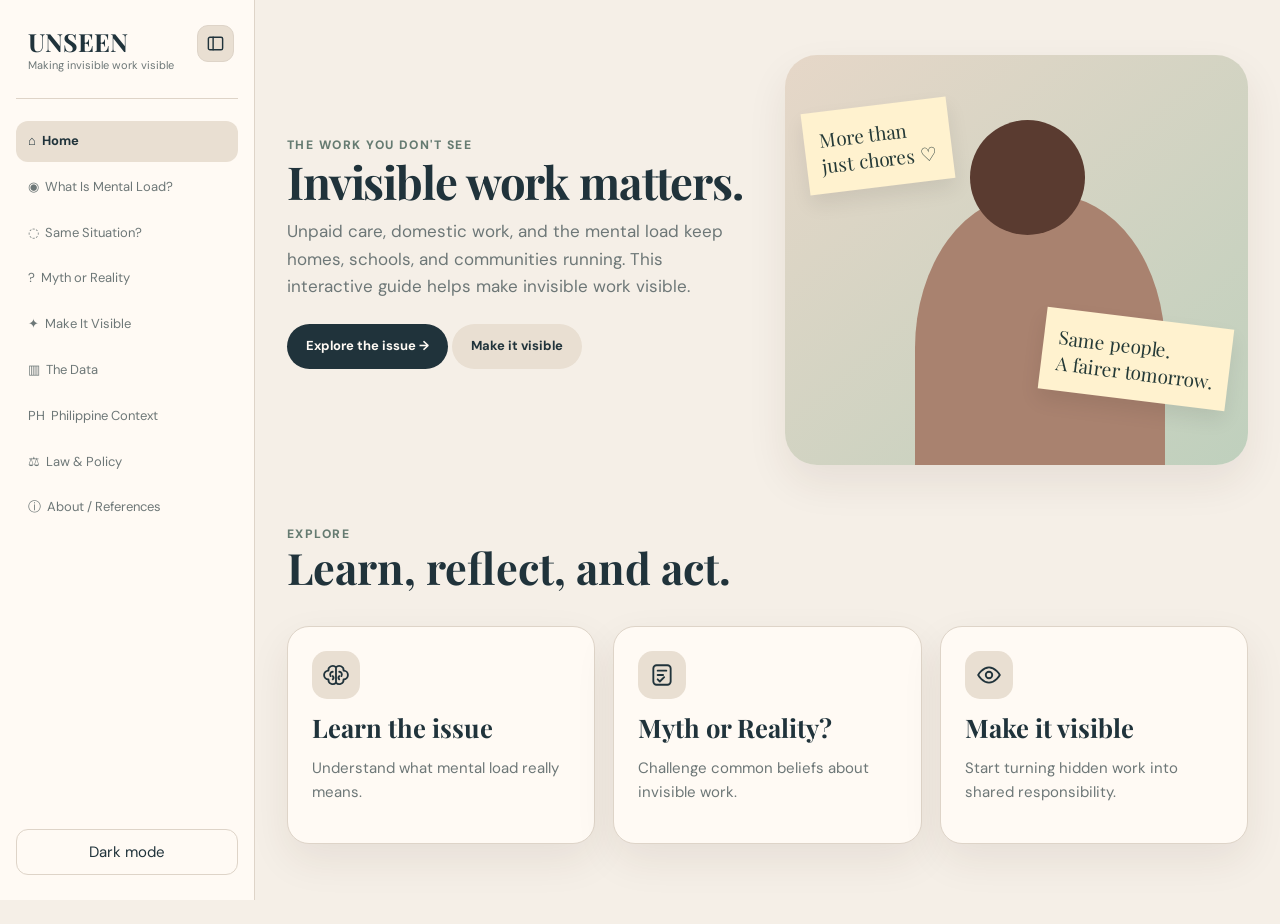
<file: index.html>
<!doctype html>
<html lang="en">
  <head>
    <meta charset="utf-8" />
    <meta name="viewport" content="width=device-width, initial-scale=1" />
    <title>
      Home | UNSEEN
    </title>
    <link rel="stylesheet" href="styles.css" />
  </head>
  <body>
    <div class="layout">
      <aside class="side" id="side">
        <div class="brand">
          <button class="sidebarToggle" id="sidebarToggle" type="button" aria-label="Hide sidebar" aria-controls="side" aria-expanded="true" title="Hide sidebar">
            <svg width="19" height="19" viewBox="0 0 24 24" fill="none" stroke="currentColor" stroke-width="1.8" stroke-linecap="round" stroke-linejoin="round" aria-hidden="true">
              <rect x="3" y="4" width="18" height="16" rx="2"/>
              <path d="M9 4v16"/>
            </svg>
          </button>
          UNSEEN
          <small>
            Making invisible work visible
          </small>
        </div>
        <nav>
          <a class="active" href="index.html">
            ⌂ &nbsp;Home
          </a>
          <a href="issue.html">
            ◉ &nbsp;What Is Mental Load?
          </a>
          <a href="scenarios.html">
            ◌ &nbsp;Same Situation?
          </a>
          <a href="myth.html">
            ? &nbsp;Myth or Reality
          </a>
          <a href="visible.html">
            ✦ &nbsp;Make It Visible
          </a>
          <a href="data.html">
            ▥ &nbsp;The Data
          </a>
          <a href="philippines.html">
            PH &nbsp;Philippine Context
          </a>
          <a href="laws.html">
            ⚖ &nbsp;Law & Policy
          </a>
          <a href="about.html">
            ⓘ &nbsp;About / References
          </a>
        </nav>
        <div class="side-bottom">
          <button class="theme" id="theme">
            Dark mode
          </button>
        </div>
      </aside>
      <main class="main">
        <button class="sidebarReveal" id="sidebarReveal" type="button" aria-label="Show sidebar" aria-controls="side" title="Show sidebar">
          <svg width="19" height="19" viewBox="0 0 24 24" fill="none" stroke="currentColor" stroke-width="1.8" stroke-linecap="round" stroke-linejoin="round" aria-hidden="true">
            <rect x="3" y="4" width="18" height="16" rx="2"/>
            <path d="M9 4v16"/>
          </svg>
        </button>
        <button class="mobileMenu" id="menu" type="button" aria-label="Open navigation" aria-expanded="false" aria-controls="side">
          ☰
        </button>
        <div class="wrap">
          <section class="hero">
            <div>
              <div class="eyebrow">
                The work you don't see
              </div>
              <h1>
                Invisible work matters.
              </h1>
              <p class="lead">
                Unpaid care, domestic work, and the mental load keep homes,
                schools, and communities running. This interactive guide helps
                make invisible work visible.
              </p>
              <p>
                <a class="btn" href="issue.html">
                  Explore the issue →
                </a>
                <a class="btn alt" href="visible.html">
                  Make it visible
                </a>
              </p>
            </div>
            <div class="art">
              <div class="note n1">
                More than
                <br />
                just chores ♡
              </div>
              <div class="note n2">
                Same people.
                <br />
                A fairer tomorrow.
              </div>
            </div>
          </section>
          <div class="head">
            <div>
              <div class="eyebrow">
                Explore
              </div>
              <h2>
                Learn, reflect, and act.
              </h2>
            </div>
          </div>
          <div class="grid">
            <a class="card" href="issue.html">
              <div class="icon">
                <svg class="unseen-line-icon" viewBox="0 0 24 24" fill="none" stroke="currentColor" stroke-width="1.7" stroke-linecap="round" stroke-linejoin="round" aria-hidden="true">
                  <path d="M12 5a4 4 0 0 0-7 3 4 4 0 0 0 0 8 4 4 0 0 0 7 3zM12 5a4 4 0 0 1 7 3 4 4 0 0 1 0 8 4 4 0 0 1-7 3zM9 9c-2 0-3 2-2 4m2 3c1-1 1-2 0-3m6-4c2 0 3 2 2 4m-2 3c-1-1-1-2 0-3"/>
                </svg>
              </div>
              <h3>
                Learn the issue
              </h3>
              <p>
                Understand what mental load really means.
              </p>
            </a>
            <a class="card" href="myth.html">
              <div class="icon">
                <svg class="unseen-line-icon" viewBox="0 0 24 24" fill="none" stroke="currentColor" stroke-width="1.7" stroke-linecap="round" stroke-linejoin="round" aria-hidden="true">
                  <rect x="4" y="3" width="16" height="18" rx="3"/>
                  <path d="M8 8h8M8 12h5M8 16l2 2 4-4"/>
                </svg>
              </div>
              <h3>
                Myth or Reality?
              </h3>
              <p>
                Challenge common beliefs about invisible work.
              </p>
            </a>
            <a class="card" href="visible.html">
              <div class="icon">
                <svg class="unseen-line-icon" viewBox="0 0 24 24" fill="none" stroke="currentColor" stroke-width="1.7" stroke-linecap="round" stroke-linejoin="round" aria-hidden="true">
                  <path d="M2 12s4-7 10-7 10 7 10 7-4 7-10 7S2 12 2 12z"/>
                  <circle cx="12" cy="12" r="3"/>
                </svg>
              </div>
              <h3>
                Make it visible
              </h3>
              <p>
                Start turning hidden work into shared responsibility.
              </p>
            </a>
          </div>
        </div>
      </main>
    </div>
    <script src="script.js">
    </script>
  </body>
</html>
</file>
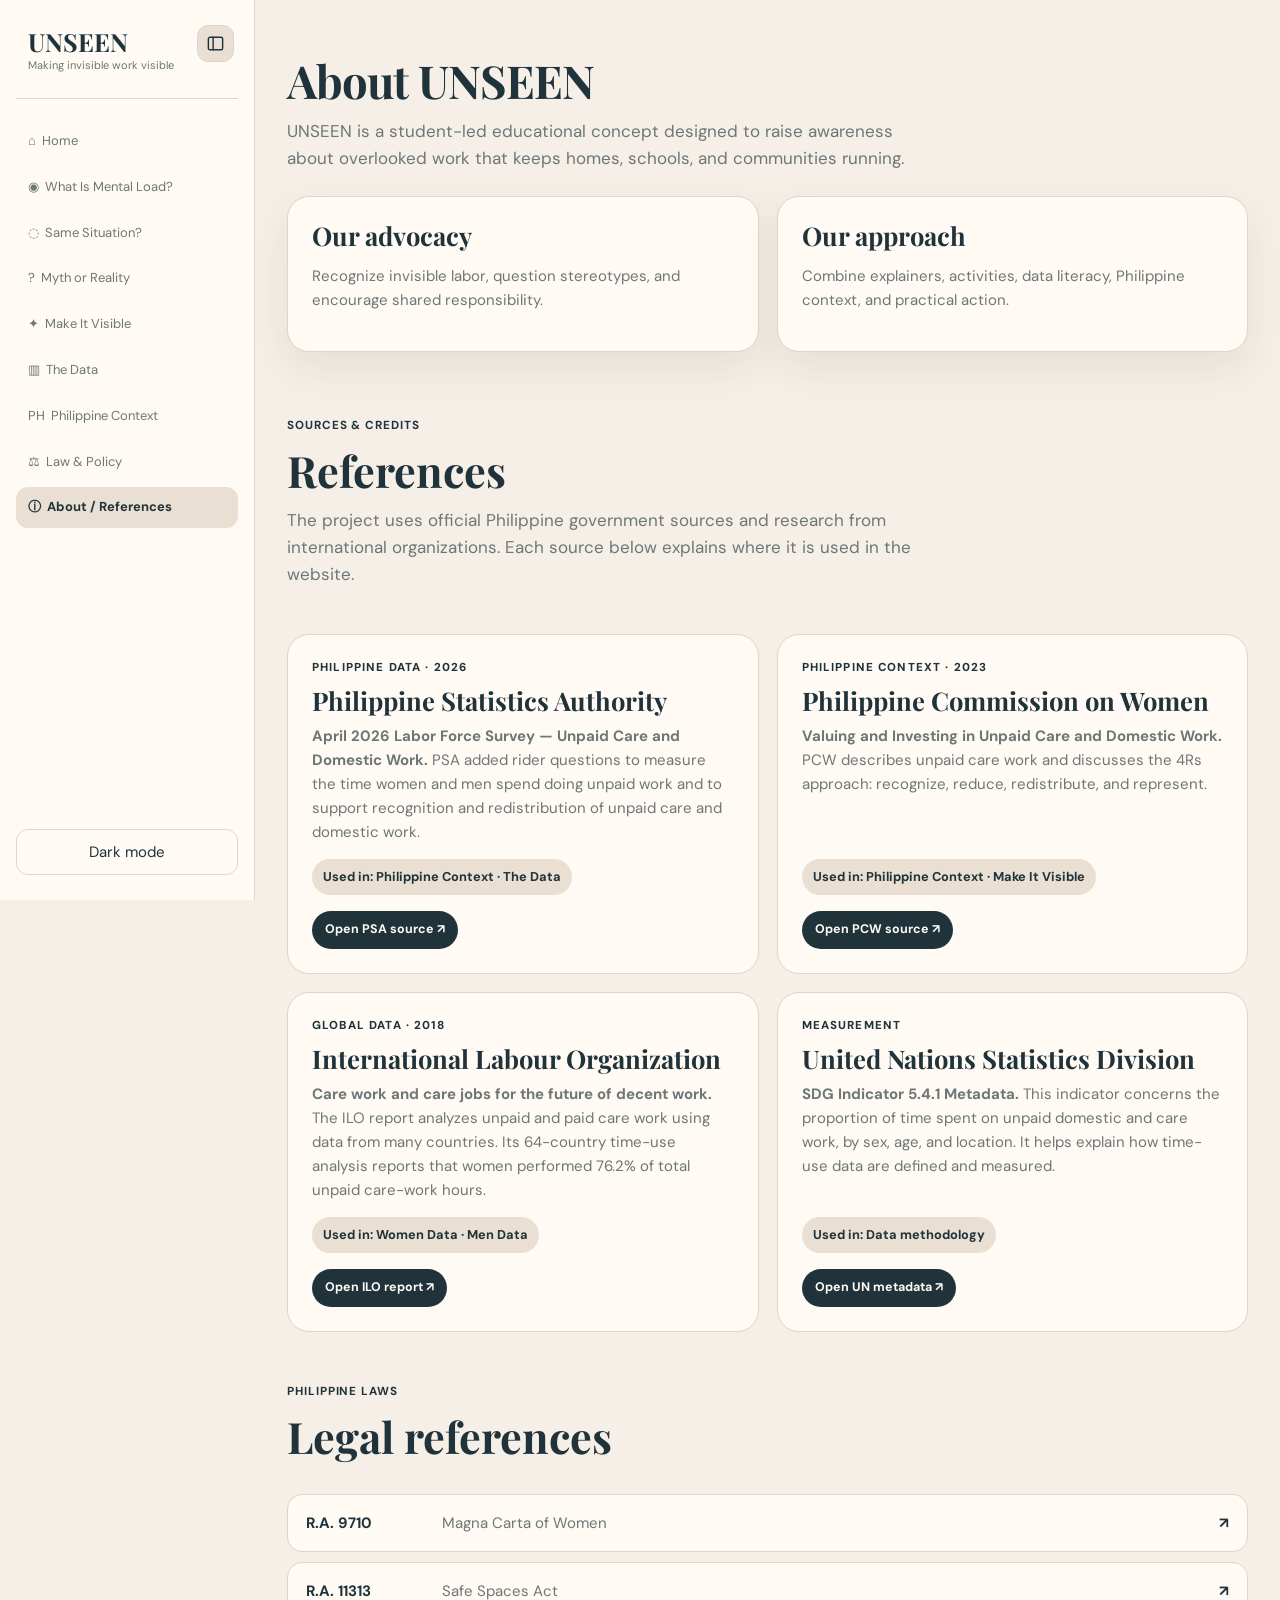
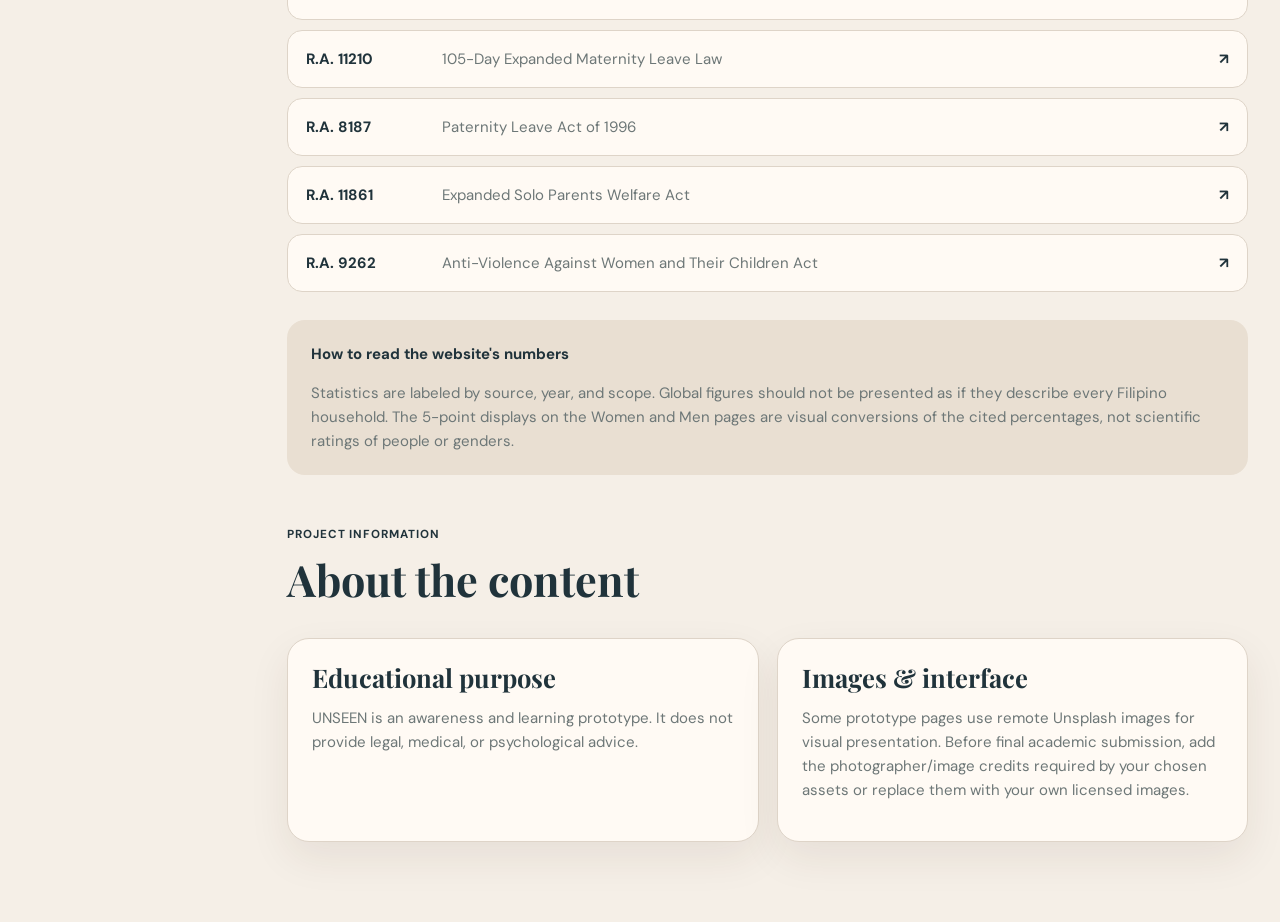
<file: about.html>
<!doctype html>
<html lang="en">
  <head>
    <meta charset="utf-8" />
    <meta name="viewport" content="width=device-width, initial-scale=1" />
    <title>
      About / References | UNSEEN
    </title>
    <link rel="stylesheet" href="styles.css" />
  </head>
  <body>
    <div class="layout">
      <aside class="side" id="side">
        <div class="brand">
          <button class="sidebarToggle" id="sidebarToggle" type="button" aria-label="Hide sidebar" aria-controls="side" aria-expanded="true" title="Hide sidebar">
            <svg width="19" height="19" viewBox="0 0 24 24" fill="none" stroke="currentColor" stroke-width="1.8" stroke-linecap="round" stroke-linejoin="round" aria-hidden="true">
              <rect x="3" y="4" width="18" height="16" rx="2"/>
              <path d="M9 4v16"/>
            </svg>
          </button>
          UNSEEN
          <small>
            Making invisible work visible
          </small>
        </div>
        <nav>
          <a href="index.html">
            ⌂ &nbsp;Home
          </a>
          <a href="issue.html">
            ◉ &nbsp;What Is Mental Load?
          </a>
          <a href="scenarios.html">
            ◌ &nbsp;Same Situation?
          </a>
          <a href="myth.html">
            ? &nbsp;Myth or Reality
          </a>
          <a href="visible.html">
            ✦ &nbsp;Make It Visible
          </a>
          <a href="data.html">
            ▥ &nbsp;The Data
          </a>
          <a href="philippines.html">
            PH &nbsp;Philippine Context
          </a>
          <a href="laws.html">
            ⚖ &nbsp;Law & Policy
          </a>
          <a class="active" href="about.html">
            ⓘ &nbsp;About / References
          </a>
        </nav>
        <div class="side-bottom">
          <button class="theme" id="theme">
            Dark mode
          </button>
        </div>
      </aside>
      <main class="main">
        <button class="sidebarReveal" id="sidebarReveal" type="button" aria-label="Show sidebar" aria-controls="side" title="Show sidebar">
          <svg width="19" height="19" viewBox="0 0 24 24" fill="none" stroke="currentColor" stroke-width="1.8" stroke-linecap="round" stroke-linejoin="round" aria-hidden="true">
            <rect x="3" y="4" width="18" height="16" rx="2"/>
            <path d="M9 4v16"/>
          </svg>
        </button>
        <button class="mobileMenu" id="menu" type="button" aria-label="Open navigation" aria-expanded="false" aria-controls="side">
          ☰
        </button>
        <div class="wrap">
          <h1>
            About UNSEEN
          </h1>
          <p class="lead">
            UNSEEN is a student-led educational concept designed to raise
            awareness about overlooked work that keeps homes, schools, and
            communities running.
          </p>
          <div class="grid two">
            <div class="card">
              <h3>
                Our advocacy
              </h3>
              <p>
                Recognize invisible labor, question stereotypes, and encourage
                shared responsibility.
              </p>
            </div>
            <div class="card">
              <h3>
                Our approach
              </h3>
              <p>
                Combine explainers, activities, data literacy, Philippine
                context, and practical action.
              </p>
            </div>
          </div>
          <div class="head">
            <div>
              <span class="data-kicker">
                SOURCES &amp; CREDITS
              </span>
              <h2>
                References
              </h2>
              <p class="lead">
                The project uses official Philippine government sources and research from international organizations. Each source below explains where it is used in the website.
              </p>
            </div>
          </div>
          <div class="reference-grid">
            <article class="reference-card">
              <span class="reference-type">
                PHILIPPINE DATA · 2026
              </span>
              <h3>
                Philippine Statistics Authority
              </h3>
              <p>
                <strong>
                  April 2026 Labor Force Survey — Unpaid Care and Domestic Work.
                </strong>
                PSA added rider questions to measure the time women and men spend doing unpaid work and to support recognition and redistribution of unpaid care and domestic work.
              </p>
              <div class="reference-used">
                Used in: Philippine Context · The Data
              </div>
              <a class="btn small" href="https://rsso08.psa.gov.ph/content/conduct-april-2026-labor-force-survey-rider-questions-informal-statistics-and-unpaid-care" target="_blank" rel="noopener noreferrer">
                Open PSA source ↗
              </a>
            </article>
            <article class="reference-card">
              <span class="reference-type">
                PHILIPPINE CONTEXT · 2023
              </span>
              <h3>
                Philippine Commission on Women
              </h3>
              <p>
                <strong>
                  Valuing and Investing in Unpaid Care and Domestic Work.
                </strong>
                PCW describes unpaid care work and discusses the 4Rs approach: recognize, reduce, redistribute, and represent.
              </p>
              <div class="reference-used">
                Used in: Philippine Context · Make It Visible
              </div>
              <a class="btn small" href="https://pcw.gov.ph/care-on-care-work-ph-holds-consultation-on-valuing-and-investing-in-unpaid-care-and-domestic-work/" target="_blank" rel="noopener noreferrer">
                Open PCW source ↗
              </a>
            </article>
            <article class="reference-card">
              <span class="reference-type">
                GLOBAL DATA · 2018
              </span>
              <h3>
                International Labour Organization
              </h3>
              <p>
                <strong>
                  Care work and care jobs for the future of decent work.
                </strong>
                The ILO report analyzes unpaid and paid care work using data from many countries. Its 64-country time-use analysis reports that women performed 76.2% of total unpaid care-work hours.
              </p>
              <div class="reference-used">
                Used in: Women Data · Men Data
              </div>
              <a class="btn small" href="https://www.ilo.org/publications/major-publications/care-work-and-care-jobs-future-decent-work" target="_blank" rel="noopener noreferrer">
                Open ILO report ↗
              </a>
            </article>
            <article class="reference-card">
              <span class="reference-type">
                MEASUREMENT
              </span>
              <h3>
                United Nations Statistics Division
              </h3>
              <p>
                <strong>
                  SDG Indicator 5.4.1 Metadata.
                </strong>
                This indicator concerns the proportion of time spent on unpaid domestic and care work, by sex, age, and location. It helps explain how time-use data are defined and measured.
              </p>
              <div class="reference-used">
                Used in: Data methodology
              </div>
              <a class="btn small" href="https://unstats.un.org/sdgs/metadata/files/Metadata-05-04-01.pdf" target="_blank" rel="noopener noreferrer">
                Open UN metadata ↗
              </a>
            </article>
          </div>
          <div class="head reference-section-head">
            <div>
              <span class="data-kicker">
                PHILIPPINE LAWS
              </span>
              <h2>
                Legal references
              </h2>
            </div>
          </div>
          <div class="reference-law-list">
            <a href="https://lawphil.net/statutes/repacts/ra2009/ra_9710_2009.html" target="_blank" rel="noopener noreferrer">
              <strong>
                R.A. 9710
              </strong>
              <span>
                Magna Carta of Women
              </span>
              <b>
                ↗
              </b>
            </a>
            <a href="https://lawphil.net/statutes/repacts/ra2019/ra_11313_2019.html" target="_blank" rel="noopener noreferrer">
              <strong>
                R.A. 11313
              </strong>
              <span>
                Safe Spaces Act
              </span>
              <b>
                ↗
              </b>
            </a>
            <a href="https://lawphil.net/statutes/repacts/ra2019/ra_11210_2019.html" target="_blank" rel="noopener noreferrer">
              <strong>
                R.A. 11210
              </strong>
              <span>
                105-Day Expanded Maternity Leave Law
              </span>
              <b>
                ↗
              </b>
            </a>
            <a href="https://lawphil.net/statutes/repacts/ra1996/ra_8187_1996.html" target="_blank" rel="noopener noreferrer">
              <strong>
                R.A. 8187
              </strong>
              <span>
                Paternity Leave Act of 1996
              </span>
              <b>
                ↗
              </b>
            </a>
            <a href="https://lawphil.net/statutes/repacts/ra2022/ra_11861_2022.html" target="_blank" rel="noopener noreferrer">
              <strong>
                R.A. 11861
              </strong>
              <span>
                Expanded Solo Parents Welfare Act
              </span>
              <b>
                ↗
              </b>
            </a>
            <a href="https://lawphil.net/statutes/repacts/ra2004/ra_9262_2004.html" target="_blank" rel="noopener noreferrer">
              <strong>
                R.A. 9262
              </strong>
              <span>
                Anti-Violence Against Women and Their Children Act
              </span>
              <b>
                ↗
              </b>
            </a>
          </div>
          <div class="reference-note">
            <strong>
              How to read the website's numbers
            </strong>
            <p>
              Statistics are labeled by source, year, and scope. Global figures should not be presented as if they describe every Filipino household. The 5-point displays on the Women and Men pages are visual conversions of the cited percentages, not scientific ratings of people or genders.
            </p>
          </div>
          <div class="head reference-section-head">
            <div>
              <span class="data-kicker">
                PROJECT INFORMATION
              </span>
              <h2>
                About the content
              </h2>
            </div>
          </div>
          <div class="grid two">
            <div class="card">
              <h3>
                Educational purpose
              </h3>
              <p>
                UNSEEN is an awareness and learning prototype. It does not provide legal, medical, or psychological advice.
              </p>
            </div>
            <div class="card">
              <h3>
                Images &amp; interface
              </h3>
              <p>
                Some prototype pages use remote Unsplash images for visual presentation. Before final academic submission, add the photographer/image credits required by your chosen assets or replace them with your own licensed images.
              </p>
            </div>
          </div>
        </div>
      </main>
    </div>
    <script src="script.js">
    </script>
  </body>
</html>
</file>
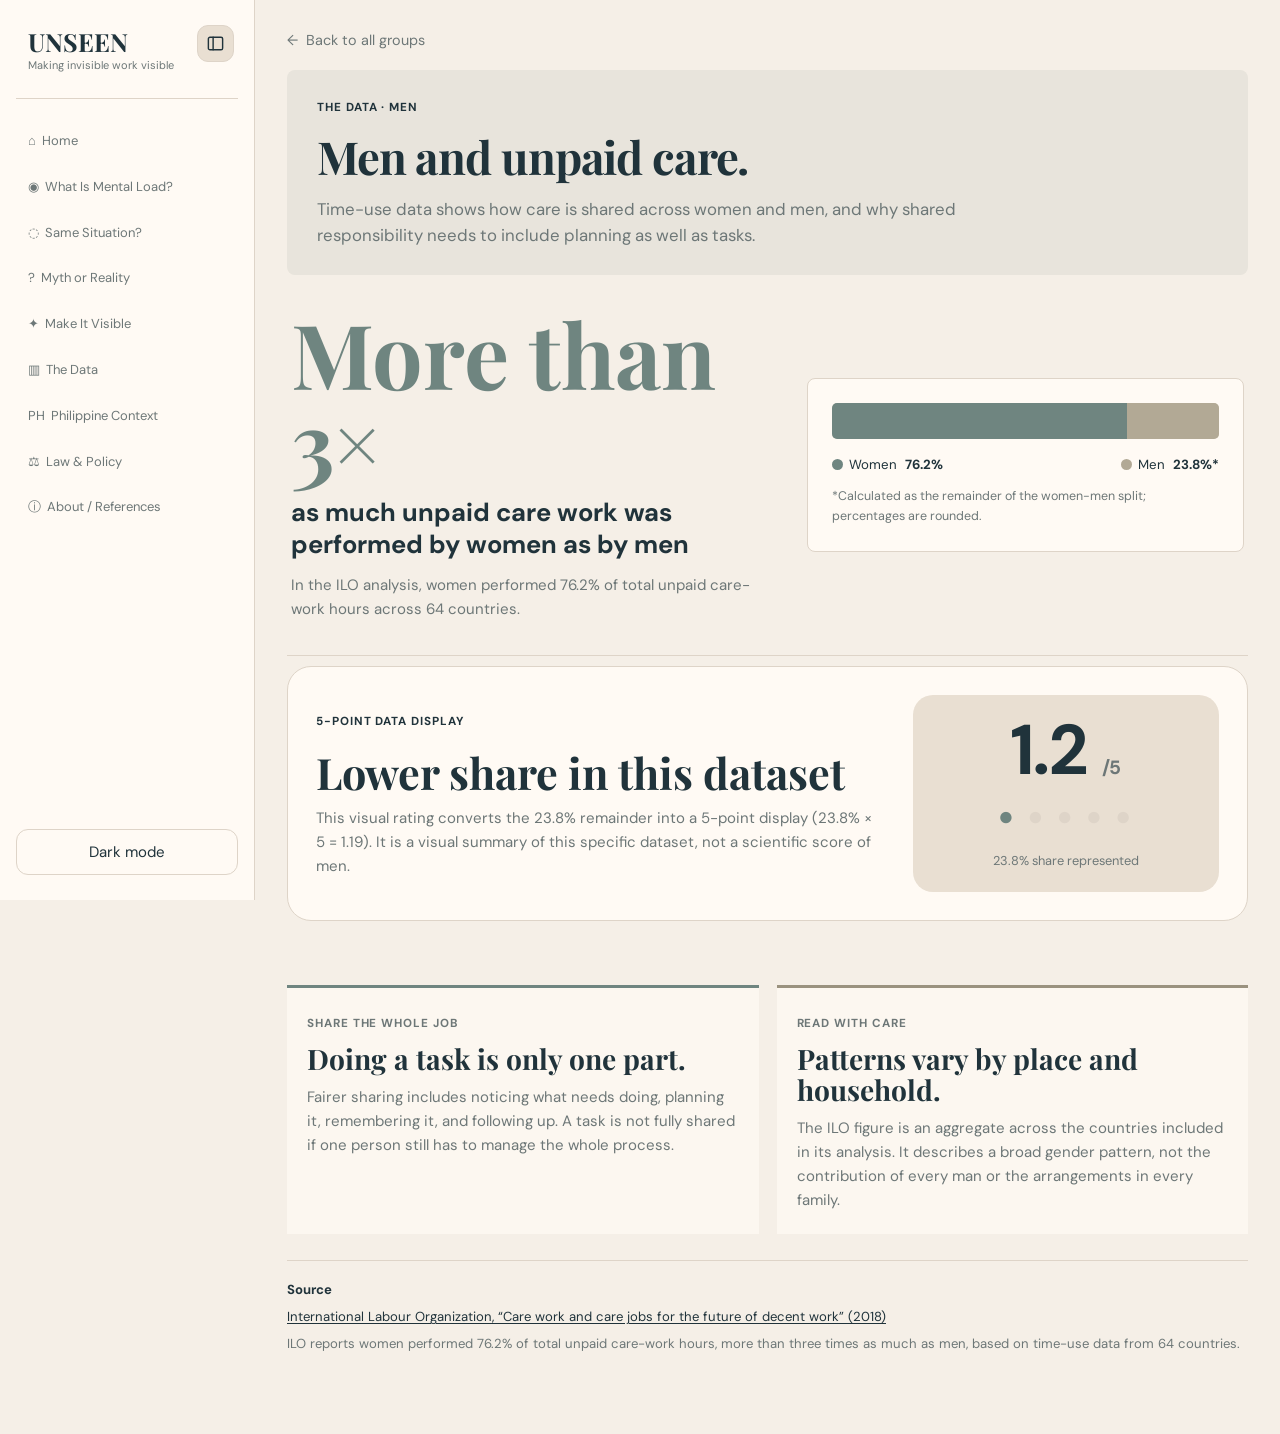
<file: data-men.html>
<!doctype html>
<html lang="en">
  <head>
    <meta charset="utf-8" />
    <meta name="viewport" content="width=device-width, initial-scale=1" />
    <title>
      Men and Unpaid Care | UNSEEN
    </title>
    <link rel="stylesheet" href="styles.css" />
  </head>
  <body>
    <div class="layout">
      <aside class="side" id="side">
        <div class="brand">
          <button class="sidebarToggle" id="sidebarToggle" type="button" aria-label="Hide sidebar" aria-controls="side" aria-expanded="true" title="Hide sidebar">
            <svg width="19" height="19" viewBox="0 0 24 24" fill="none" stroke="currentColor" stroke-width="1.8" stroke-linecap="round" stroke-linejoin="round" aria-hidden="true">
              <rect x="3" y="4" width="18" height="16" rx="2"/>
              <path d="M9 4v16"/>
            </svg>
          </button>
          UNSEEN
          <small>
            Making invisible work visible
          </small>
        </div>
        <nav>
          <a href="index.html">
            ⌂ &nbsp;Home
          </a>
          <a href="issue.html">
            ◉ &nbsp;What Is Mental Load?
          </a>
          <a href="scenarios.html">
            ◌ &nbsp;Same Situation?
          </a>
          <a href="myth.html">
            ? &nbsp;Myth or Reality
          </a>
          <a href="visible.html">
            ✦ &nbsp;Make It Visible
          </a>
          <a href="data.html">
            ▥ &nbsp;The Data
          </a>
          <a href="philippines.html">
            PH &nbsp;Philippine Context
          </a>
          <a href="laws.html">
            ⚖ &nbsp;Law & Policy
          </a>
          <a href="about.html">
            ⓘ &nbsp;About / References
          </a>
        </nav>
        <div class="side-bottom">
          <button class="theme" id="theme">
            Dark mode
          </button>
        </div>
      </aside>
      <main class="main">
        <button class="sidebarReveal" id="sidebarReveal" type="button" aria-label="Show sidebar" aria-controls="side" title="Show sidebar">
          <svg width="19" height="19" viewBox="0 0 24 24" fill="none" stroke="currentColor" stroke-width="1.8" stroke-linecap="round" stroke-linejoin="round" aria-hidden="true">
            <rect x="3" y="4" width="18" height="16" rx="2"/>
            <path d="M9 4v16"/>
          </svg>
        </button>
        <button class="mobileMenu" id="menu" type="button" aria-label="Open navigation" aria-expanded="false" aria-controls="side">
          ☰
        </button>
        <div class="wrap group-data-wrap">
          <a class="data-back-link" href="data.html">
            ← &nbsp;Back to all groups
          </a>
          <header class="group-data-header men-data-header">
            <span class="data-kicker">
              THE DATA · MEN
            </span>
            <h1>
              Men and unpaid care.
            </h1>
            <p>
              Time-use data shows how care is shared across women and men, and why shared responsibility needs to include planning as well as tasks.
            </p>
          </header>
          <section class="group-stat-layout" aria-labelledby="men-stat-title">
            <div class="group-stat-feature men-stat-feature">
              <span class="group-stat-number">
                More than 3×
              </span>
              <h2 id="men-stat-title">
                as much unpaid care work was performed by women as by men
              </h2>
              <p>
                In the ILO analysis, women performed 76.2% of total unpaid care-work hours across 64 countries.
              </p>
            </div>
            <div class="group-stat-visual" role="img" aria-label="Women performed 76.2 percent of unpaid care-work hours; men performed the remaining 23.8 percent in this women-men comparison">
              <div class="share-bar">
                <span>
                </span>
                <span>
                </span>
              </div>
              <div class="share-legend">
                <span>
                  <i class="legend-women">
                  </i>
                  Women
                  <strong>
                    76.2%
                  </strong>
                </span>
                <span>
                  <i class="legend-men">
                  </i>
                  Men
                  <strong>
                    23.8%*
                  </strong>
                </span>
              </div>
              <p>
                *Calculated as the remainder of the women-men split; percentages are rounded.
              </p>
            </div>
          </section>
          <section class="data-rating-panel" aria-label="Men data rating">
            <div>
              <span class="data-kicker">
                5-POINT DATA DISPLAY
              </span>
              <h2>
                Lower share in this dataset
              </h2>
              <p>
                This visual rating converts the 23.8% remainder into a 5-point display (23.8% × 5 = 1.19). It is a visual summary of this specific dataset, not a scientific score of men.
              </p>
            </div>
            <div class="rating-score">
              <strong>
                1.2
                <small>
                  /5
                </small>
              </strong>
              <div class="rating-dots" aria-hidden="true">
                <span class="rating-dot filled">
                  ●
                </span>
                <span class="rating-dot">
                  ●
                </span>
                <span class="rating-dot">
                  ●
                </span>
                <span class="rating-dot">
                  ●
                </span>
                <span class="rating-dot">
                  ●
                </span>
              </div>
              <span>
                23.8% share represented
              </span>
            </div>
          </section>
          <section class="group-context-grid">
            <article class="group-context-block">
              <span class="data-kicker">
                SHARE THE WHOLE JOB
              </span>
              <h2>
                Doing a task is only one part.
              </h2>
              <p>
                Fairer sharing includes noticing what needs doing, planning it, remembering it, and following up. A task is not fully shared if one person still has to manage the whole process.
              </p>
            </article>
            <article class="group-context-block">
              <span class="data-kicker">
                READ WITH CARE
              </span>
              <h2>
                Patterns vary by place and household.
              </h2>
              <p>
                The ILO figure is an aggregate across the countries included in its analysis. It describes a broad gender pattern, not the contribution of every man or the arrangements in every family.
              </p>
            </article>
          </section>
          <footer class="data-source">
            <strong>
              Source
            </strong>
            <a href="https://www.ilo.org/publications/major-publications/care-work-and-care-jobs-future-decent-work" target="_blank" rel="noreferrer">
              International Labour Organization, “Care work and care jobs for the future of decent work” (2018)
            </a>
            <span>
              ILO reports women performed 76.2% of total unpaid care-work hours, more than three times as much as men, based on time-use data from 64 countries.
            </span>
          </footer>
        </div>
      </main>
    </div>
    <script src="script.js">
    </script>
  </body>
</html>
</file>
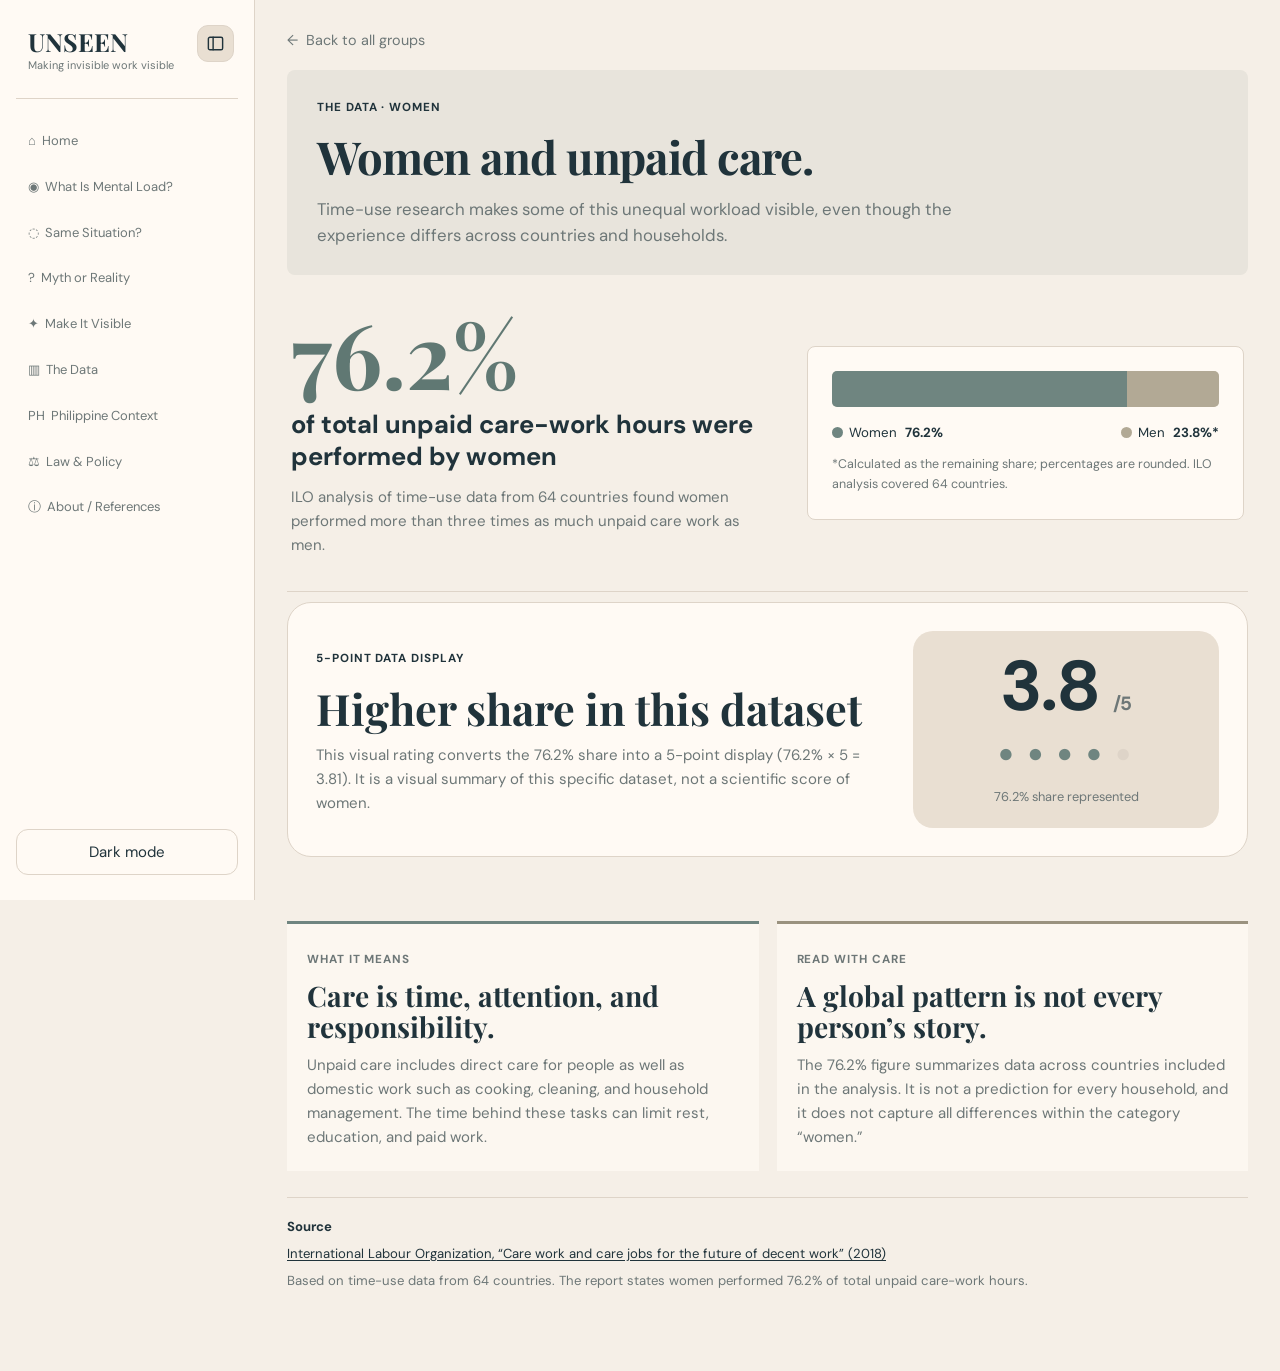
<file: data-women.html>
<!doctype html>
<html lang="en">
  <head>
    <meta charset="utf-8" />
    <meta name="viewport" content="width=device-width, initial-scale=1" />
    <title>
      Women and Unpaid Care | UNSEEN
    </title>
    <link rel="stylesheet" href="styles.css" />
  </head>
  <body>
    <div class="layout">
      <aside class="side" id="side">
        <div class="brand">
          <button class="sidebarToggle" id="sidebarToggle" type="button" aria-label="Hide sidebar" aria-controls="side" aria-expanded="true" title="Hide sidebar">
            <svg width="19" height="19" viewBox="0 0 24 24" fill="none" stroke="currentColor" stroke-width="1.8" stroke-linecap="round" stroke-linejoin="round" aria-hidden="true">
              <rect x="3" y="4" width="18" height="16" rx="2"/>
              <path d="M9 4v16"/>
            </svg>
          </button>
          UNSEEN
          <small>
            Making invisible work visible
          </small>
        </div>
        <nav>
          <a href="index.html">
            ⌂ &nbsp;Home
          </a>
          <a href="issue.html">
            ◉ &nbsp;What Is Mental Load?
          </a>
          <a href="scenarios.html">
            ◌ &nbsp;Same Situation?
          </a>
          <a href="myth.html">
            ? &nbsp;Myth or Reality
          </a>
          <a href="visible.html">
            ✦ &nbsp;Make It Visible
          </a>
          <a href="data.html">
            ▥ &nbsp;The Data
          </a>
          <a href="philippines.html">
            PH &nbsp;Philippine Context
          </a>
          <a href="laws.html">
            ⚖ &nbsp;Law & Policy
          </a>
          <a href="about.html">
            ⓘ &nbsp;About / References
          </a>
        </nav>
        <div class="side-bottom">
          <button class="theme" id="theme">
            Dark mode
          </button>
        </div>
      </aside>
      <main class="main">
        <button class="sidebarReveal" id="sidebarReveal" type="button" aria-label="Show sidebar" aria-controls="side" title="Show sidebar">
          <svg width="19" height="19" viewBox="0 0 24 24" fill="none" stroke="currentColor" stroke-width="1.8" stroke-linecap="round" stroke-linejoin="round" aria-hidden="true">
            <rect x="3" y="4" width="18" height="16" rx="2"/>
            <path d="M9 4v16"/>
          </svg>
        </button>
        <button class="mobileMenu" id="menu" type="button" aria-label="Open navigation" aria-expanded="false" aria-controls="side">
          ☰
        </button>
        <div class="wrap group-data-wrap">
          <a class="data-back-link" href="data.html">
            ← &nbsp;Back to all groups
          </a>
          <header class="group-data-header women-data-header">
            <span class="data-kicker">
              THE DATA · WOMEN
            </span>
            <h1>
              Women and unpaid care.
            </h1>
            <p>
              Time-use research makes some of this unequal workload visible, even though the experience differs across countries and households.
            </p>
          </header>
          <section class="group-stat-layout" aria-labelledby="women-stat-title">
            <div class="group-stat-feature">
              <span class="group-stat-number">
                76.2%
              </span>
              <h2 id="women-stat-title">
                of total unpaid care-work hours were performed by women
              </h2>
              <p>
                ILO analysis of time-use data from 64 countries found women performed more than three times as much unpaid care work as men.
              </p>
            </div>
            <div class="group-stat-visual" role="img" aria-label="Women performed 76.2 percent of unpaid care-work hours; men performed the remaining 23.8 percent in this women-men comparison">
              <div class="share-bar">
                <span>
                </span>
                <span>
                </span>
              </div>
              <div class="share-legend">
                <span>
                  <i class="legend-women">
                  </i>
                  Women
                  <strong>
                    76.2%
                  </strong>
                </span>
                <span>
                  <i class="legend-men">
                  </i>
                  Men
                  <strong>
                    23.8%*
                  </strong>
                </span>
              </div>
              <p>
                *Calculated as the remaining share; percentages are rounded. ILO analysis covered 64 countries.
              </p>
            </div>
          </section>
          <section class="data-rating-panel" aria-label="Women data rating">
            <div>
              <span class="data-kicker">
                5-POINT DATA DISPLAY
              </span>
              <h2>
                Higher share in this dataset
              </h2>
              <p>
                This visual rating converts the 76.2% share into a 5-point display (76.2% × 5 = 3.81). It is a visual summary of this specific dataset, not a scientific score of women.
              </p>
            </div>
            <div class="rating-score">
              <strong>
                3.8
                <small>
                  /5
                </small>
              </strong>
              <div class="rating-dots" aria-hidden="true">
                <span class="rating-dot filled">
                  ●
                </span>
                <span class="rating-dot filled">
                  ●
                </span>
                <span class="rating-dot filled">
                  ●
                </span>
                <span class="rating-dot filled">
                  ●
                </span>
                <span class="rating-dot">
                  ●
                </span>
              </div>
              <span>
                76.2% share represented
              </span>
            </div>
          </section>
          <section class="group-context-grid">
            <article class="group-context-block">
              <span class="data-kicker">
                WHAT IT MEANS
              </span>
              <h2>
                Care is time, attention, and responsibility.
              </h2>
              <p>
                Unpaid care includes direct care for people as well as domestic work such as cooking, cleaning, and household management. The time behind these tasks can limit rest, education, and paid work.
              </p>
            </article>
            <article class="group-context-block">
              <span class="data-kicker">
                READ WITH CARE
              </span>
              <h2>
                A global pattern is not every person’s story.
              </h2>
              <p>
                The 76.2% figure summarizes data across countries included in the analysis. It is not a prediction for every household, and it does not capture all differences within the category “women.”
              </p>
            </article>
          </section>
          <footer class="data-source">
            <strong>
              Source
            </strong>
            <a href="https://www.ilo.org/publications/major-publications/care-work-and-care-jobs-future-decent-work" target="_blank" rel="noreferrer">
              International Labour Organization, “Care work and care jobs for the future of decent work” (2018)
            </a>
            <span>
              Based on time-use data from 64 countries. The report states women performed 76.2% of total unpaid care-work hours.
            </span>
          </footer>
        </div>
      </main>
    </div>
    <script src="script.js">
    </script>
  </body>
</html>
</file>
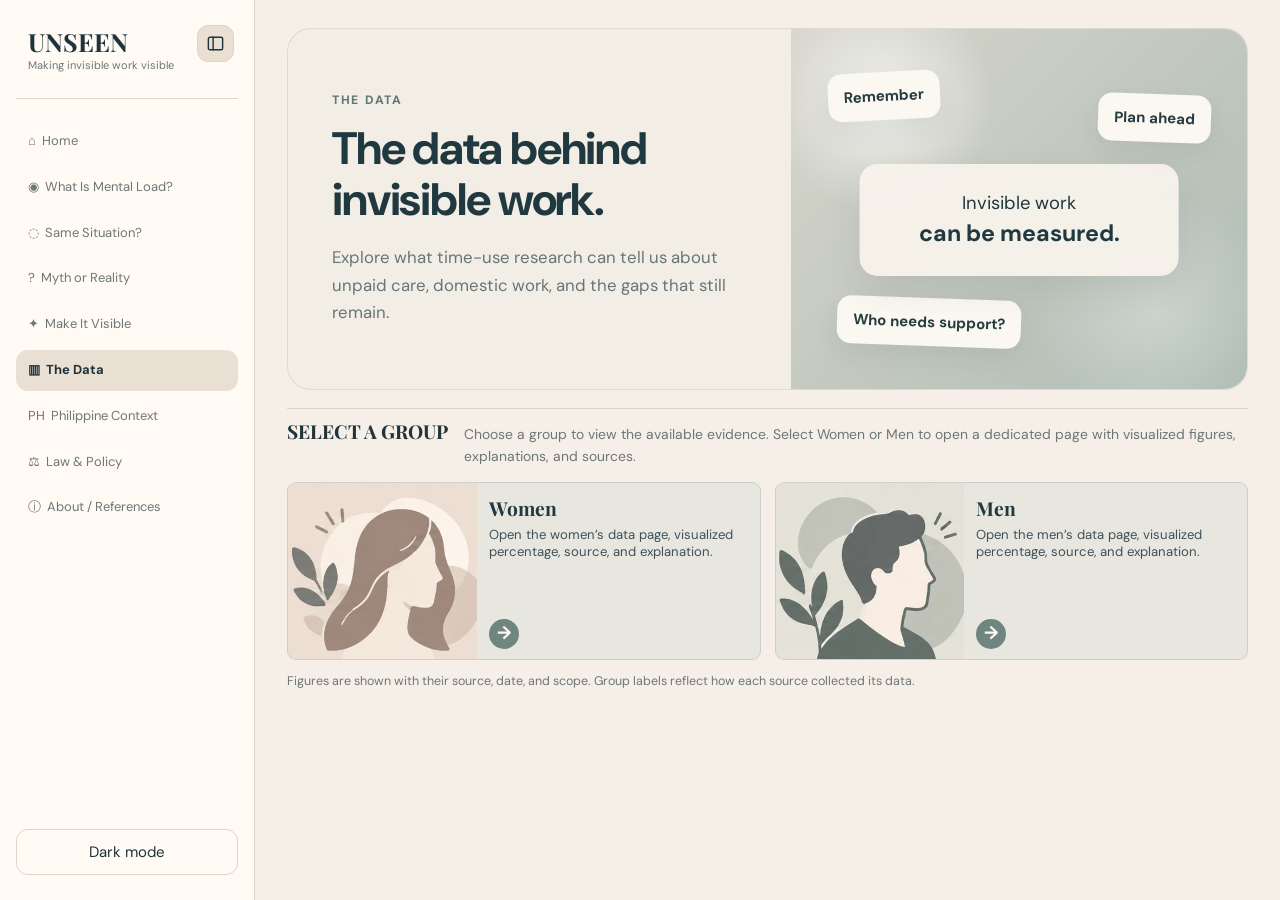
<file: data.html>
<!doctype html>
<html lang="en">
  <head>
    <meta charset="utf-8" />
    <meta name="viewport" content="width=device-width, initial-scale=1" />
    <title>
      The Data | UNSEEN
    </title>
    <link rel="stylesheet" href="styles.css" />
  </head>
  <body>
    <div class="layout">
      <aside class="side" id="side">
        <div class="brand">
          <button class="sidebarToggle" id="sidebarToggle" type="button" aria-label="Hide sidebar" aria-controls="side" aria-expanded="true" title="Hide sidebar">
            <svg width="19" height="19" viewBox="0 0 24 24" fill="none" stroke="currentColor" stroke-width="1.8" stroke-linecap="round" stroke-linejoin="round" aria-hidden="true">
              <rect x="3" y="4" width="18" height="16" rx="2"/>
              <path d="M9 4v16"/>
            </svg>
          </button>
          UNSEEN
          <small>
            Making invisible work visible
          </small>
        </div>
        <nav>
          <a href="index.html">
            ⌂ &nbsp;Home
          </a>
          <a href="issue.html">
            ◉ &nbsp;What Is Mental Load?
          </a>
          <a href="scenarios.html">
            ◌ &nbsp;Same Situation?
          </a>
          <a href="myth.html">
            ? &nbsp;Myth or Reality
          </a>
          <a href="visible.html">
            ✦ &nbsp;Make It Visible
          </a>
          <a class="active" href="data.html">
            ▥ &nbsp;The Data
          </a>
          <a href="philippines.html">
            PH &nbsp;Philippine Context
          </a>
          <a href="laws.html">
            ⚖ &nbsp;Law & Policy
          </a>
          <a href="about.html">
            ⓘ &nbsp;About / References
          </a>
        </nav>
        <div class="side-bottom">
          <button class="theme" id="theme">
            Dark mode
          </button>
        </div>
      </aside>
      <main class="main">
        <button class="sidebarReveal" id="sidebarReveal" type="button" aria-label="Show sidebar" aria-controls="side" title="Show sidebar">
          <svg width="19" height="19" viewBox="0 0 24 24" fill="none" stroke="currentColor" stroke-width="1.8" stroke-linecap="round" stroke-linejoin="round" aria-hidden="true">
            <rect x="3" y="4" width="18" height="16" rx="2"/>
            <path d="M9 4v16"/>
          </svg>
        </button>
        <button class="mobileMenu" id="menu" type="button" aria-label="Open navigation" aria-expanded="false" aria-controls="side">
          ☰
        </button>
        <div class="wrap data-wrap">
          <section class="data-hero data-hero-clean">
            <div class="data-hero-copy">
              <span class="eyebrow">
                THE DATA
              </span>
              <h1>
                The data behind invisible work.
              </h1>
              <p>
                Explore what time-use research can tell us about unpaid care, domestic work, and the gaps that still remain.
              </p>
            </div>
            <div class="data-hero-visual" aria-label="Illustration representing invisible mental work">
              <span class="thought-note note-a">
                Remember
              </span>
              <span class="thought-note note-b">
                Plan ahead
              </span>
              <span class="thought-note note-c">
                Who needs support?
              </span>
              <div class="visual-message">
                Invisible work
                <br>
                <strong>
                  can be measured.
                </strong>
              </div>
            </div>
          </section>
          <section class="data-group-section" aria-labelledby="data-group-heading">
            <div class="data-group-heading">
              <h2 id="data-group-heading">
                Select a group
              </h2>
              <p>
                Choose a group to view the available evidence. Select Women or Men to open a dedicated page with visualized figures, explanations, and sources.
              </p>
            </div>
            <div class="data-group-grid">
              <a class="data-group-card women-group" href="data-women.html">
                <img src="assets/women-illustration.webp" alt="Neutral vector illustration representing women" />
                <span class="data-group-copy">
                  <strong>
                    Women
                  </strong>
                  <span>
                    Open the women’s data page, visualized percentage, source, and explanation.
                  </span>
                  <b aria-hidden="true">
                    →
                  </b>
                </span>
              </a>
              <a class="data-group-card men-group" href="data-men.html">
                <img src="assets/men-illustration.webp" alt="Neutral vector illustration representing men" />
                <span class="data-group-copy">
                  <strong>
                    Men
                  </strong>
                  <span>
                    Open the men’s data page, visualized percentage, source, and explanation.
                  </span>
                  <b aria-hidden="true">
                    →
                  </b>
                </span>
              </a>
            </div>
          </section>
          <p class="data-method-note">
            Figures are shown with their source, date, and scope. Group labels reflect how each source collected its data.
          </p>
        </div>
      </main>
    </div>
    <script src="script.js">
    </script>
  </body>
</html>
</file>
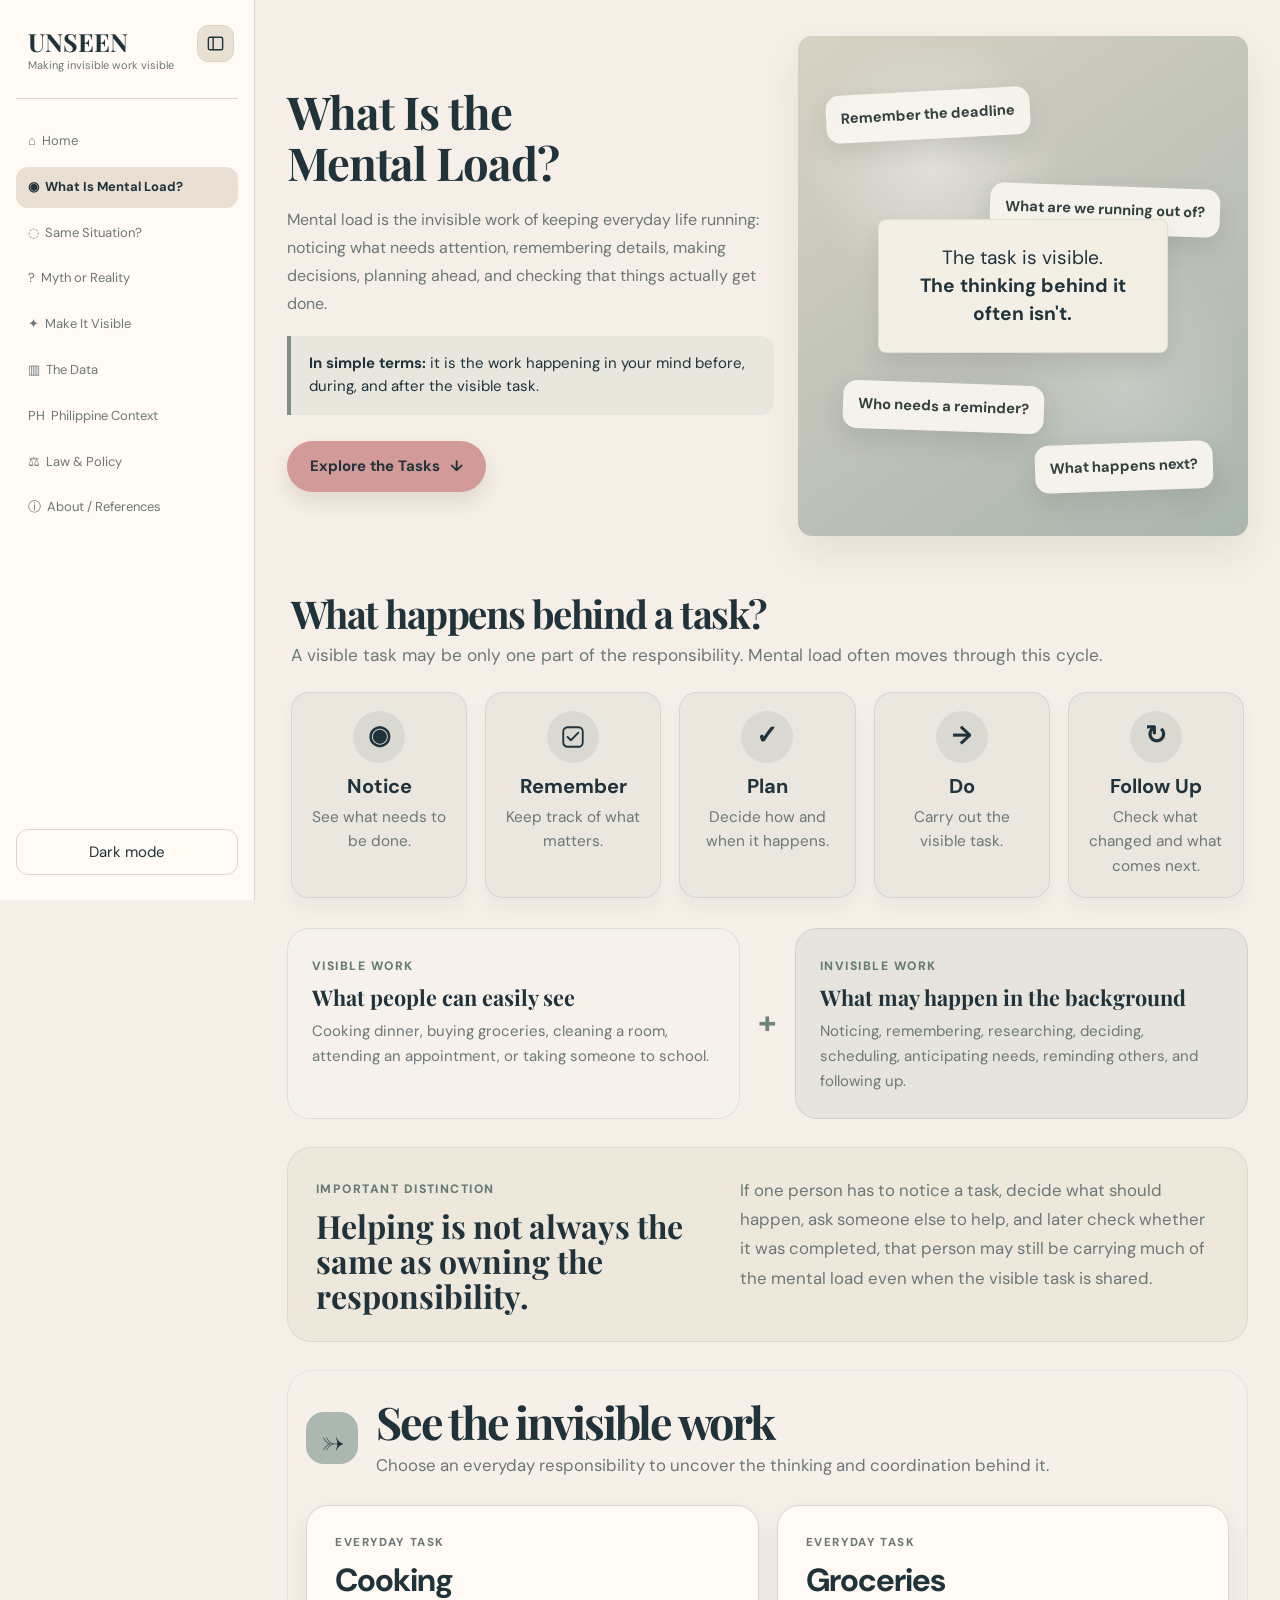
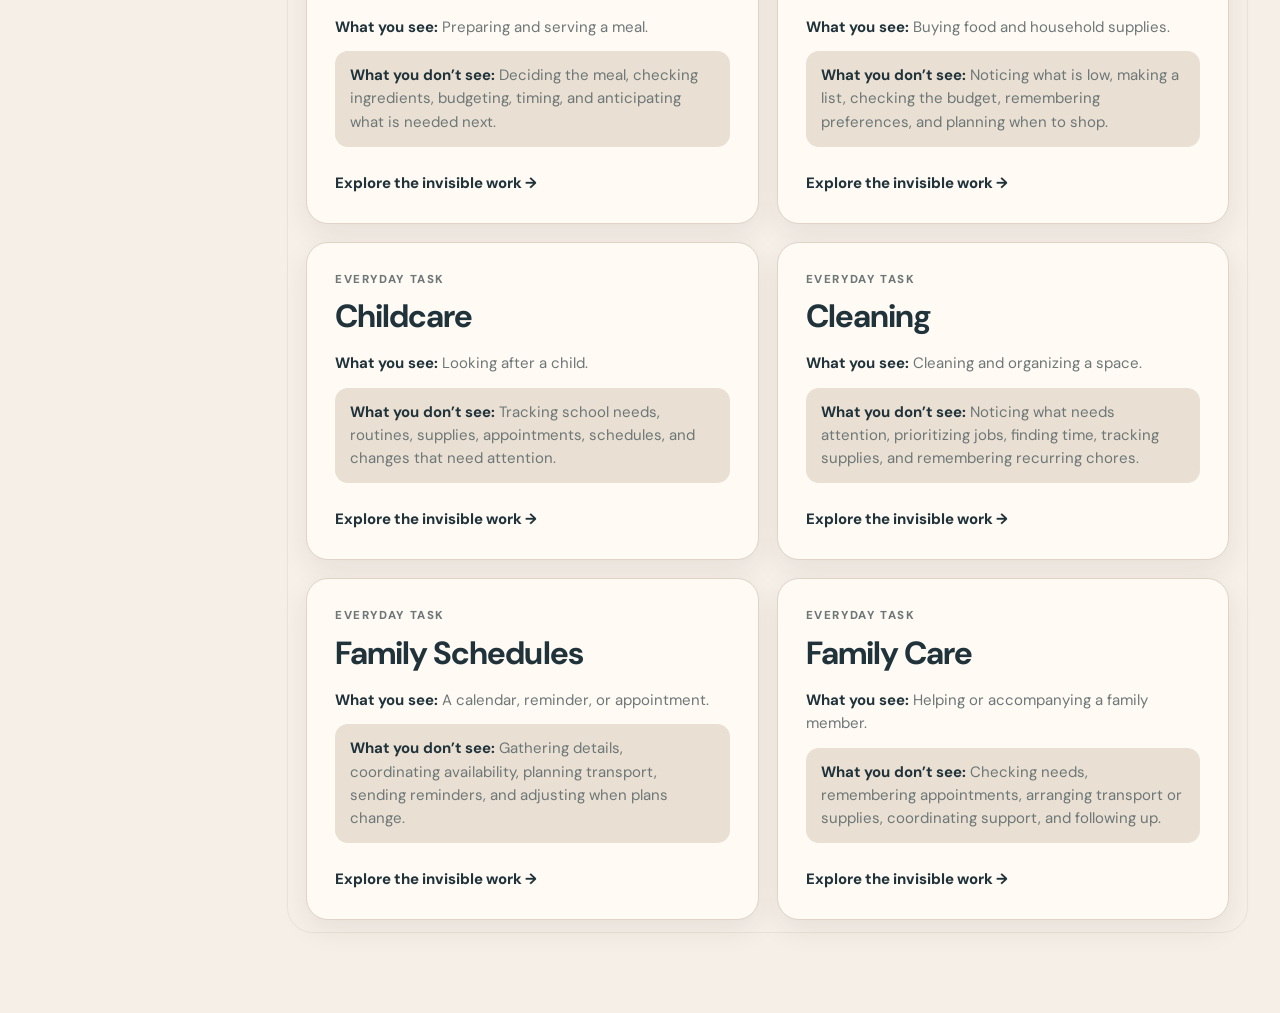
<file: issue.html>
<!doctype html>
<html lang="en">
  <head>
    <meta charset="utf-8" />
    <meta name="viewport" content="width=device-width, initial-scale=1" />
    <title>
      What Is Mental Load? | UNSEEN
    </title>
    <link rel="stylesheet" href="styles.css" />
  </head>
  <body>
    <div class="layout">
      <aside class="side" id="side">
        <div class="brand">
          <button class="sidebarToggle" id="sidebarToggle" type="button" aria-label="Hide sidebar" aria-controls="side" aria-expanded="true" title="Hide sidebar">
            <svg width="19" height="19" viewBox="0 0 24 24" fill="none" stroke="currentColor" stroke-width="1.8" stroke-linecap="round" stroke-linejoin="round" aria-hidden="true">
              <rect x="3" y="4" width="18" height="16" rx="2"/>
              <path d="M9 4v16"/>
            </svg>
          </button>
          UNSEEN
          <small>
            Making invisible work visible
          </small>
        </div>
        <nav>
          <a href="index.html">
            ⌂ &nbsp;Home
          </a>
          <a class="active" href="issue.html">
            ◉ &nbsp;What Is Mental Load?
          </a>
          <a href="scenarios.html">
            ◌ &nbsp;Same Situation?
          </a>
          <a href="myth.html">
            ? &nbsp;Myth or Reality
          </a>
          <a href="visible.html">
            ✦ &nbsp;Make It Visible
          </a>
          <a href="data.html">
            ▥ &nbsp;The Data
          </a>
          <a href="philippines.html">
            PH &nbsp;Philippine Context
          </a>
          <a href="laws.html">
            ⚖ &nbsp;Law & Policy
          </a>
          <a href="about.html">
            ⓘ &nbsp;About / References
          </a>
        </nav>
        <div class="side-bottom">
          <button class="theme" id="theme">
            Dark mode
          </button>
        </div>
      </aside>
      <main class="main">
        <button class="sidebarReveal" id="sidebarReveal" type="button" aria-label="Show sidebar" aria-controls="side" title="Show sidebar">
          <svg width="19" height="19" viewBox="0 0 24 24" fill="none" stroke="currentColor" stroke-width="1.8" stroke-linecap="round" stroke-linejoin="round" aria-hidden="true">
            <rect x="3" y="4" width="18" height="16" rx="2"/>
            <path d="M9 4v16"/>
          </svg>
        </button>
        <button class="mobileMenu" id="menu" type="button" aria-label="Open navigation" aria-expanded="false" aria-controls="side">
          ☰
        </button>
        <div class="wrap issue-wrap">
          <section class="issue-hero">
            <div class="issue-copy">
              <h1>
                What Is the
                <br />
                Mental Load?
              </h1>
              <p>
                Mental load is the invisible work of keeping everyday life running: noticing what needs attention, remembering details, making decisions, planning ahead, and checking that things actually get done.
              </p>
              <div class="issue-definition">
                <strong>
                  In simple terms:
                </strong>
                it is the work happening in your mind before, during, and after the visible task.
              </div>
              <a href="#tasks" class="issue-cta">
                Explore the Tasks
                <span>
                  ↓
                </span>
              </a>
            </div>
            <div class="issue-art issue-art-concept" aria-label="Illustration of visible tasks and invisible mental work">
              <div class="thought-chip chip-one">
                Remember the deadline
              </div>
              <div class="thought-chip chip-two">
                What are we running out of?
              </div>
              <div class="thought-chip chip-three">
                Who needs a reminder?
              </div>
              <div class="thought-chip chip-four">
                What happens next?
              </div>
              <div class="issue-note">
                The task is visible.
                <br />
                <strong>
                  The thinking behind it often isn't.
                </strong>
              </div>
            </div>
          </section>
          <section class="how-it-works">
            <h2>
              What happens behind a task?
            </h2>
            <p class="subhead">
              A visible task may be only one part of the responsibility. Mental load often moves through this cycle.
            </p>
            <div class="step-grid">
              <article class="step-card">
                <div class="step-icon">
                  ◉
                </div>
                <h3>
                  Notice
                </h3>
                <p>
                  See what needs to be done.
                </p>
              </article>
              <article class="step-card">
                <div class="step-icon">
                  <svg class="unseen-line-icon" viewBox="0 0 24 24" fill="none" stroke="currentColor" stroke-width="1.7" stroke-linecap="round" stroke-linejoin="round" aria-hidden="true">
                    <rect x="3" y="3" width="18" height="18" rx="4"/>
                    <path d="m7 12 3 3 7-7"/>
                  </svg>
                </div>
                <h3>
                  Remember
                </h3>
                <p>
                  Keep track of what matters.
                </p>
              </article>
              <article class="step-card">
                <div class="step-icon">
                  ✓
                </div>
                <h3>
                  Plan
                </h3>
                <p>
                  Decide how and when it happens.
                </p>
              </article>
              <article class="step-card">
                <div class="step-icon">
                  →
                </div>
                <h3>
                  Do
                </h3>
                <p>
                  Carry out the visible task.
                </p>
              </article>
              <article class="step-card">
                <div class="step-icon">
                  ↻
                </div>
                <h3>
                  Follow Up
                </h3>
                <p>
                  Check what changed and what comes next.
                </p>
              </article>
            </div>
          </section>
          <section class="mental-clarity">
            <div class="clarity-card">
              <span class="clarity-label">
                VISIBLE WORK
              </span>
              <h3>
                What people can easily see
              </h3>
              <p>
                Cooking dinner, buying groceries, cleaning a room, attending an appointment, or taking someone to school.
              </p>
            </div>
            <div class="clarity-arrow" aria-hidden="true">
              +
            </div>
            <div class="clarity-card emphasis">
              <span class="clarity-label">
                INVISIBLE WORK
              </span>
              <h3>
                What may happen in the background
              </h3>
              <p>
                Noticing, remembering, researching, deciding, scheduling, anticipating needs, reminding others, and following up.
              </p>
            </div>
          </section>
          <section class="not-just">
            <div>
              <span class="eyebrow">
                IMPORTANT DISTINCTION
              </span>
              <h2>
                Helping is not always the same as owning the responsibility.
              </h2>
            </div>
            <p>
              If one person has to notice a task, decide what should happen, ask someone else to help, and later check whether it was completed, that person may still be carrying much of the mental load even when the visible task is shared.
            </p>
          </section>
          <section class="issue-tasks" id="tasks">
            <div class="task-header">
              <div class="task-number">
                →
              </div>
              <div>
                <h2>
                  See the invisible work
                </h2>
                <p>
                  Choose an everyday responsibility to uncover the thinking and coordination behind it.
                </p>
              </div>
            </div>
            <div class="task-grid task-grid--explore">
              <article class="task-card task-explore" data-task="Cooking" role="button" tabindex="0" aria-label="Explore the invisible work behind cooking">
                <span class="task-kicker">
                  EVERYDAY TASK
                </span>
                <h3>
                  Cooking
                </h3>
                <p class="task-visible">
                  <strong>
                    What you see:
                  </strong>
                  Preparing and serving a meal.
                </p>
                <p class="task-unseen">
                  <strong>
                    What you don’t see:
                  </strong>
                  Deciding the meal, checking ingredients, budgeting, timing, and anticipating what is needed next.
                </p>
                <span class="task-link">
                  Explore the invisible work →
                </span>
              </article>
              <article class="task-card task-explore" data-task="Groceries" role="button" tabindex="0" aria-label="Explore the invisible work behind groceries">
                <span class="task-kicker">
                  EVERYDAY TASK
                </span>
                <h3>
                  Groceries
                </h3>
                <p class="task-visible">
                  <strong>
                    What you see:
                  </strong>
                  Buying food and household supplies.
                </p>
                <p class="task-unseen">
                  <strong>
                    What you don’t see:
                  </strong>
                  Noticing what is low, making a list, checking the budget, remembering preferences, and planning when to shop.
                </p>
                <span class="task-link">
                  Explore the invisible work →
                </span>
              </article>
              <article class="task-card task-explore" data-task="Childcare" role="button" tabindex="0" aria-label="Explore the invisible work behind childcare">
                <span class="task-kicker">
                  EVERYDAY TASK
                </span>
                <h3>
                  Childcare
                </h3>
                <p class="task-visible">
                  <strong>
                    What you see:
                  </strong>
                  Looking after a child.
                </p>
                <p class="task-unseen">
                  <strong>
                    What you don’t see:
                  </strong>
                  Tracking school needs, routines, supplies, appointments, schedules, and changes that need attention.
                </p>
                <span class="task-link">
                  Explore the invisible work →
                </span>
              </article>
              <article class="task-card task-explore" data-task="Cleaning" role="button" tabindex="0" aria-label="Explore the invisible work behind cleaning">
                <span class="task-kicker">
                  EVERYDAY TASK
                </span>
                <h3>
                  Cleaning
                </h3>
                <p class="task-visible">
                  <strong>
                    What you see:
                  </strong>
                  Cleaning and organizing a space.
                </p>
                <p class="task-unseen">
                  <strong>
                    What you don’t see:
                  </strong>
                  Noticing what needs attention, prioritizing jobs, finding time, tracking supplies, and remembering recurring chores.
                </p>
                <span class="task-link">
                  Explore the invisible work →
                </span>
              </article>
              <article class="task-card task-explore" data-task="Family Schedules" role="button" tabindex="0" aria-label="Explore the invisible work behind family schedules">
                <span class="task-kicker">
                  EVERYDAY TASK
                </span>
                <h3>
                  Family Schedules
                </h3>
                <p class="task-visible">
                  <strong>
                    What you see:
                  </strong>
                  A calendar, reminder, or appointment.
                </p>
                <p class="task-unseen">
                  <strong>
                    What you don’t see:
                  </strong>
                  Gathering details, coordinating availability, planning transport, sending reminders, and adjusting when plans change.
                </p>
                <span class="task-link">
                  Explore the invisible work →
                </span>
              </article>
              <article class="task-card task-explore" data-task="Family Care" role="button" tabindex="0" aria-label="Explore the invisible work behind family care">
                <span class="task-kicker">
                  EVERYDAY TASK
                </span>
                <h3>
                  Family Care
                </h3>
                <p class="task-visible">
                  <strong>
                    What you see:
                  </strong>
                  Helping or accompanying a family member.
                </p>
                <p class="task-unseen">
                  <strong>
                    What you don’t see:
                  </strong>
                  Checking needs, remembering appointments, arranging transport or supplies, coordinating support, and following up.
                </p>
                <span class="task-link">
                  Explore the invisible work →
                </span>
              </article>
            </div>
          </section>
          <section class="task-detail" id="task-detail" aria-live="polite" hidden>
            <div class="task-detail-content">
              <button class="back-to-tasks" id="back-to-tasks" type="button">
                ← &nbsp;Back to tasks
              </button>
              <div class="task-detail-hero" id="task-detail-hero">
                <div class="task-detail-heading">
                  <span class="detail-badge" id="task-detail-badge">
                  </span>
                  <h2 id="task-detail-title">
                  </h2>
                  <p id="task-detail-subtitle">
                  </p>
                </div>
                <div class="task-qa">
                  <div class="qa-row question-row">
                    <span class="qa-mark">
                      Q
                    </span>
                    <p id="task-detail-question">
                    </p>
                  </div>
                  <div class="qa-row answer-row">
                    <span class="qa-mark">
                      A
                    </span>
                    <p id="task-detail-answer">
                    </p>
                  </div>
                </div>
              </div>
              <section class="task-behind">
                <h3>
                  What’s behind the task?
                </h3>
                <div class="task-insights" id="task-insights">
                </div>
              </section>
              <div class="task-takeaway">
                <span class="takeaway-icon" aria-hidden="true">
                  <svg class="unseen-line-icon" viewBox="0 0 24 24" fill="none" stroke="currentColor" stroke-width="1.7" stroke-linecap="round" stroke-linejoin="round" aria-hidden="true">
                    <path d="M12 2v20M2 12h20M5 5l14 14M19 5 5 19"/>
                  </svg>
                </span>
                <div>
                  <strong>
                    Key takeaway
                  </strong>
                  <p id="task-detail-takeaway">
                  </p>
                </div>
                <span class="takeaway-spark" aria-hidden="true">
                  ⌁
                </span>
              </div>
            </div>
          </section>
        </div>
      </main>
    </div>
    <script src="script.js">
    </script>
  </body>
</html>
</file>
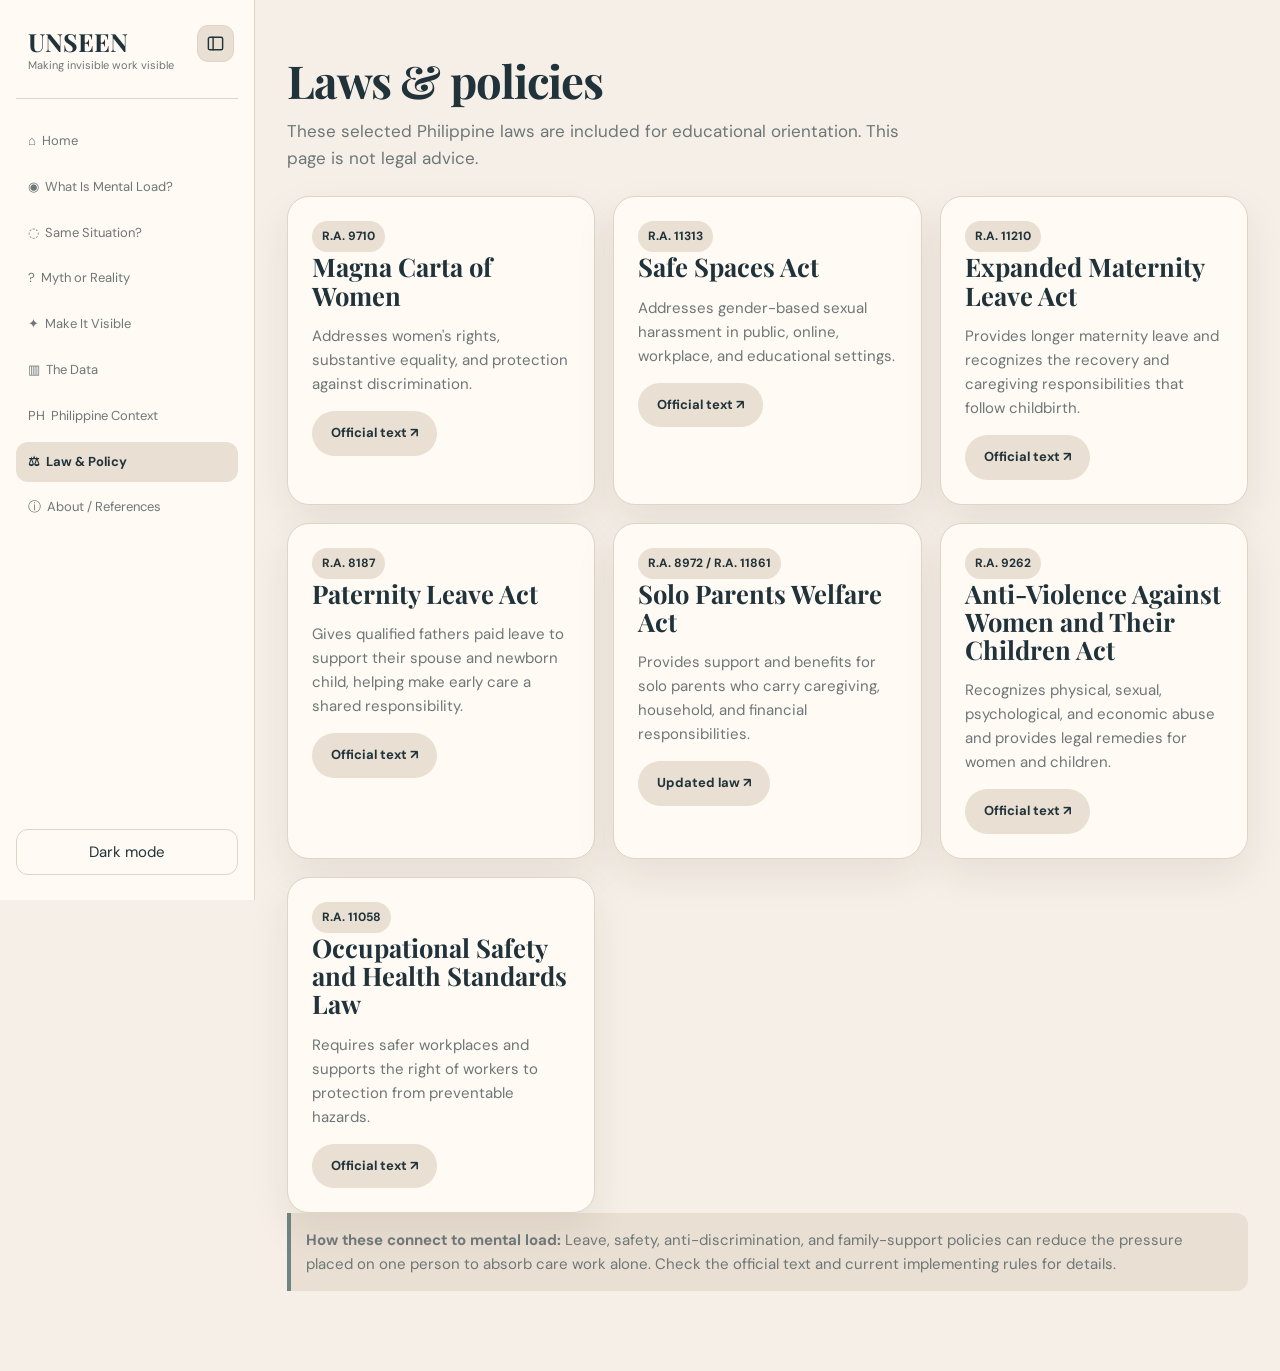
<file: laws.html>
<!doctype html>
<html lang="en">
  <head>
    <meta charset="utf-8" />
    <meta name="viewport" content="width=device-width, initial-scale=1" />
    <title>
      Laws & Policies | UNSEEN
    </title>
    <link rel="stylesheet" href="styles.css" />
  </head>
  <body>
    <div class="layout">
      <aside class="side" id="side">
        <div class="brand">
          <button class="sidebarToggle" id="sidebarToggle" type="button" aria-label="Hide sidebar" aria-controls="side" aria-expanded="true" title="Hide sidebar">
            <svg width="19" height="19" viewBox="0 0 24 24" fill="none" stroke="currentColor" stroke-width="1.8" stroke-linecap="round" stroke-linejoin="round" aria-hidden="true">
              <rect x="3" y="4" width="18" height="16" rx="2"/>
              <path d="M9 4v16"/>
            </svg>
          </button>
          UNSEEN
          <small>
            Making invisible work visible
          </small>
        </div>
        <nav>
          <a href="index.html">
            ⌂ &nbsp;Home
          </a>
          <a href="issue.html">
            ◉ &nbsp;What Is Mental Load?
          </a>
          <a href="scenarios.html">
            ◌ &nbsp;Same Situation?
          </a>
          <a href="myth.html">
            ? &nbsp;Myth or Reality
          </a>
          <a href="visible.html">
            ✦ &nbsp;Make It Visible
          </a>
          <a href="data.html">
            ▥ &nbsp;The Data
          </a>
          <a href="philippines.html">
            PH &nbsp;Philippine Context
          </a>
          <a class="active" href="laws.html">
            ⚖ &nbsp;Law & Policy
          </a>
          <a href="about.html">
            ⓘ &nbsp;About / References
          </a>
        </nav>
        <div class="side-bottom">
          <button class="theme" id="theme">
            Dark mode
          </button>
        </div>
      </aside>
      <main class="main">
        <button class="sidebarReveal" id="sidebarReveal" type="button" aria-label="Show sidebar" aria-controls="side" title="Show sidebar">
          <svg width="19" height="19" viewBox="0 0 24 24" fill="none" stroke="currentColor" stroke-width="1.8" stroke-linecap="round" stroke-linejoin="round" aria-hidden="true">
            <rect x="3" y="4" width="18" height="16" rx="2"/>
            <path d="M9 4v16"/>
          </svg>
        </button>
        <button class="mobileMenu" id="menu" type="button" aria-label="Open navigation" aria-expanded="false" aria-controls="side">
          ☰
        </button>
        <div class="wrap">
          <h1>
            Laws & policies
          </h1>
          <p class="lead">
            These selected Philippine laws are included for educational
            orientation. This page is not legal advice.
          </p>
          <div class="grid">
            <div class="card">
              <span class="pill">
                R.A. 9710
              </span>
              <h3>
                Magna Carta of Women
              </h3>
              <p>
                Addresses women's rights, substantive equality, and protection
                against discrimination.
              </p>
              <a
                class="btn alt"
                target="_blank"
                href="https://lawphil.net/statutes/repacts/ra2009/ra_9710_2009.html"
              >
                Official text ↗
              </a>
            </div>
            <div class="card">
              <span class="pill">
                R.A. 11313
              </span>
              <h3>
                Safe Spaces Act
              </h3>
              <p>
                Addresses gender-based sexual harassment in public, online,
                workplace, and educational settings.
              </p>
              <a
                class="btn alt"
                target="_blank"
                href="https://lawphil.net/statutes/repacts/ra2019/ra_11313_2019.html"
              >
                Official text ↗
              </a>
            </div>
            <div class="card">
              <span class="pill">
                R.A. 11210
              </span>
              <h3>
                Expanded Maternity Leave Act
              </h3>
              <p>
                Provides longer maternity leave and recognizes the recovery and
                caregiving responsibilities that follow childbirth.
              </p>
              <a
                class="btn alt"
                target="_blank"
                rel="noopener noreferrer"
                href="https://lawphil.net/statutes/repacts/ra2019/ra_11210_2019.html"
              >
                Official text ↗
              </a>
            </div>
            <div class="card">
              <span class="pill">
                R.A. 8187
              </span>
              <h3>
                Paternity Leave Act
              </h3>
              <p>
                Gives qualified fathers paid leave to support their spouse and
                newborn child, helping make early care a shared responsibility.
              </p>
              <a
                class="btn alt"
                target="_blank"
                rel="noopener noreferrer"
                href="https://lawphil.net/statutes/repacts/ra1996/ra_8187_1996.html"
              >
                Official text ↗
              </a>
            </div>
            <div class="card">
              <span class="pill">
                R.A. 8972 / R.A. 11861
              </span>
              <h3>
                Solo Parents Welfare Act
              </h3>
              <p>
                Provides support and benefits for solo parents who carry
                caregiving, household, and financial responsibilities.
              </p>
              <a
                class="btn alt"
                target="_blank"
                rel="noopener noreferrer"
                href="https://lawphil.net/statutes/repacts/ra2022/ra_11861_2022.html"
              >
                Updated law ↗
              </a>
            </div>
            <div class="card">
              <span class="pill">
                R.A. 9262
              </span>
              <h3>
                Anti-Violence Against Women and Their Children Act
              </h3>
              <p>
                Recognizes physical, sexual, psychological, and economic abuse
                and provides legal remedies for women and children.
              </p>
              <a
                class="btn alt"
                target="_blank"
                rel="noopener noreferrer"
                href="https://lawphil.net/statutes/repacts/ra2004/ra_9262_2004.html"
              >
                Official text ↗
              </a>
            </div>
            <div class="card">
              <span class="pill">
                R.A. 11058
              </span>
              <h3>
                Occupational Safety and Health Standards Law
              </h3>
              <p>
                Requires safer workplaces and supports the right of workers to
                protection from preventable hazards.
              </p>
              <a
                class="btn alt"
                target="_blank"
                rel="noopener noreferrer"
                href="https://lawphil.net/statutes/repacts/ra2018/ra_11058_2018.html"
              >
                Official text ↗
              </a>
            </div>
          </div>
          <div class="notice lawNote">
            <strong>
              How these connect to mental load:
            </strong>
            Leave, safety, anti-discrimination, and family-support policies can
            reduce the pressure placed on one person to absorb care work alone.
            Check the official text and current implementing rules for details.
          </div>
        </div>
      </main>
    </div>
    <script src="script.js">
    </script>
  </body>
</html>
</file>
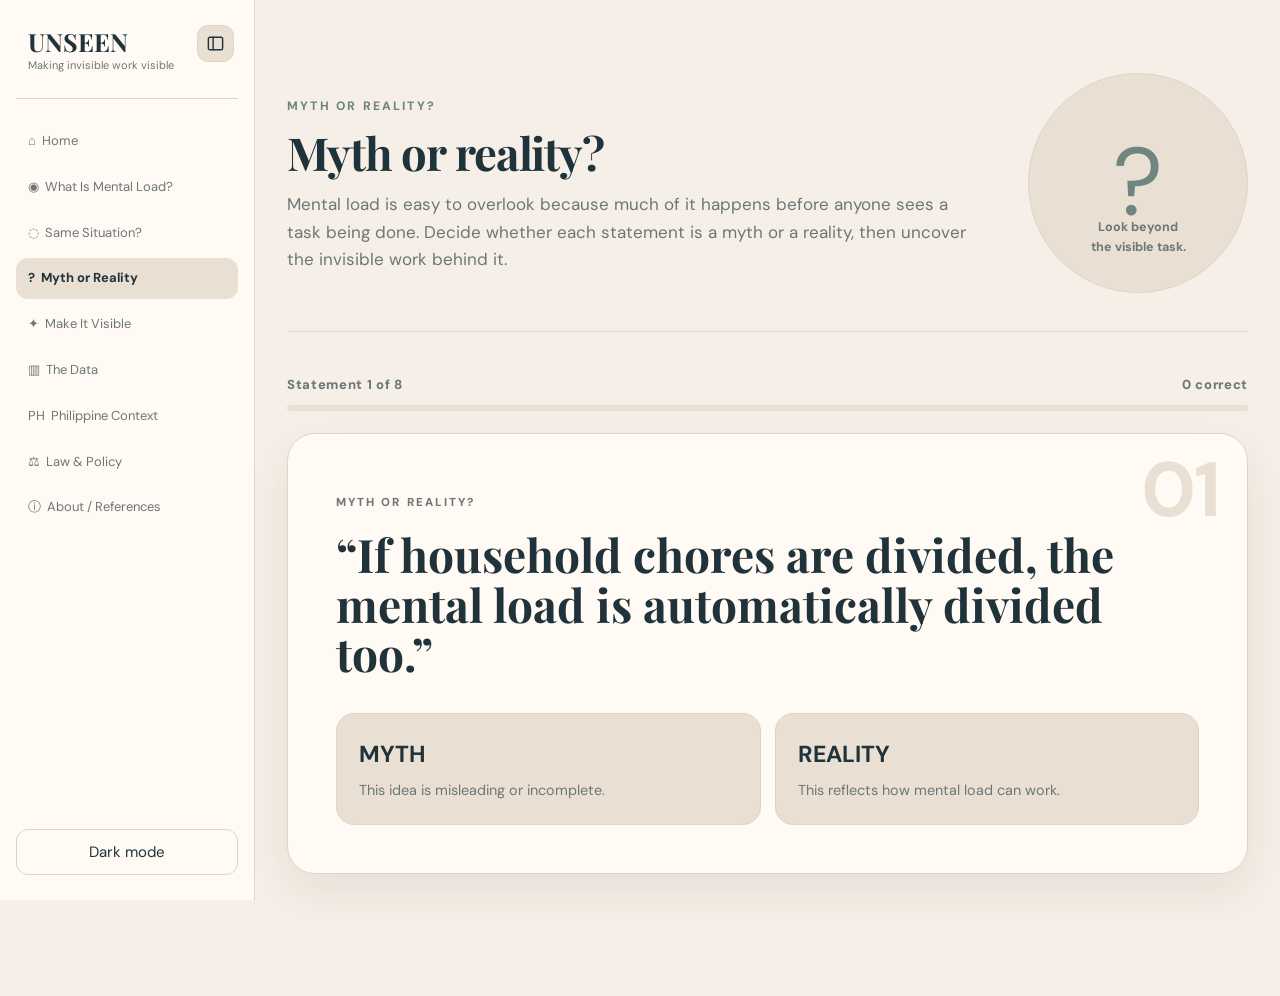
<file: myth.html>
<!doctype html>
<html lang="en">
  <head>
    <meta charset="utf-8" />
    <meta name="viewport" content="width=device-width, initial-scale=1" />
    <title>
      Myth or Reality | UNSEEN
    </title>
    <link rel="stylesheet" href="styles.css" />
  </head>
  <body>
    <div class="layout">
      <aside class="side" id="side">
        <div class="brand">
          <button class="sidebarToggle" id="sidebarToggle" type="button" aria-label="Hide sidebar" aria-controls="side" aria-expanded="true" title="Hide sidebar">
            <svg width="19" height="19" viewBox="0 0 24 24" fill="none" stroke="currentColor" stroke-width="1.8" stroke-linecap="round" stroke-linejoin="round" aria-hidden="true">
              <rect x="3" y="4" width="18" height="16" rx="2"/>
              <path d="M9 4v16"/>
            </svg>
          </button>
          UNSEEN
          <small>
            Making invisible work visible
          </small>
        </div>
        <nav>
          <a href="index.html">
            ⌂ &nbsp;Home
          </a>
          <a href="issue.html">
            ◉ &nbsp;What Is Mental Load?
          </a>
          <a href="scenarios.html">
            ◌ &nbsp;Same Situation?
          </a>
          <a class="active" href="myth.html">
            ? &nbsp;Myth or Reality
          </a>
          <a href="visible.html">
            ✦ &nbsp;Make It Visible
          </a>
          <a href="data.html">
            ▥ &nbsp;The Data
          </a>
          <a href="philippines.html">
            PH &nbsp;Philippine Context
          </a>
          <a href="laws.html">
            ⚖ &nbsp;Law & Policy
          </a>
          <a href="about.html">
            ⓘ &nbsp;About / References
          </a>
        </nav>
        <div class="side-bottom">
          <button class="theme" id="theme">
            Dark mode
          </button>
        </div>
      </aside>
      <main class="main">
        <button class="sidebarReveal" id="sidebarReveal" type="button" aria-label="Show sidebar" aria-controls="side" title="Show sidebar">
          <svg width="19" height="19" viewBox="0 0 24 24" fill="none" stroke="currentColor" stroke-width="1.8" stroke-linecap="round" stroke-linejoin="round" aria-hidden="true">
            <rect x="3" y="4" width="18" height="16" rx="2"/>
            <path d="M9 4v16"/>
          </svg>
        </button>
        <button class="mobileMenu" id="menu" type="button" aria-label="Open navigation" aria-expanded="false" aria-controls="side">
          ☰
        </button>
        <div class="wrap myth-page">
          <section class="myth-intro">
            <div>
              <span class="myth-kicker">
                MYTH OR REALITY?
              </span>
              <h1>
                Myth or reality?
              </h1>
              <p class="lead">
                Mental load is easy to overlook because much of it happens before anyone sees a task being done. Decide whether each statement is a myth or a reality, then uncover the invisible work behind it.
              </p>
            </div>
            <div class="myth-intro-mark" aria-hidden="true">
              <span>
                ?
              </span>
              <small>
                Look beyond
                <br>
                the visible task.
              </small>
            </div>
          </section>
          <section class="myth-game" id="mythGame">
            <div class="myth-progress-head">
              <span id="mythCounter">
                Statement 1 of 8
              </span>
              <span id="mythScore">
                0 correct
              </span>
            </div>
            <div class="myth-progress">
              <i id="mythProgressBar">
              </i>
            </div>
            <article class="myth-question-card">
              <span class="myth-number" id="mythNumber">
                01
              </span>
              <p class="myth-prompt">
                MYTH OR REALITY?
              </p>
              <h2 id="mythStatement">
              </h2>
              <div class="myth-choice-row" id="mythChoices">
                <button class="myth-choice" data-choice="myth">
                  <b>
                    MYTH
                  </b>
                  <span>
                    This idea is misleading or incomplete.
                  </span>
                </button>
                <button class="myth-choice" data-choice="reality">
                  <b>
                    REALITY
                  </b>
                  <span>
                    This reflects how mental load can work.
                  </span>
                </button>
              </div>
              <div class="myth-reveal" id="mythReveal" hidden>
                <span class="myth-result" id="mythResult">
                </span>
                <h3 id="mythAnswerTitle">
                </h3>
                <p id="mythExplanation">
                </p>
                <button class="btn" id="mythNext">
                  Next statement →
                </button>
              </div>
            </article>
          </section>
          <section class="myth-finish" id="mythFinish" hidden>
            <span class="myth-kicker">
              WHAT DID YOU NOTICE?
            </span>
            <h2>
              Mental load is more than the chore you can see.
            </h2>
            <p>
              It also asks who
              <strong>
                notices
              </strong>
              , who
              <strong>
                remembers
              </strong>
              , who
              <strong>
                plans
              </strong>
              , who
              <strong>
                coordinates
              </strong>
              , and who
              <strong>
                follows up
              </strong>
              . Making those responsibilities visible can make it easier to talk about how work is shared.
            </p>
            <div class="myth-final-score">
              <strong id="mythFinalScore">
                0/8
              </strong>
              <span>
                statements identified correctly
              </span>
            </div>
            <div class="myth-finish-actions">
              <button class="btn alt" id="mythRestart">
                Try Again
              </button>
              <a class="btn" href="visible.html">
                Make It Visible →
              </a>
            </div>
          </section>
        </div>
      </main>
    </div>
    <script src="script.js">
    </script>
    <script>
      const mythItems=[
 {s:'If household chores are divided, the mental load is automatically divided too.',a:'myth',t:'Doing tasks and owning the mental load are not always the same.',e:'People can split visible chores while one person still keeps track of what needs doing, remembers deadlines, makes plans, gives reminders, and checks that everything is finished.'},
 {s:'Mental load can begin before a visible task even starts.',a:'reality',t:'Much of the work happens before the action.',e:'Anticipating a need, remembering it, gathering information, making decisions, preparing materials, and scheduling time can all happen before anyone sees the final task being done.'},
 {s:'Only parents or married couples experience mental load.',a:'myth',t:'Mental load can appear in many relationships and households.',e:'Students, siblings, partners, relatives, caregivers, and other household members can all take responsibility for remembering, organizing, and coordinating things for themselves or other people.'},
 {s:'Helping with a task is the same as taking ownership of it.',a:'myth',t:'Helping and ownership are different.',e:'A person may help after being asked while someone else still notices the need, explains what to do, schedules it, and follows up. Ownership includes responsibility from beginning to end.'},
 {s:'A task can take only a few minutes but still carry a mental load.',a:'reality',t:'Visible time does not show all of the work.',e:'A short task may depend on remembering a deadline, checking supplies, coordinating with other people, or planning ahead. The thinking around it can take more attention than the final action.'},
 {s:'Mental load is only about cleaning, cooking, and household chores.',a:'myth',t:'Invisible work reaches beyond chores.',e:'It can include appointments, school requirements, budgeting, groceries, medicines, caregiving, family schedules, celebrations, transportation, and keeping track of other people’s needs.'},
 {s:'If someone has to tell another person what to do every time, they may still be carrying part of the mental load.',a:'reality',t:'Managing the help can itself be work.',e:'Giving instructions, remembering what has not been done, assigning tasks, and checking results can leave one person acting as the household manager even when other people complete some tasks.'},
 {s:'Sharing responsibility always means dividing every task exactly 50/50.',a:'myth',t:'Fair sharing does not require identical tasks.',e:'Schedules, abilities, resources, and circumstances differ. A useful goal is to recognize both visible and invisible work and agree on responsibilities without leaving one person to manage everything.'}
];
let mythIndex=0,mythCorrect=0,mythAnswered=false;
const $m=id=>document.getElementById(id);
function drawMyth(){const x=mythItems[mythIndex];mythAnswered=false;$m('mythCounter').textContent=`Statement ${mythIndex+1} of ${mythItems.length}`;$m('mythScore').textContent=`${mythCorrect} correct`;$m('mythProgressBar').style.width=`${((mythIndex)/mythItems.length)*100}%`;$m('mythNumber').textContent=String(mythIndex+1).padStart(2,'0');$m('mythStatement').textContent='“'+x.s+'”';$m('mythReveal').hidden=true;$m('mythChoices').hidden=false;document.querySelectorAll('.myth-choice').forEach(b=>b.classList.remove('chosen','wrong'));}
document.querySelectorAll('.myth-choice').forEach(b=>b.addEventListener('click',()=>{if(mythAnswered)return;mythAnswered=true;const x=mythItems[mythIndex],ok=b.dataset.choice===x.a;if(ok)mythCorrect++;b.classList.add(ok?'chosen':'wrong');document.querySelectorAll('.myth-choice').forEach(q=>q.disabled=true);$m('mythResult').textContent=ok?'✓ CORRECT':'NOT QUITE';$m('mythResult').className='myth-result '+(ok?'correct':'incorrect');$m('mythAnswerTitle').textContent=(x.a==='myth'?'MYTH — ':'REALITY — ')+x.t;$m('mythExplanation').textContent=x.e;$m('mythReveal').hidden=false;$m('mythScore').textContent=`${mythCorrect} correct`;$m('mythProgressBar').style.width=`${((mythIndex+1)/mythItems.length)*100}%`;$m('mythNext').textContent=mythIndex===mythItems.length-1?'See my result →':'Next statement →';}));
$m('mythNext').addEventListener('click',()=>{document.querySelectorAll('.myth-choice').forEach(q=>q.disabled=false);if(mythIndex
      <mythItems.length-1){mythIndex++;drawMyth();}else{$m('mythGame').hidden=true;$m('mythFinish').hidden=false;$m('mythFinalScore').textContent=`${mythCorrect}/${mythItems.length}`;}});
$m('mythRestart').addEventListener('click',()=>
        {mythIndex=0;mythCorrect=0;$m('mythFinish').hidden=true;$m('mythGame').hidden=false;document.querySelectorAll('.myth-choice').forEach(q=>q.disabled=false);drawMyth();});drawMyth();
      </script>
    </body>
  </html>
</file>
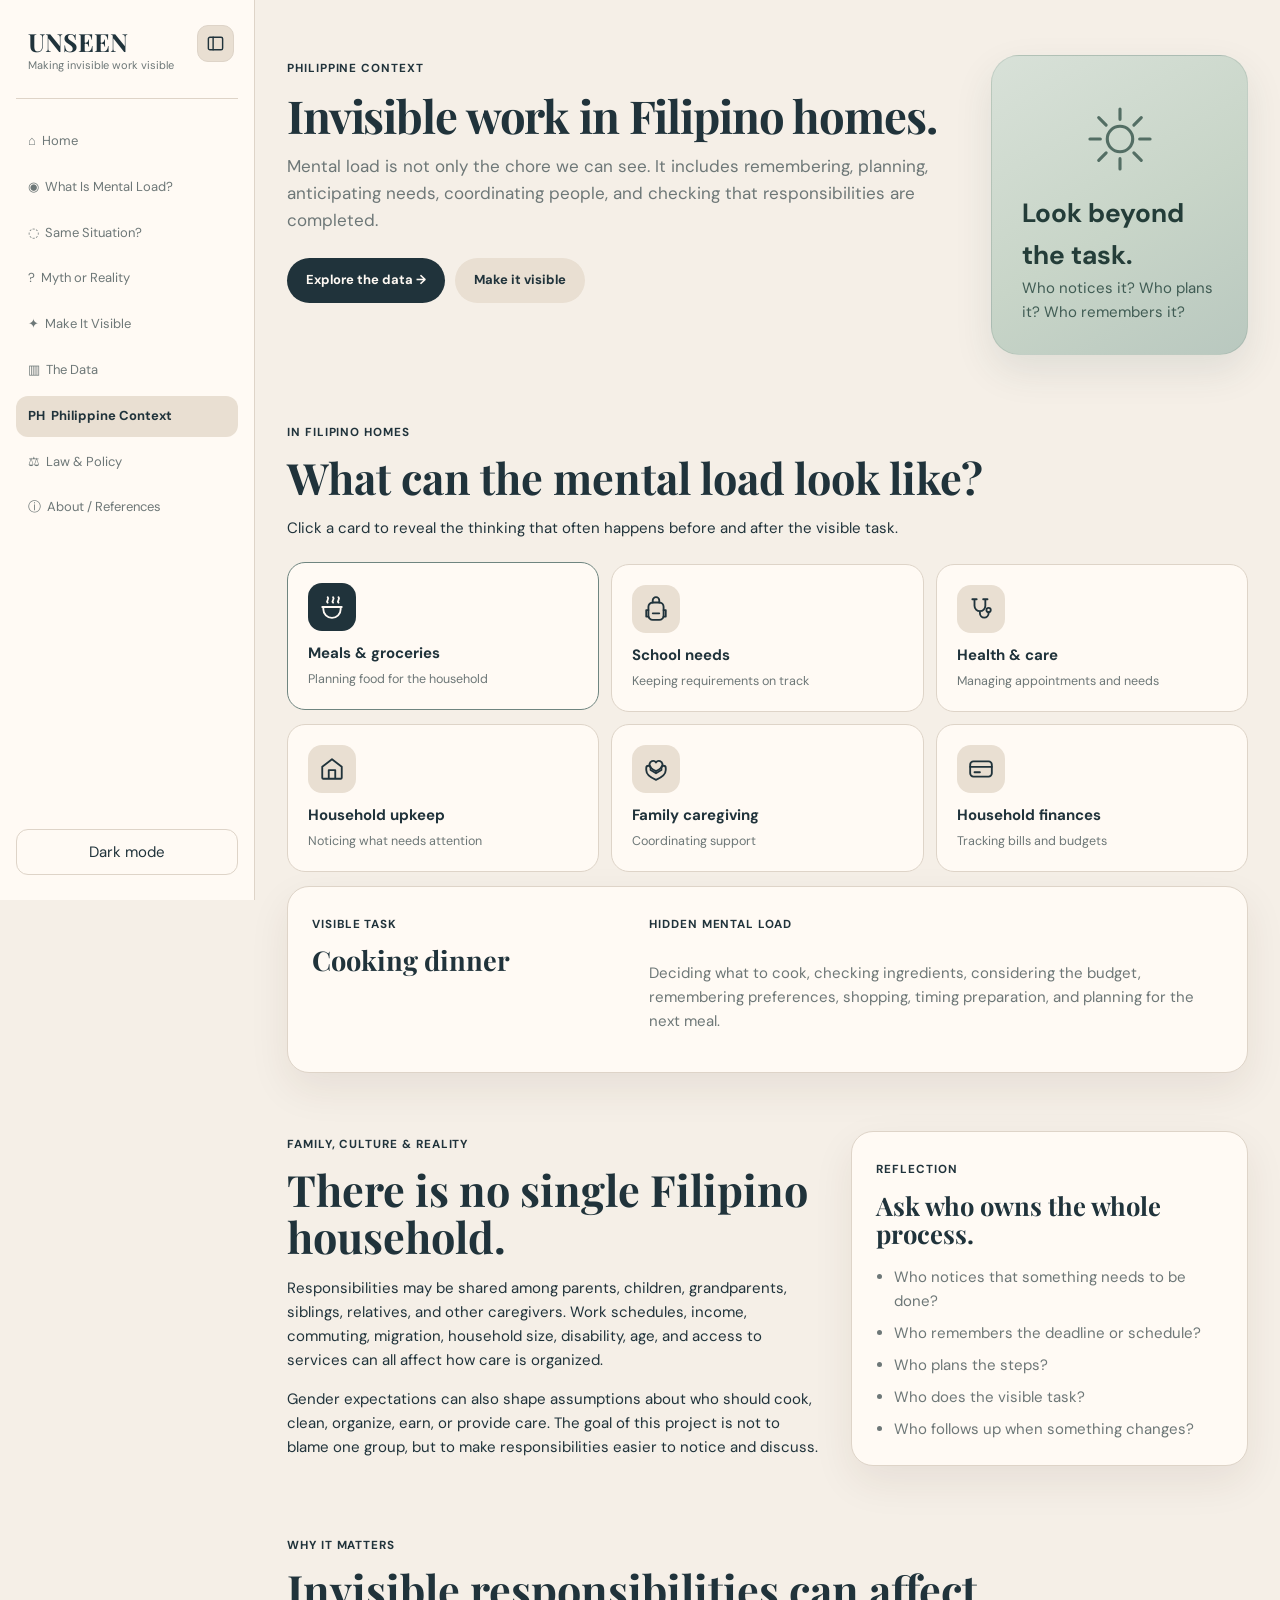
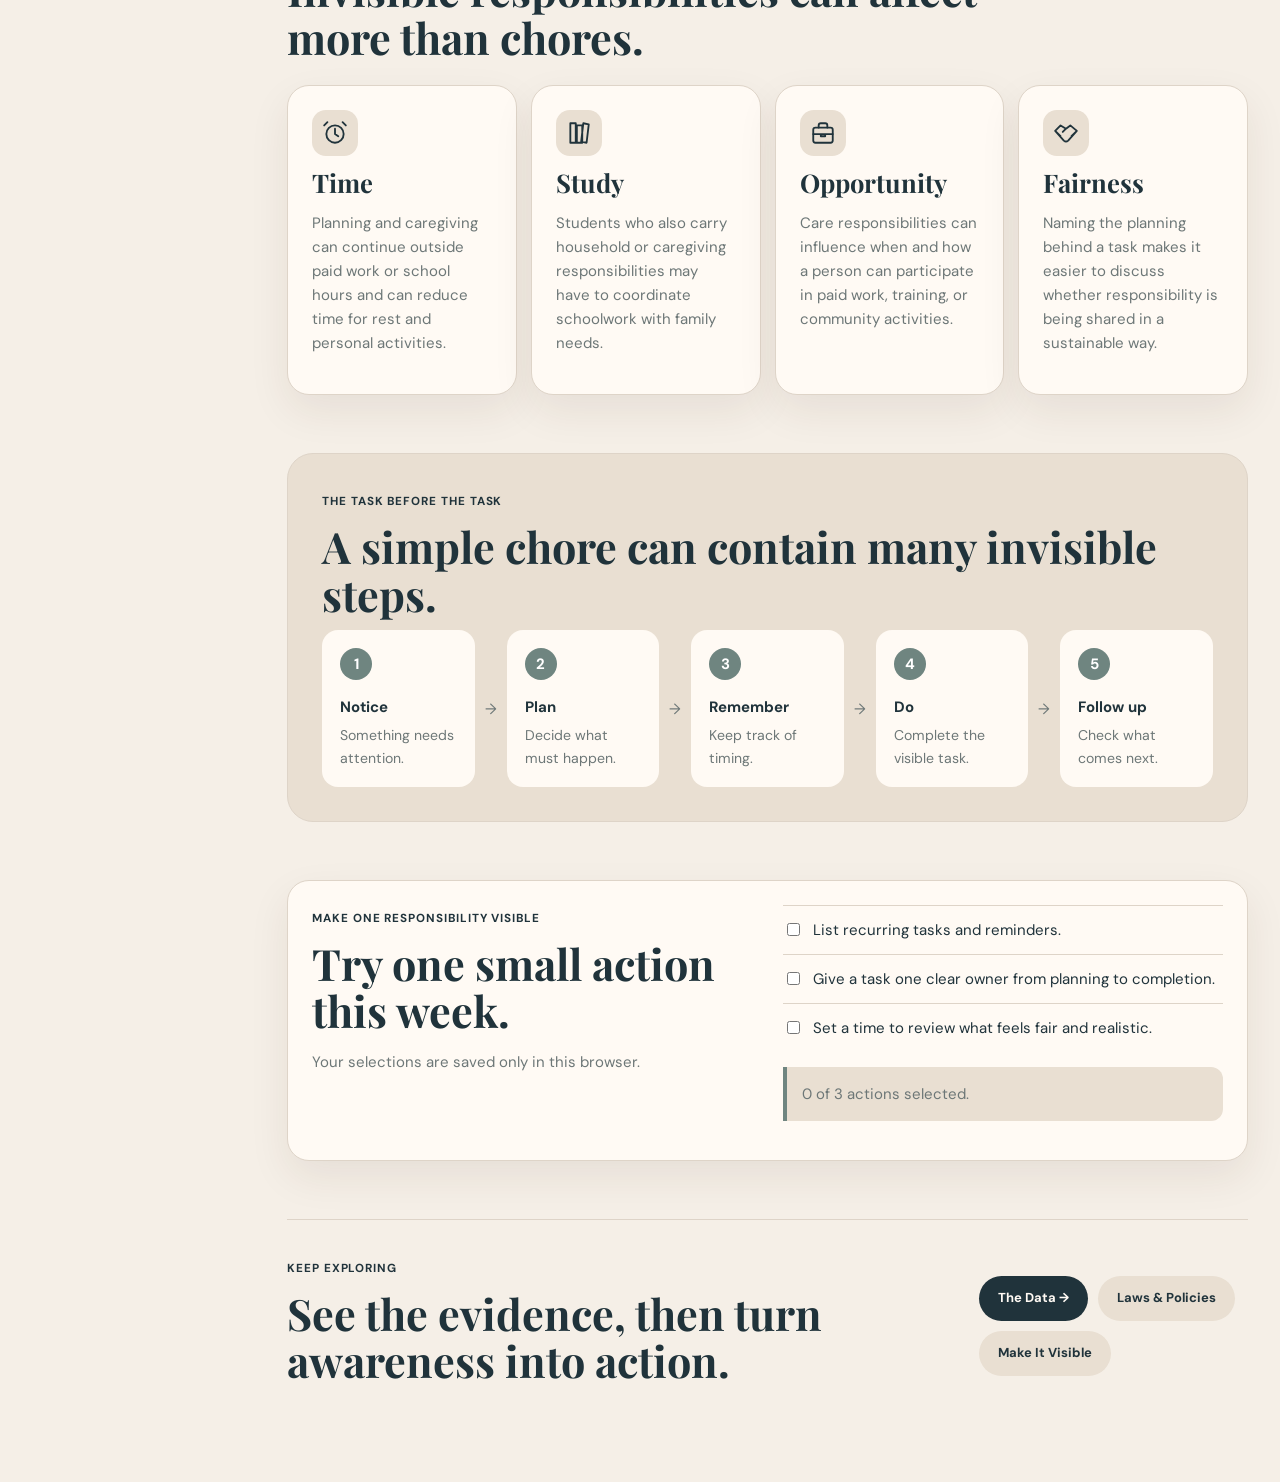
<file: philippines.html>
<!doctype html>
<html lang="en">
  <head>
    <meta charset="utf-8"/>
    <meta name="viewport" content="width=device-width, initial-scale=1"/>
    <title>
      Philippine Context | UNSEEN
    </title>
    <link rel="stylesheet" href="styles.css"/>
  </head>
  <body>
    <div class="layout">
      <aside class="side" id="side">
        <div class="brand">
          <button class="sidebarToggle" id="sidebarToggle" type="button" aria-label="Hide sidebar" aria-controls="side" aria-expanded="true" title="Hide sidebar">
            <svg width="19" height="19" viewBox="0 0 24 24" fill="none" stroke="currentColor" stroke-width="1.8" stroke-linecap="round" stroke-linejoin="round" aria-hidden="true">
              <rect x="3" y="4" width="18" height="16" rx="2"/>
              <path d="M9 4v16"/>
            </svg>
          </button>
          UNSEEN
          <small>
            Making invisible work visible
          </small>
        </div>
        <nav>
          <a href="index.html">
            ⌂ &nbsp;Home
          </a>
          <a href="issue.html">
            ◉ &nbsp;What Is Mental Load?
          </a>
          <a href="scenarios.html">
            ◌ &nbsp;Same Situation?
          </a>
          <a href="myth.html">
            ? &nbsp;Myth or Reality
          </a>
          <a href="visible.html">
            ✦ &nbsp;Make It Visible
          </a>
          <a href="data.html">
            ▥ &nbsp;The Data
          </a>
          <a class="active" href="philippines.html">
            PH &nbsp;Philippine Context
          </a>
          <a href="laws.html">
            ⚖ &nbsp;Law & Policy
          </a>
          <a href="about.html">
            ⓘ &nbsp;About / References
          </a>
        </nav>
        <div class="side-bottom">
          <button class="theme" id="theme">
            Dark mode
          </button>
        </div>
      </aside>
      <main class="main">
        <button class="sidebarReveal" id="sidebarReveal" type="button" aria-label="Show sidebar" aria-controls="side" title="Show sidebar">
          <svg width="19" height="19" viewBox="0 0 24 24" fill="none" stroke="currentColor" stroke-width="1.8" stroke-linecap="round" stroke-linejoin="round" aria-hidden="true">
            <rect x="3" y="4" width="18" height="16" rx="2"/>
            <path d="M9 4v16"/>
          </svg>
        </button>
        <button class="mobileMenu" id="menu" type="button" aria-label="Open navigation" aria-expanded="false" aria-controls="side">
          ☰
        </button>
        <div class="wrap">
          <section class="ph-hero">
            <div>
              <span class="data-kicker">
                PHILIPPINE CONTEXT
              </span>
              <h1>
                Invisible work in Filipino homes.
              </h1>
              <p class="lead">
                Mental load is not only the chore we can see. It includes remembering, planning, anticipating needs, coordinating people, and checking that responsibilities are completed.
              </p>
              <div class="ph-hero-actions">
                <a class="btn" href="data.html">
                  Explore the data →
                </a>
                <a class="btn alt" href="visible.html">
                  Make it visible
                </a>
              </div>
            </div>
            <div class="ph-flag-card">
              <div class="ph-sun" aria-hidden="true">
                <svg viewBox="0 0 64 64" width="74" height="74" fill="none" stroke="currentColor" stroke-width="2.7" stroke-linecap="round" stroke-linejoin="round">
                  <circle cx="32" cy="32" r="11"/>
                  <path d="M32 6v9M32 49v9M6 32h9M49 32h9M13.6 13.6l6.4 6.4M44 44l6.4 6.4M50.4 13.6 44 20M20 44l-6.4 6.4"/>
                </svg>
              </div>
              <strong>
                Look beyond the task.
              </strong>
              <span>
                Who notices it? Who plans it? Who remembers it?
              </span>
            </div>
          </section>
          <section class="ph-section">
            <div class="section-title">
              <span class="data-kicker">
                IN FILIPINO HOMES
              </span>
              <h2>
                What can the mental load look like?
              </h2>
              <p>
                Click a card to reveal the thinking that often happens before and after the visible task.
              </p>
            </div>
            <div class="ph-task-grid">
              <button class="ph-task active" data-ph-task="meals">
                <span class="ph-icon-wrap">
                  <svg class="ph-line-icon" viewBox="0 0 24 24" fill="none" stroke="currentColor" stroke-width="1.7" stroke-linecap="round" stroke-linejoin="round" aria-hidden="true">
                    <path d="M4 12h16v2a8 8 0 0 1-16 0z"/>
                    <path d="M3 12h18M8 8c-2-2 2-3 0-5M13 8c-2-2 2-3 0-5M18 8c-2-2 2-3 0-5"/>
                  </svg>
                </span>
                <strong>
                  Meals & groceries
                </strong>
                <small>
                  Planning food for the household
                </small>
              </button>
              <button class="ph-task" data-ph-task="school">
                <span class="ph-icon-wrap">
                  <svg class="ph-line-icon" viewBox="0 0 24 24" fill="none" stroke="currentColor" stroke-width="1.7" stroke-linecap="round" stroke-linejoin="round" aria-hidden="true">
                    <rect x="5" y="6" width="14" height="16" rx="4"/>
                    <path d="M9 6V4a3 3 0 0 1 6 0v2M5 13H3v6h2M19 13h2v6h-2M9 16h6"/>
                  </svg>
                </span>
                <strong>
                  School needs
                </strong>
                <small>
                  Keeping requirements on track
                </small>
              </button>
              <button class="ph-task" data-ph-task="health">
                <span class="ph-icon-wrap">
                  <svg class="ph-line-icon" viewBox="0 0 24 24" fill="none" stroke="currentColor" stroke-width="1.7" stroke-linecap="round" stroke-linejoin="round" aria-hidden="true">
                    <path d="M6 3v6a5 5 0 0 0 10 0V3M4 3h4M14 3h4M11 14v2a4 4 0 0 0 8 0v-1"/>
                    <circle cx="19" cy="13" r="2"/>
                  </svg>
                </span>
                <strong>
                  Health & care
                </strong>
                <small>
                  Managing appointments and needs
                </small>
              </button>
              <button class="ph-task" data-ph-task="home">
                <span class="ph-icon-wrap">
                  <svg class="ph-line-icon" viewBox="0 0 24 24" fill="none" stroke="currentColor" stroke-width="1.7" stroke-linecap="round" stroke-linejoin="round" aria-hidden="true">
                    <path d="m3 10 9-7 9 7v10a1 1 0 0 1-1 1H4a1 1 0 0 1-1-1zM9 21v-8h6v8"/>
                  </svg>
                </span>
                <strong>
                  Household upkeep
                </strong>
                <small>
                  Noticing what needs attention
                </small>
              </button>
              <button class="ph-task" data-ph-task="family">
                <span class="ph-icon-wrap">
                  <svg class="ph-line-icon" viewBox="0 0 24 24" fill="none" stroke="currentColor" stroke-width="1.7" stroke-linecap="round" stroke-linejoin="round" aria-hidden="true">
                    <path d="M3 13v-2a2 2 0 0 1 4 0v2l5 3 5-3v-2a2 2 0 0 1 4 0v2c0 4-4 7-9 9-5-2-9-5-9-9z"/>
                    <path d="M12 6c-2-3-6-1-6 2 0 3 6 6 6 6s6-3 6-6c0-3-4-5-6-2z"/>
                  </svg>
                </span>
                <strong>
                  Family caregiving
                </strong>
                <small>
                  Coordinating support
                </small>
              </button>
              <button class="ph-task" data-ph-task="money">
                <span class="ph-icon-wrap">
                  <svg class="ph-line-icon" viewBox="0 0 24 24" fill="none" stroke="currentColor" stroke-width="1.7" stroke-linecap="round" stroke-linejoin="round" aria-hidden="true">
                    <rect x="2" y="5" width="20" height="14" rx="3"/>
                    <path d="M2 10h20M6 15h5"/>
                  </svg>
                </span>
                <strong>
                  Household finances
                </strong>
                <small>
                  Tracking bills and budgets
                </small>
              </button>
            </div>
            <div class="ph-detail card" id="phDetail">
              <div>
                <span class="data-kicker">
                  VISIBLE TASK
                </span>
                <h3 id="phVisible">
                  Cooking dinner
                </h3>
              </div>
              <div>
                <span class="data-kicker">
                  HIDDEN MENTAL LOAD
                </span>
                <p id="phHidden">
                  Deciding what to cook, checking ingredients, considering the budget, remembering preferences, shopping, timing preparation, and planning for the next meal.
                </p>
              </div>
            </div>
          </section>
          <section class="ph-section ph-split">
            <div>
              <span class="data-kicker">
                FAMILY, CULTURE & REALITY
              </span>
              <h2>
                There is no single Filipino household.
              </h2>
              <p>
                Responsibilities may be shared among parents, children, grandparents, siblings, relatives, and other caregivers. Work schedules, income, commuting, migration, household size, disability, age, and access to services can all affect how care is organized.
              </p>
              <p>
                Gender expectations can also shape assumptions about who should cook, clean, organize, earn, or provide care. The goal of this project is not to blame one group, but to make responsibilities easier to notice and discuss.
              </p>
            </div>
            <div class="card ph-question-card">
              <span class="data-kicker">
                REFLECTION
              </span>
              <h3>
                Ask who owns the whole process.
              </h3>
              <ul>
                <li>
                  Who notices that something needs to be done?
                </li>
                <li>
                  Who remembers the deadline or schedule?
                </li>
                <li>
                  Who plans the steps?
                </li>
                <li>
                  Who does the visible task?
                </li>
                <li>
                  Who follows up when something changes?
                </li>
              </ul>
            </div>
          </section>
          <section class="ph-section">
            <div class="section-title">
              <span class="data-kicker">
                WHY IT MATTERS
              </span>
              <h2>
                Invisible responsibilities can affect more than chores.
              </h2>
            </div>
            <div class="ph-impact-grid">
              <article class="card">
                <span class="ph-icon-wrap">
                  <svg class="ph-line-icon" viewBox="0 0 24 24" fill="none" stroke="currentColor" stroke-width="1.7" stroke-linecap="round" stroke-linejoin="round" aria-hidden="true">
                    <circle cx="12" cy="13" r="8"/>
                    <path d="M12 8v5l3 2M5 2 2 5M19 2l3 3"/>
                  </svg>
                </span>
                <h3>
                  Time
                </h3>
                <p>
                  Planning and caregiving can continue outside paid work or school hours and can reduce time for rest and personal activities.
                </p>
              </article>
              <article class="card">
                <span class="ph-icon-wrap">
                  <svg class="ph-line-icon" viewBox="0 0 24 24" fill="none" stroke="currentColor" stroke-width="1.7" stroke-linecap="round" stroke-linejoin="round" aria-hidden="true">
                    <path d="M4 3h5v18H4zM10 5h5v16h-5zM16 3l5 1-2 17-5-1z"/>
                  </svg>
                </span>
                <h3>
                  Study
                </h3>
                <p>
                  Students who also carry household or caregiving responsibilities may have to coordinate schoolwork with family needs.
                </p>
              </article>
              <article class="card">
                <span class="ph-icon-wrap">
                  <svg class="ph-line-icon" viewBox="0 0 24 24" fill="none" stroke="currentColor" stroke-width="1.7" stroke-linecap="round" stroke-linejoin="round" aria-hidden="true">
                    <rect x="3" y="7" width="18" height="14" rx="2"/>
                    <path d="M8 7V5a2 2 0 0 1 2-2h4a2 2 0 0 1 2 2v2M3 13h18M10 13v2h4v-2"/>
                  </svg>
                </span>
                <h3>
                  Opportunity
                </h3>
                <p>
                  Care responsibilities can influence when and how a person can participate in paid work, training, or community activities.
                </p>
              </article>
              <article class="card">
                <span class="ph-icon-wrap">
                  <svg class="ph-line-icon" viewBox="0 0 24 24" fill="none" stroke="currentColor" stroke-width="1.7" stroke-linecap="round" stroke-linejoin="round" aria-hidden="true">
                    <path d="m2 10 5-5 5 3 4-3 6 5-8 9a3 3 0 0 1-4 0zM2 10l5 5M22 10l-5 5M9 11l3-3"/>
                  </svg>
                </span>
                <h3>
                  Fairness
                </h3>
                <p>
                  Naming the planning behind a task makes it easier to discuss whether responsibility is being shared in a sustainable way.
                </p>
              </article>
            </div>
          </section>
          <section class="ph-section ph-process">
            <span class="data-kicker">
              THE TASK BEFORE THE TASK
            </span>
            <h2>
              A simple chore can contain many invisible steps.
            </h2>
            <div class="process-row">
              <div>
                <b>
                  1
                </b>
                <strong>
                  Notice
                </strong>
                <span>
                  Something needs attention.
                </span>
              </div>
              <i>
                →
              </i>
              <div>
                <b>
                  2
                </b>
                <strong>
                  Plan
                </strong>
                <span>
                  Decide what must happen.
                </span>
              </div>
              <i>
                →
              </i>
              <div>
                <b>
                  3
                </b>
                <strong>
                  Remember
                </strong>
                <span>
                  Keep track of timing.
                </span>
              </div>
              <i>
                →
              </i>
              <div>
                <b>
                  4
                </b>
                <strong>
                  Do
                </strong>
                <span>
                  Complete the visible task.
                </span>
              </div>
              <i>
                →
              </i>
              <div>
                <b>
                  5
                </b>
                <strong>
                  Follow up
                </strong>
                <span>
                  Check what comes next.
                </span>
              </div>
            </div>
          </section>
          <section class="ph-section card ph-check">
            <div>
              <span class="data-kicker">
                MAKE ONE RESPONSIBILITY VISIBLE
              </span>
              <h2>
                Try one small action this week.
              </h2>
              <p>
                Your selections are saved only in this browser.
              </p>
            </div>
            <div>
              <label class="checkRow">
                <input type="checkbox" data-action="list">
                List recurring tasks and reminders.
              </label>
              <label class="checkRow">
                <input type="checkbox" data-action="owner">
                Give a task one clear owner from planning to completion.
              </label>
              <label class="checkRow">
                <input type="checkbox" data-action="review">
                Set a time to review what feels fair and realistic.
              </label>
              <p class="notice" id="actionStatus" role="status">
                0 of 3 actions selected.
              </p>
            </div>
          </section>
          <section class="ph-next">
            <div>
              <span class="data-kicker">
                KEEP EXPLORING
              </span>
              <h2>
                See the evidence, then turn awareness into action.
              </h2>
            </div>
            <div>
              <a class="btn" href="data.html">
                The Data →
              </a>
              <a class="btn alt" href="laws.html">
                Laws & Policies
              </a>
              <a class="btn alt" href="visible.html">
                Make It Visible
              </a>
            </div>
          </section>
        </div>
      </main>
    </div>
    <script src="script.js">
    </script>
  </body>
</html>
</file>
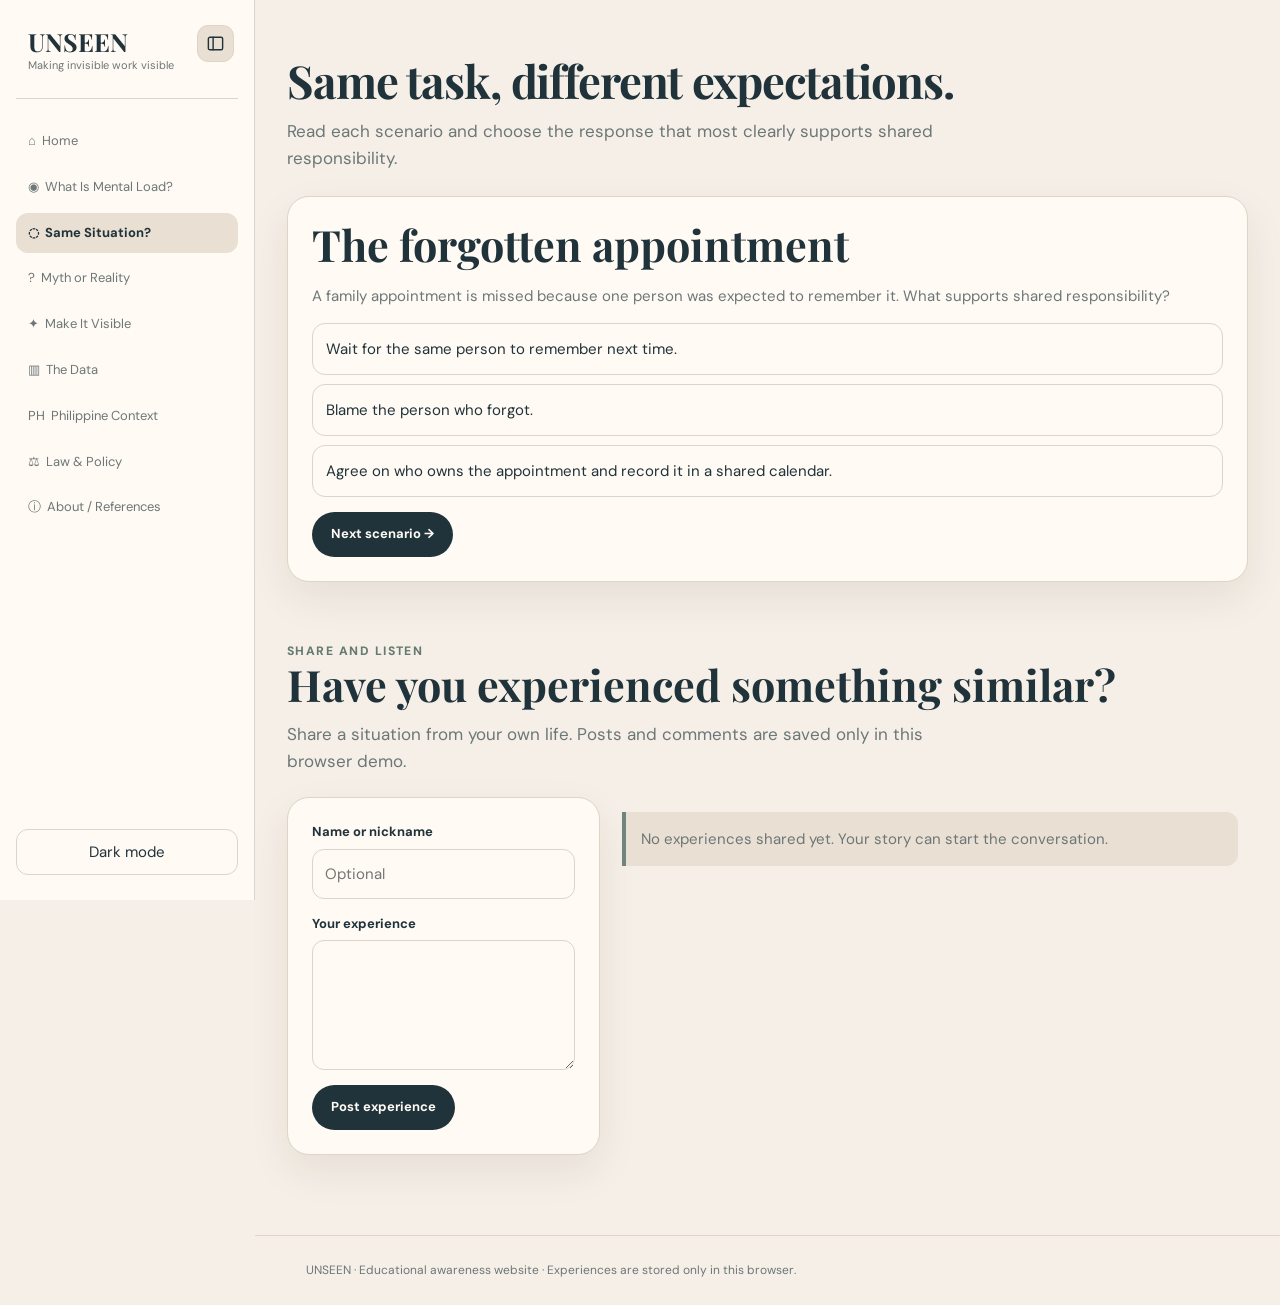
<file: scenarios.html>
<!doctype html>
<html lang="en">
  <head>
    <meta charset="utf-8" />
    <meta name="viewport" content="width=device-width, initial-scale=1" />
    <title>
      Same Situation? | UNSEEN
    </title>
    <link rel="stylesheet" href="styles.css" />
  </head>
  <body>
    <div class="layout">
      <aside class="side" id="side">
        <div class="brand">
          <button class="sidebarToggle" id="sidebarToggle" type="button" aria-label="Hide sidebar" aria-controls="side" aria-expanded="true" title="Hide sidebar">
            <svg width="19" height="19" viewBox="0 0 24 24" fill="none" stroke="currentColor" stroke-width="1.8" stroke-linecap="round" stroke-linejoin="round" aria-hidden="true">
              <rect x="3" y="4" width="18" height="16" rx="2"/>
              <path d="M9 4v16"/>
            </svg>
          </button>
          UNSEEN
          <small>
            Making invisible work visible
          </small>
        </div>
        <nav>
          <a href="index.html">
            ⌂ &nbsp;Home
          </a>
          <a href="issue.html">
            ◉ &nbsp;What Is Mental Load?
          </a>
          <a class="active" href="scenarios.html">
            ◌ &nbsp;Same Situation?
          </a>
          <a href="myth.html">
            ? &nbsp;Myth or Reality
          </a>
          <a href="visible.html">
            ✦ &nbsp;Make It Visible
          </a>
          <a href="data.html">
            ▥ &nbsp;The Data
          </a>
          <a href="philippines.html">
            PH &nbsp;Philippine Context
          </a>
          <a href="laws.html">
            ⚖ &nbsp;Law & Policy
          </a>
          <a href="about.html">
            ⓘ &nbsp;About / References
          </a>
        </nav>
        <div class="side-bottom">
          <button class="theme" id="theme">
            Dark mode
          </button>
        </div>
      </aside>
      <main class="main">
        <button class="sidebarReveal" id="sidebarReveal" type="button" aria-label="Show sidebar" aria-controls="side" title="Show sidebar">
          <svg width="19" height="19" viewBox="0 0 24 24" fill="none" stroke="currentColor" stroke-width="1.8" stroke-linecap="round" stroke-linejoin="round" aria-hidden="true">
            <rect x="3" y="4" width="18" height="16" rx="2"/>
            <path d="M9 4v16"/>
          </svg>
        </button>
        <button class="mobileMenu" id="menu" type="button" aria-label="Open navigation" aria-expanded="false" aria-controls="side">
          ☰
        </button>
        <div class="wrap">
          <h1>
            Same task, different expectations.
          </h1>
          <p class="lead">
            Read each scenario and choose the response that most clearly supports
            shared responsibility.
          </p>
          <div class="card">
            <h2 id="scenarioTitle">
            </h2>
            <p id="scenarioQuestion">
            </p>
            <div id="scenarioOptions">
            </div>
            <p id="scenarioFeedback" role="status" aria-live="polite">
            </p>
            <button class="btn" id="scenarioNext">
              Next scenario →
            </button>
          </div>
          <section class="communitySection">
            <div class="eyebrow">
              Share and listen
            </div>
            <h2>
              Have you experienced something similar?
            </h2>
            <p class="lead">
              Share a situation from your own life. Posts and comments are saved
              only in this browser demo.
            </p>
            <div class="communityGrid">
              <form class="form card" id="experienceForm">
                <div class="field">
                  <label for="experienceName">
                    Name or nickname
                  </label>
                  <input id="experienceName" name="name" maxlength="40" placeholder="Optional" />
                </div>
                <div class="field">
                  <label for="experienceText">
                    Your experience
                  </label>
                  <textarea
                    id="experienceText"
                    name="text"
                    maxlength="600"
                    required
                    placeholder="What happened, and how did it make you feel?"
                  >
                  </textarea>
                </div>
                <div>
                  <button class="btn" type="submit">
                    Post experience
                  </button>
                  <span class="formStatus" id="experienceStatus" role="status">
                  </span>
                </div>
              </form>
              <div class="postList" id="experiencePosts" aria-live="polite">
              </div>
            </div>
          </section>
        </div>
        <footer class="footer">
          UNSEEN · Educational awareness website · Experiences are stored only in this browser.
        </footer>
      </main>
    </div>
    <script src="script.js">
    </script>
  </body>
</html>
</file>
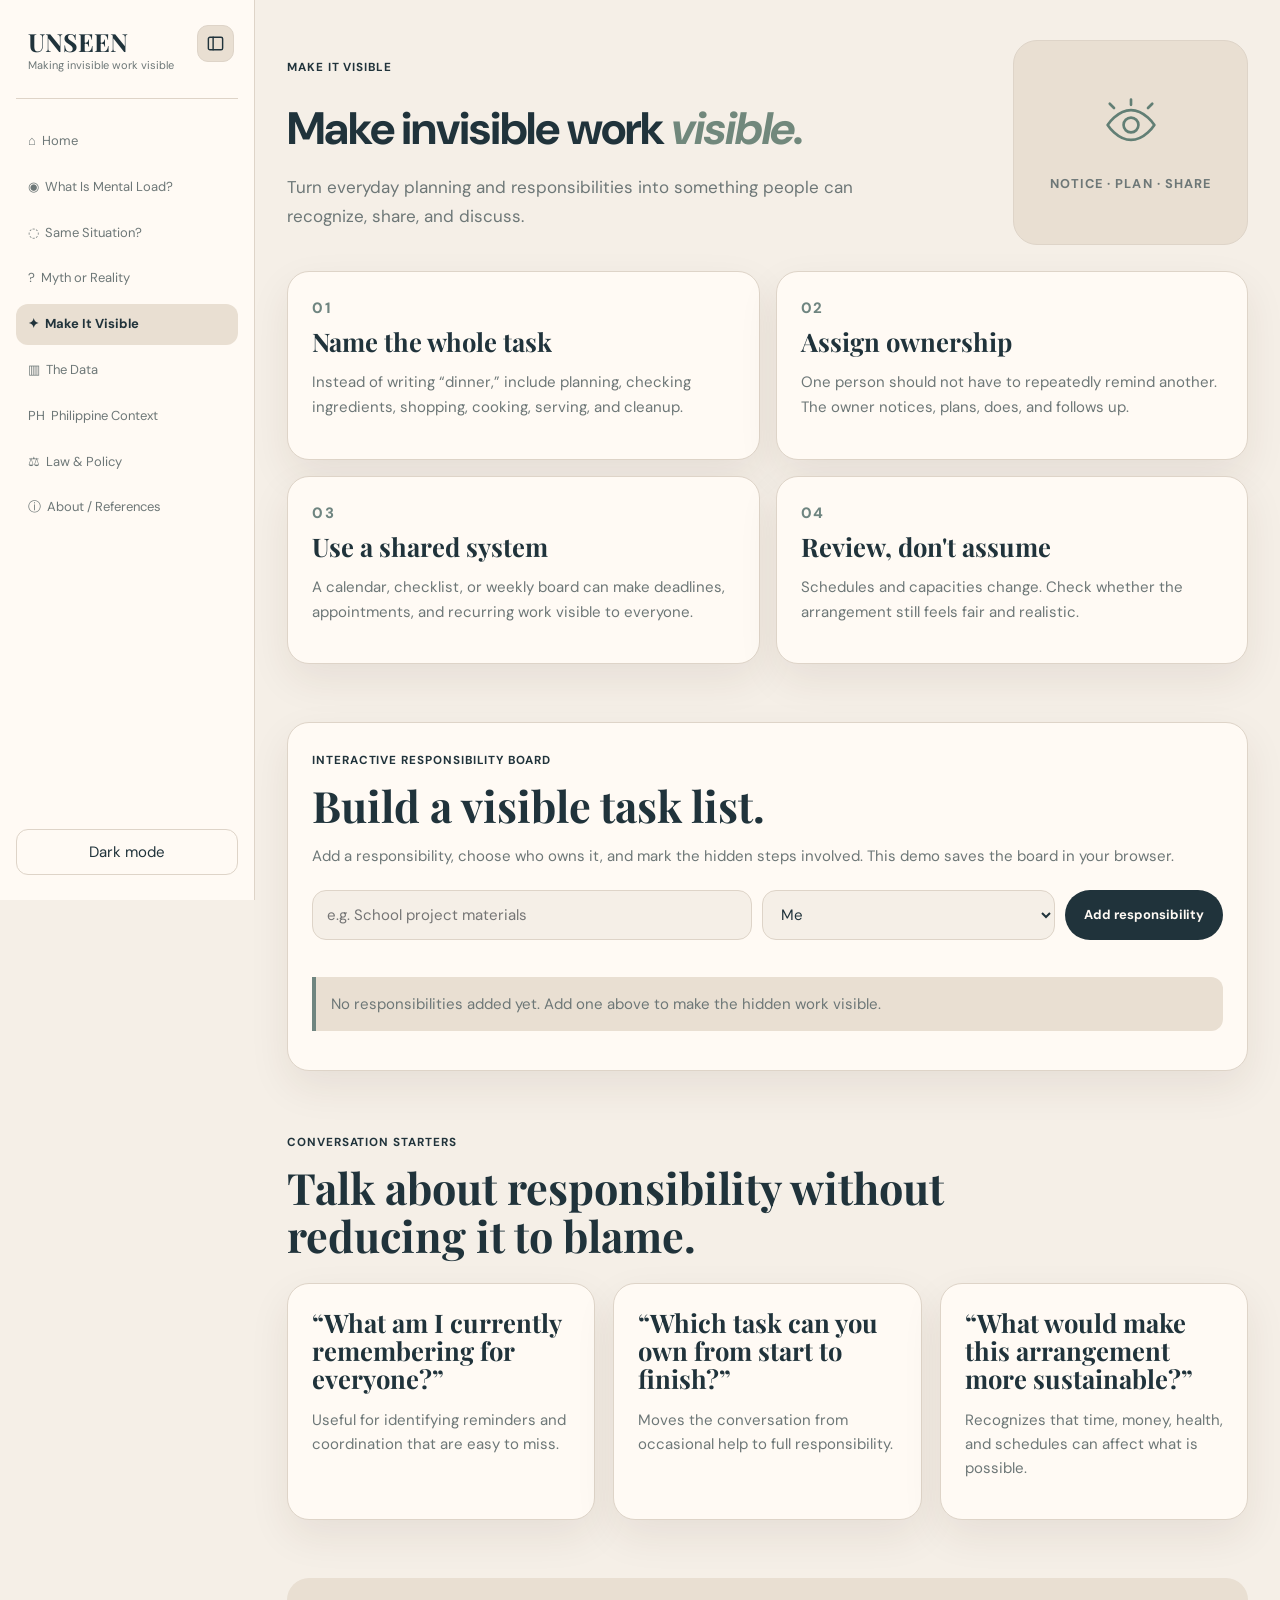
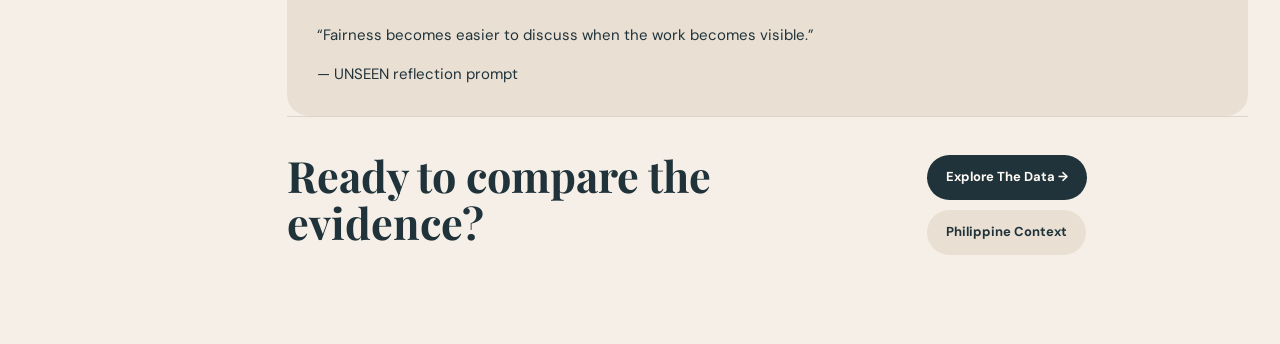
<file: visible.html>
<!doctype html>
<html lang="en">
  <head>
    <meta charset="utf-8"/>
    <meta name="viewport" content="width=device-width, initial-scale=1"/>
    <title>
      Make It Visible | UNSEEN
    </title>
    <link rel="stylesheet" href="styles.css"/>
  </head>
  <body>
    <div class="layout">
      <aside class="side" id="side">
        <div class="brand">
          <button class="sidebarToggle" id="sidebarToggle" type="button" aria-label="Hide sidebar" aria-controls="side" aria-expanded="true" title="Hide sidebar">
            <svg width="19" height="19" viewBox="0 0 24 24" fill="none" stroke="currentColor" stroke-width="1.8" stroke-linecap="round" stroke-linejoin="round" aria-hidden="true">
              <rect x="3" y="4" width="18" height="16" rx="2"/>
              <path d="M9 4v16"/>
            </svg>
          </button>
          UNSEEN
          <small>
            Making invisible work visible
          </small>
        </div>
        <nav>
          <a href="index.html">
            ⌂ &nbsp;Home
          </a>
          <a href="issue.html">
            ◉ &nbsp;What Is Mental Load?
          </a>
          <a href="scenarios.html">
            ◌ &nbsp;Same Situation?
          </a>
          <a href="myth.html">
            ? &nbsp;Myth or Reality
          </a>
          <a class="active" href="visible.html">
            ✦ &nbsp;Make It Visible
          </a>
          <a href="data.html">
            ▥ &nbsp;The Data
          </a>
          <a href="philippines.html">
            PH &nbsp;Philippine Context
          </a>
          <a href="laws.html">
            ⚖ &nbsp;Law & Policy
          </a>
          <a href="about.html">
            ⓘ &nbsp;About / References
          </a>
        </nav>
        <div class="side-bottom">
          <button class="theme" id="theme">
            Dark mode
          </button>
        </div>
      </aside>
      <main class="main">
        <button class="sidebarReveal" id="sidebarReveal" type="button" aria-label="Show sidebar" aria-controls="side" title="Show sidebar">
          <svg width="19" height="19" viewBox="0 0 24 24" fill="none" stroke="currentColor" stroke-width="1.8" stroke-linecap="round" stroke-linejoin="round" aria-hidden="true">
            <rect x="3" y="4" width="18" height="16" rx="2"/>
            <path d="M9 4v16"/>
          </svg>
        </button>
        <button class="mobileMenu" id="menu" type="button" aria-label="Open navigation" aria-expanded="false" aria-controls="side">
          ☰
        </button>
        <div class="wrap visible-page">
          <header class="visible-intro">
            <div>
              <span class="data-kicker">
                MAKE IT VISIBLE
              </span>
              <h1>
                Make invisible work
                <em>
                  visible.
                </em>
              </h1>
              <p class="lead">
                Turn everyday planning and responsibilities into something people can recognize, share, and discuss.
              </p>
            </div>
            <div class="visible-intro-mark" aria-hidden="true">
              <svg viewBox="0 0 64 64" width="68" height="68" fill="none" stroke="currentColor" stroke-width="2.5" stroke-linecap="round" stroke-linejoin="round">
                <path d="M10 32s9-14 22-14 22 14 22 14-9 14-22 14S10 32 10 32Z"/>
                <circle cx="32" cy="32" r="7"/>
                <path d="M32 8v5M12 12l4 4M52 12l-4 4"/>
              </svg>
              <span>
                Notice · Plan · Share
              </span>
            </div>
          </header>
          <section class="visible-tool-grid">
            <article class="card">
              <span class="visible-num">
                01
              </span>
              <h3>
                Name the whole task
              </h3>
              <p>
                Instead of writing “dinner,” include planning, checking ingredients, shopping, cooking, serving, and cleanup.
              </p>
            </article>
            <article class="card">
              <span class="visible-num">
                02
              </span>
              <h3>
                Assign ownership
              </h3>
              <p>
                One person should not have to repeatedly remind another. The owner notices, plans, does, and follows up.
              </p>
            </article>
            <article class="card">
              <span class="visible-num">
                03
              </span>
              <h3>
                Use a shared system
              </h3>
              <p>
                A calendar, checklist, or weekly board can make deadlines, appointments, and recurring work visible to everyone.
              </p>
            </article>
            <article class="card">
              <span class="visible-num">
                04
              </span>
              <h3>
                Review, don't assume
              </h3>
              <p>
                Schedules and capacities change. Check whether the arrangement still feels fair and realistic.
              </p>
            </article>
          </section>
          <section class="ph-section card">
            <span class="data-kicker">
              INTERACTIVE RESPONSIBILITY BOARD
            </span>
            <h2>
              Build a visible task list.
            </h2>
            <p>
              Add a responsibility, choose who owns it, and mark the hidden steps involved. This demo saves the board in your browser.
            </p>
            <form id="visibilityForm" class="visibility-form">
              <input id="visibilityTask" required placeholder="e.g. School project materials" aria-label="Task">
              <select id="visibilityOwner" aria-label="Owner">
                <option>
                  Me
                </option>
                <option>
                  Partner / family member
                </option>
                <option>
                  Shared
                </option>
                <option>
                  Someone else
                </option>
              </select>
              <button class="btn" type="submit">
                Add responsibility
              </button>
            </form>
            <div id="visibilityList" class="visibility-list">
            </div>
          </section>
          <section class="ph-section">
            <div class="section-title">
              <span class="data-kicker">
                CONVERSATION STARTERS
              </span>
              <h2>
                Talk about responsibility without reducing it to blame.
              </h2>
            </div>
            <div class="grid">
              <div class="card">
                <h3>
                  “What am I currently remembering for everyone?”
                </h3>
                <p>
                  Useful for identifying reminders and coordination that are easy to miss.
                </p>
              </div>
              <div class="card">
                <h3>
                  “Which task can you own from start to finish?”
                </h3>
                <p>
                  Moves the conversation from occasional help to full responsibility.
                </p>
              </div>
              <div class="card">
                <h3>
                  “What would make this arrangement more sustainable?”
                </h3>
                <p>
                  Recognizes that time, money, health, and schedules can affect what is possible.
                </p>
              </div>
            </div>
          </section>
          <section class="quote visible-quote">
            <p>
              “Fairness becomes easier to discuss when the work becomes visible.”
            </p>
            <span>
              — UNSEEN reflection prompt
            </span>
          </section>
          <div class="ph-next">
            <div>
              <h2>
                Ready to compare the evidence?
              </h2>
            </div>
            <div>
              <a class="btn" href="data.html">
                Explore The Data →
              </a>
              <a class="btn alt" href="philippines.html">
                Philippine Context
              </a>
            </div>
          </div>
        </div>
      </main>
    </div>
    <script src="script.js">
    </script>
  </body>
</html>
</file>
<file: styles.css>
@import url('https://fonts.googleapis.com/css2?family=DM+Sans:wght@400;600;700&family=Playfair+Display:wght@600;700&display=swap');

:root {
  --bg: #f5efe7;
  --card: #fffaf4;
  --soft: #e9dfd2;
  --ink: #20333b;
  --muted: #6d7777;
  --pink: #6f8580;
  --sage: #9a927f;
  --line: #ded4c8;
  --shadow: rgba(62, 43, 30, 0.08);
}

html[data-theme="dark"] {
  --bg: #18262d;
  --card: #24363f;
  --soft: #30434c;
  --ink: #f8f0e6;
  --muted: #b8c3c1;
  --pink: #9fb6b0;
  --sage: #c1b9a6;
  --line: #455963;
  --shadow: rgba(0, 0, 0, 0.2);
}

* {
  box-sizing: border-box;
}

html {
  scroll-behavior: smooth;
}

body {
  margin: 0;
  background: var(--bg);
  color: var(--ink);
  font: 15px/1.6 'DM Sans', sans-serif;
}

a {
  color: inherit;
  text-decoration: none;
}

button,
input,
select,
textarea {
  font: inherit;
}

.layout {
  display: flex;
  min-height: 100vh;
}

.side {
  position: fixed;
  inset: 0 auto 0 0;
  width: 255px;
  background: var(--card);
  border-right: 1px solid var(--line);
  padding: 25px 16px;
  z-index: 10;
}

.brand {
  font: 700 25px 'Playfair Display', serif;
  padding: 0 12px 25px;
  border-bottom: 1px solid var(--line);
}

.brand small {
  display: block;
  font: 11px 'DM Sans', sans-serif;
  color: var(--muted);
}

nav {
  display: grid;
  gap: 5px;
  margin-top: 22px;
}

nav a {
  padding: 10px 12px;
  border-radius: 12px;
  color: var(--muted);
  font-size: 13px;
  transition: background 0.2s ease, color 0.2s ease;
}

nav a:hover,
nav a.active {
  background: var(--soft);
  color: var(--ink);
  font-weight: 700;
}

.side-bottom {
  position: absolute;
  bottom: 25px;
  left: 16px;
  right: 16px;
}

.theme {
  width: 100%;
  border: 1px solid var(--line);
  border-radius: 12px;
  background: transparent;
  color: var(--ink);
  padding: 10px;
  cursor: pointer;
}

.main {
  margin-left: 255px;
  flex: 1;
}

.top {
  position: sticky;
  top: 0;
  z-index: 9;
  display: flex;
  justify-content: space-between;
  align-items: center;
  padding: 18px 5%;
  background: color-mix(in srgb, var(--bg) 90%, transparent);
  backdrop-filter: blur(12px);
  border-bottom: 1px solid var(--line);
}

.menu {
  display: none;
}

.mobileMenu {
  display: none;
}

.wrap {
  width: min(1120px, 90%);
  margin: auto;
  padding: 55px 0 80px;
}

.issue-wrap {
  width: min(1220px, 94%);
  padding-top: 28px;
}

.issue-wrap.task-detail-active {
  width: 100%;
  max-width: none;
  margin: 0;
  padding: 0;
}

.issue-hero {
  display: grid;
  grid-template-columns: 1.08fr 1fr;
  gap: 24px;
  align-items: center;
  padding: 8px 0 20px;
}

.issue-copy {
  padding: 6px 0 0;
}

.issue-badge {
  display: inline-block;
  padding: 0.7rem 1rem;
  margin-bottom: 18px;
  border-radius: 999px;
  background: #f1d7d9;
  color: var(--ink);
  font-size: 0.8rem;
  font-weight: 700;
  letter-spacing: 0.08em;
}

.issue-copy p {
  max-width: 640px;
  margin: 18px 0 0;
  font-size: clamp(1.15rem, 1.8vw, 1.7rem);
  line-height: 1.45;
  color: var(--muted);
}

.issue-cta {
  display: inline-flex;
  align-items: center;
  gap: 10px;
  margin-top: 26px;
  padding: 0.85rem 1.45rem;
  border-radius: 999px;
  background: #d39a9a;
  color: var(--ink);
  font-weight: 700;
  box-shadow: 0 10px 18px rgba(86, 60, 54, 0.12);
}

.issue-art {
  position: relative;
  min-height: 520px;
  border-radius: 14px;
  background:
    linear-gradient(180deg, rgba(255,255,255,0.12), rgba(0,0,0,0.08)),
    url('https://images.unsplash.com/photo-1524504388940-b1c1722653e1?auto=format&fit=crop&w=1200&q=80') center/cover no-repeat;
  box-shadow: 0 18px 40px var(--shadow);
  overflow: hidden;
}

.issue-art::before {
  content: "";
  position: absolute;
  inset: 12px 16px 12px 16px;
  border-radius: 12px;
  background: linear-gradient(135deg, rgba(255,255,255,0.08), rgba(255,255,255,0));
}

.issue-note {
  position: absolute;
  right: 18px;
  top: 85px;
  width: 200px;
  padding: 1.1rem 1rem 1rem;
  background: #f8f0d9;
  border: 1px solid rgba(83, 65, 55, 0.1);
  border-radius: 8px;
  font-family: 'Playfair Display', serif;
  font-size: 1.08rem;
  line-height: 1.32;
  color: var(--ink);
  transform: rotate(5deg);
  box-shadow: 0 12px 20px rgba(60, 49, 45, 0.1);
}

.issue-note::after {
  content: "♡";
  position: absolute;
  right: 16px;
  bottom: 10px;
  font-size: 1.4rem;
  color: #d68a94;
}

.how-it-works {
  margin-top: 18px;
  padding: 18px 4px 0;
}

.how-it-works h2 {
  margin: 0;
  font-size: clamp(2.1rem, 3vw, 3.1rem);
  letter-spacing: -0.04em;
}

.subhead {
  margin: 8px 0 22px;
  color: var(--muted);
  font-size: 1.08rem;
}

.step-grid {
  display: grid;
  grid-template-columns: repeat(4, minmax(0, 1fr));
  gap: 18px;
}

.step-card {
  background: rgba(255,255,255,0.2);
  border: 1px solid rgba(60, 48, 44, 0.08);
  border-radius: 18px;
  padding: 18px 16px;
  text-align: center;
  box-shadow: 0 10px 18px rgba(45, 35, 30, 0.04);
}

.step-icon {
  display: grid;
  place-items: center;
  width: 52px;
  height: 52px;
  margin: 0 auto 12px;
  border-radius: 50%;
  background: rgba(214, 138, 148, 0.12);
  font-weight: 700;
  color: var(--ink);
  font-size: 1.6rem;
}

.step-card h3 {
  margin: 0 0 8px;
  font-family: 'DM Sans', sans-serif;
  font-size: 1.25rem;
}

.step-card p {
  margin: 0;
  color: var(--muted);
  font-size: 0.96rem;
}

.issue-tasks {
  margin-top: 22px;
  padding: 26px 18px 12px;
  border: 1px solid rgba(73, 69, 62, 0.08);
  border-radius: 26px;
  background: rgba(255,255,255,0.1);
}

.task-header {
  display: flex;
  align-items: center;
  gap: 18px;
  margin-bottom: 26px;
}

.task-number {
  display: grid;
  place-items: center;
  width: 52px;
  height: 52px;
  background: var(--pink);
  color: var(--ink);
  border-radius: 18px;
  font-family: 'Playfair Display', serif;
  font-size: 2.15rem;
  font-weight: 700;
}

.task-header h2 {
  margin: 0;
  font-size: clamp(2.2rem, 3.5vw, 3.4rem);
  letter-spacing: -0.05em;
}

.task-header p {
  margin: 6px 0 0;
  color: var(--muted);
  font-size: 1.05rem;
}

.task-grid {
  display: grid;
  grid-template-columns: repeat(6, minmax(0, 1fr));
  gap: 18px;
}

.task-card {
  position: relative;
  display: flex;
  flex-direction: column;
  justify-content: space-between;
  width: 100%;
  min-height: 200px;
  padding: 18px 18px 16px;
  border-radius: 22px;
  border: 1px solid rgba(52, 44, 39, 0.04);
  box-shadow: 0 10px 20px rgba(48, 49, 52, 0.04);
  color: var(--ink);
  text-align: left;
  cursor: pointer;
  transition: transform 0.18s ease, box-shadow 0.18s ease;
}

.task-card:hover,
.task-card:focus-visible {
  transform: translateY(-3px);
  box-shadow: 0 14px 24px rgba(48, 49, 52, 0.1);
  outline: 2px solid var(--ink);
  outline-offset: 2px;
}

.task-card h3 {
  margin: 0;
  font-family: 'DM Sans', sans-serif;
  font-size: 1.7rem;
  line-height: 1.1;
  letter-spacing: -0.03em;
}

.task-icon {
  width: 58px;
  height: 58px;
  display: grid;
  place-items: center;
  color: var(--ink);
}

.task-icon svg {
  width: 54px;
  height: 54px;
}

.task-arrow {
  align-self: flex-end;
  display: grid;
  place-items: center;
  width: 38px;
  height: 38px;
  border-radius: 50%;
  background: rgba(255,255,255,0.42);
  color: var(--ink);
  font-size: 1.9rem;
  line-height: 1;
}

.pink { background: #f4dfe3; }
.sage { background: #dae8dc; }
.blue { background: #dfeaf5; }
.lilac { background: #e4dfee; }
.peach { background: #f5e7d5; }
.gold { background: #f0d7a5; }

.mental-load-banner {
  display: grid;
  grid-template-columns: auto 1fr auto;
  align-items: center;
  gap: 18px;
  margin-top: 26px;
  padding: 22px 18px 20px;
  border-radius: 26px;
  background: rgba(224, 172, 185, 0.18);
  border: 1px solid rgba(61, 51, 47, 0.06);
}

.brain {
  display: grid;
  place-items: center;
  width: 82px;
  height: 82px;
  border-radius: 22px;
  background: rgba(255,255,255,0.2);
  font-size: 2.4rem;
}

.banner-copy h3 {
  margin: 0;
  font-size: clamp(2.3rem, 3vw, 4rem);
  letter-spacing: -0.04em;
}

.banner-copy p {
  margin: 8px 0 0;
  max-width: 660px;
  font-size: clamp(1.1rem, 1.5vw, 1.5rem);
  color: var(--muted);
}

.banner-note {
  max-width: 260px;
  padding: 1rem 1.2rem;
  background: rgba(255,255,255,0.14);
  border-radius: 16px;
  border: 1px solid rgba(60, 49, 44, 0.08);
  font-family: 'Playfair Display', serif;
  line-height: 1.28;
  color: var(--ink);
  text-align: center;
  transform: rotate(-4deg);
}

.task-detail[hidden] {
  display: none;
}

.issue-wrap > [hidden] {
  display: none !important;
}

.task-detail {
  width: 100%;
  min-height: 100vh;
  margin: 0;
  overflow: visible;
  background: var(--bg);
}

.back-to-tasks {
  display: inline-flex;
  align-items: center;
  margin: 0;
  padding: 12px 16px;
  border: 0;
  background: transparent;
  color: var(--muted);
  text-align: left;
  font-size: 0.85rem;
  cursor: pointer;
}

.task-detail-content {
  min-width: 0;
  width: 100%;
  padding: 0;
}

.task-detail-hero {
  position: relative;
  min-height: clamp(320px, 48vh, 560px);
  margin: 0;
  background-color: #d8c8b7;
  background-position: center 46%;
  background-size: cover;
}

.task-detail-hero::before {
  content: "";
  position: absolute;
  inset: 0;
  background: linear-gradient(0deg, rgba(255,250,244,0.9), rgba(255,250,244,0.02) 70%);
}

.task-detail-heading {
  position: absolute;
  left: 18px;
  bottom: 16px;
  z-index: 1;
  max-width: 75%;
}

.task-detail-heading h2 {
  display: inline;
  margin: 0 8px 0 0;
  color: #244050;
  font-size: clamp(2rem, 3vw, 2.8rem);
}

.task-detail-heading p {
  display: inline;
  color: #35505a;
  font-size: 0.9rem;
}

.task-detail-heading .detail-badge {
  display: none;
}

.task-qa {
  position: relative;
  z-index: 2;
  display: grid;
  gap: 9px;
  margin: 0 0 24px;
  padding: 12px;
  border: 1px solid rgba(56, 45, 40, 0.08);
  border-radius: 14px;
  background: var(--card);
  box-shadow: 0 10px 22px var(--shadow);
}

.qa-row {
  display: grid;
  grid-template-columns: 28px minmax(0, 1fr);
  align-items: start;
  gap: 9px;
  padding: 8px;
  border-radius: 8px;
}

.question-row { background: #f8e8e9; }
.answer-row { background: #edf2e9; }

.question-row {
  align-items: center;
  min-height: 58px;
  padding: 12px 14px;
}

.answer-row {
  grid-template-columns: 32px minmax(0, 1fr);
  gap: 11px;
  padding: 14px 16px;
}

.qa-mark {
  display: grid;
  place-items: center;
  width: 26px;
  height: 26px;
  border-radius: 50%;
  background: #6f8580;
  color: white;
  font-weight: 700;
}

.answer-row .qa-mark { background: #819a81; }
.answer-row .qa-mark {
  width: 30px;
  height: 30px;
}

.qa-row p {
  margin: 1px 0 0;
  color: var(--ink);
  font-size: 0.9rem;
  line-height: 1.4;
}

.question-row p {
  align-self: center;
  font-family: 'Playfair Display', serif;
  font-size: 1.05rem;
  line-height: 1.45;
}

.answer-row p {
  font-size: 1rem;
  line-height: 1.5;
}

.task-behind h3 {
  margin: 0 0 18px;
  font-size: clamp(1.8rem, 2.6vw, 2.4rem);
}

.task-insights {
  display: grid;
  grid-template-columns: repeat(3, minmax(0, 1fr));
  gap: 16px;
}

.task-insight {
  min-width: 0;
  min-height: 156px;
  display: flex;
  flex-direction: column;
  align-items: center;
  justify-content: center;
  gap: 12px;
  padding: 20px 16px;
  border-radius: 12px;
  background: #f8e8e9;
  text-align: center;
}

.task-insight:nth-child(2n) { background: #edf2e9; }
.task-insight:nth-child(3n) { background: #eaf0f5; }

.task-insight span {
  display: block;
  color: #bc6578;
  font-size: 2.4rem;
  line-height: 1;
}

.task-insight .task-insight-icon--club {
  font-family: 'Segoe UI Symbol', sans-serif;
  font-size: 3.5rem;
}

.task-insight p {
  margin: 0;
  color: var(--ink);
  font-size: 1rem;
  line-height: 1.45;
}

.task-takeaway {
  display: grid;
  grid-template-columns: 42px minmax(0, 1fr) 24px;
  align-items: center;
  gap: 10px;
  margin-top: 12px;
  padding: 11px 12px;
  border: 1px solid rgba(55, 41, 36, 0.06);
  border-radius: 10px;
  background: #f8e8e9;
}

.takeaway-icon {
  display: grid;
  place-items: center;
  width: 40px;
  height: 40px;
  border-radius: 50%;
  color: #d97588;
  font-size: 2rem;
}

.task-takeaway strong {
  display: block;
  margin-bottom: 2px;
  color: #a95365;
  font-family: 'Playfair Display', serif;
  font-size: 1rem;
}

.task-takeaway p {
  margin: 0;
  color: var(--ink);
  font-size: 0.82rem;
  line-height: 1.4;
}

.takeaway-spark {
  color: #d97588;
  font-size: 1.7rem;
}

.eyebrow {
  font-size: 11px;
  letter-spacing: 2px;
  text-transform: uppercase;
  color: var(--pink);
  font-weight: 700;
}

h1,
h2,
h3 {
  font-family: 'Playfair Display', serif;
  line-height: 1.1;
  margin: 0 0 12px;
}

h1 {
  font-size: clamp(2.5rem, 5vw, 4.5rem);
  max-width: 650px;
}

h2 {
  font-size: clamp(2rem, 4vw, 2.7rem);
}

h3 {
  font-size: clamp(1.5rem, 2vw, 2.1rem);
}

.lead {
  font-size: 17px;
  color: var(--muted);
  max-width: 650px;
  margin: 0 0 24px;
}

.hero {
  display: grid;
  grid-template-columns: 1fr 1fr;
  gap: 35px;
  align-items: center;
}

.art {
  height: 410px;
  border-radius: 32px;
  background: linear-gradient(140deg, #e6d7c8, #bfd0bd);
  position: relative;
  overflow: hidden;
  box-shadow: 0 18px 40px var(--shadow);
}

.art::before {
  content: '';
  position: absolute;
  width: 250px;
  height: 340px;
  background: #a9826f;
  border-radius: 45% 45% 18% 18%;
  left: 28%;
  bottom: -70px;
}

.art::after {
  content: '';
  position: absolute;
  width: 115px;
  height: 115px;
  background: #5a3b30;
  border-radius: 50%;
  left: 40%;
  top: 65px;
}

.note {
  position: absolute;
  background: #fff2cf;
  padding: 15px;
  font: 19px 'Playfair Display', serif;
  z-index: 2;
  box-shadow: 0 10px 20px rgba(0, 0, 0, 0.08);
}

.n1 {
  top: 50px;
  left: 20px;
  transform: rotate(-7deg);
}

.n2 {
  right: 18px;
  bottom: 65px;
  transform: rotate(7deg);
}

.btn {
  display: inline-block;
  background: var(--ink);
  color: var(--card);
  border: 0;
  border-radius: 30px;
  padding: 12px 19px;
  font-weight: 700;
  font-size: 13px;
  cursor: pointer;
  transition: transform 0.2s ease, opacity 0.2s ease;
}

.btn:hover {
  transform: translateY(-1px);
}

.btn.alt {
  background: var(--soft);
  color: var(--ink);
}

.grid {
  display: grid;
  grid-template-columns: repeat(3, minmax(0, 1fr));
  gap: 18px;
}

.grid.two {
  grid-template-columns: repeat(2, minmax(0, 1fr));
}

.contextCard {
  width: 100%;
  color: var(--ink);
  text-align: left;
  font: inherit;
  cursor: pointer;
  transition: transform 0.2s ease, border-color 0.2s ease;
}

.contextCard:hover,
.contextCard.active {
  border-color: var(--pink);
  transform: translateY(-3px);
}

.contextPanel,
.actionCard {
  margin-top: 22px;
}

.checkRow {
  display: flex;
  align-items: flex-start;
  gap: 10px;
  padding: 12px 0;
  border-top: 1px solid var(--line);
  cursor: pointer;
}

.checkRow input {
  accent-color: var(--pink);
  margin-top: 5px;
}

.card {
  background: var(--card);
  border: 1px solid var(--line);
  border-radius: 22px;
  padding: 24px;
  box-shadow: 0 16px 40px var(--shadow);
}

.card p,
.card li,
.card ul {
  color: var(--muted);
}

.card ul {
  padding-left: 18px;
  margin: 0;
}

.card li + li {
  margin-top: 8px;
}

.icon {
  font-size: 26px;
  background: var(--soft);
  width: 48px;
  height: 48px;
  display: grid;
  place-items: center;
  border-radius: 15px;
  margin-bottom: 14px;
}

.head {
  display: flex;
  justify-content: space-between;
  align-items: end;
  gap: 20px;
  margin: 60px 0 22px;
}

.quote {
  background: var(--soft);
  border-radius: 22px;
  padding: 30px;
}

.quote blockquote {
  font: 700 28px 'Playfair Display', serif;
  margin: 0 0 10px;
}

.quote cite {
  color: var(--muted);
}

.form {
  max-width: 760px;
  display: grid;
  gap: 15px;
}

.field {
  display: grid;
  gap: 6px;
}

.field label {
  font-weight: 700;
  font-size: 13px;
}

.field input,
.field select,
.field textarea {
  width: 100%;
  background: var(--card);
  border: 1px solid var(--line);
  border-radius: 12px;
  padding: 12px;
  color: var(--ink);
}

textarea {
  min-height: 130px;
  resize: vertical;
}

.notice {
  background: var(--soft);
  padding: 15px;
  border-left: 4px solid var(--pink);
  border-radius: 0 12px 12px 0;
  color: var(--muted);
}

.dataControls {
  display: flex;
  align-items: center;
  flex-wrap: wrap;
  gap: 10px;
  margin: 18px 0;
  color: var(--muted);
  font-weight: 700;
}

.dataControls select {
  background: var(--card);
  border: 1px solid var(--line);
  border-radius: 10px;
  color: var(--ink);
  padding: 9px 12px;
}

.communitySection {
  margin-top: 60px;
  width: 100%;
}

.communitySection > .lead {
  margin-bottom: 22px;
}

.communityGrid {
  display: grid;
  grid-template-columns: minmax(280px, 0.75fr) minmax(0, 1.5fr);
  align-items: start;
  gap: 22px;
}

.formStatus {
  color: var(--muted);
  font-size: 13px;
  margin-left: 12px;
}

#quizStatus {
  min-height: 20px;
  margin: 12px 0 0;
}

.quizResult {
  margin-top: 22px;
}

.quizPanelGroup {
  margin-top: 22px;
}

.quizChooser {
  margin-top: 28px;
}

.quizCategoryGrid {
  display: grid;
  grid-template-columns: repeat(3, minmax(0, 1fr));
  gap: 16px;
  margin-top: 22px;
}

.quizCategory {
  width: 100%;
  color: var(--ink);
  text-align: left;
  cursor: pointer;
  transition: border-color 0.2s ease, transform 0.2s ease;
}

.quizCategory:hover {
  border-color: var(--pink);
  transform: translateY(-3px);
}

.quizCategory h3 {
  font-size: 1.35rem;
  margin-top: 14px;
}

.quizCategory p {
  margin-bottom: 0;
}

.quizBackButton {
  margin-left: 8px;
}

.quizPanelGroup h2 {
  margin-bottom: 18px;
}

.quizQuestionBlock {
  border-top: 1px solid var(--line);
  padding: 18px 0 8px;
}

.quizQuestionBlock h3 {
  font-family: 'DM Sans', sans-serif;
  font-size: 1rem;
  line-height: 1.45;
  margin-bottom: 8px;
}

.quizPanelOptions {
  display: grid;
  gap: 6px;
}

.quizPanelStatus {
  min-height: 20px;
  margin: 14px 0 8px;
}

.postList {
  display: flex;
  flex-direction: column;
  gap: 18px;
  margin-top: 0;
  width: 100%;
  max-height: 680px;
  overflow-y: auto;
  padding-right: 10px;
  overscroll-behavior: contain;
}

.communitySection .form,
.communitySection .post {
  width: 100%;
  max-width: none;
  min-width: 0;
}

.post > p {
  overflow-wrap: anywhere;
  white-space: pre-wrap;
}

.itemActions {
  display: flex;
  flex-wrap: wrap;
  gap: 6px;
  margin-top: 14px;
}

.itemActions button {
  border: 1px solid var(--line);
  border-radius: 999px;
  background: transparent;
  color: var(--muted);
  padding: 6px 10px;
  font-size: 12px;
  cursor: pointer;
}

.itemActions button:hover {
  border-color: var(--pink);
  color: var(--pink);
  background: var(--soft);
}

.post h3 {
  font-size: 1.35rem;
  margin: 0;
}

.postHeader {
  display: flex;
  align-items: center;
  justify-content: space-between;
  gap: 16px;
  margin-bottom: 12px;
}

.likeButton {
  border: 1px solid var(--line);
  border-radius: 999px;
  background: transparent;
  color: var(--muted);
  padding: 7px 12px;
  cursor: pointer;
  white-space: nowrap;
}

.likeButton:hover,
.likeButton.liked {
  border-color: var(--pink);
  color: var(--pink);
  background: var(--soft);
}

.likeButton.liked span {
  font-size: 18px;
}

.comments {
  display: grid;
  gap: 10px;
  border-top: 1px solid var(--line);
  margin-top: 20px;
  padding-top: 15px;
}

.commentToggle {
  border: 0;
  background: transparent;
  color: var(--ink);
  font: inherit;
  font-weight: 700;
  text-align: left;
  padding: 0;
  cursor: pointer;
}

.commentsList {
  display: grid;
  gap: 10px;
}

.comment {
  background: var(--soft);
  border-radius: 12px;
  padding: 10px 12px;
  overflow-wrap: anywhere;
}

.comment p {
  margin: 3px 0 0;
}

.commentMeta {
  display: flex;
  justify-content: flex-end;
  margin-top: 10px;
}

.commentHeartButton {
  border: 1px solid var(--line);
  border-radius: 999px;
  background: transparent;
  color: var(--muted);
  padding: 5px 10px;
  font-size: 12px;
  cursor: pointer;
  display: inline-flex;
  align-items: center;
  gap: 6px;
}

.commentHeartButton:hover,
.commentHeartButton.liked {
  border-color: var(--pink);
  color: var(--pink);
  background: var(--soft);
}

.commentHeartButton span {
  font-size: 16px;
}

.comment .itemActions {
  margin-top: 8px;
}

.commentForm {
  display: grid;
  grid-template-columns: minmax(120px, 0.7fr) minmax(180px, 1.5fr) auto;
  gap: 8px;
  margin-top: 15px;
}

.commentForm input {
  min-width: 0;
  background: var(--card);
  border: 1px solid var(--line);
  border-radius: 10px;
  color: var(--ink);
  padding: 10px;
}

.commentForm .btn {
  padding: 10px 14px;
}

.actionMenu {
  position: fixed;
  z-index: 30;
  display: grid;
  min-width: 150px;
  overflow: hidden;
  background: var(--card);
  border: 1px solid var(--line);
  border-radius: 12px;
  box-shadow: 0 14px 32px var(--shadow);
}

.actionMenu button {
  border: 0;
  border-bottom: 1px solid var(--line);
  background: transparent;
  color: var(--ink);
  padding: 11px 14px;
  text-align: left;
  cursor: pointer;
}

.actionMenu button:last-child {
  border-bottom: 0;
}

.actionMenu button:hover {
  background: var(--soft);
}

.progress {
  height: 9px;
  background: var(--soft);
  border-radius: 20px;
  overflow: hidden;
  margin: 12px 0 18px;
}

.progress span {
  display: block;
  height: 100%;
  width: 0;
  background: var(--pink);
}

.option {
  display: block;
  width: 100%;
  text-align: left;
  background: var(--card);
  border: 1px solid var(--line);
  border-radius: 13px;
  padding: 13px;
  margin: 9px 0;
  color: var(--ink);
  cursor: pointer;
}

.option.selected {
  border: 2px solid var(--pink);
  background: var(--soft);
}

.chart {
  height: 220px;
  display: flex;
  align-items: end;
  gap: 25px;
  padding: 20px;
  background: var(--soft);
  border-radius: 18px;
}

.barbox {
  flex: 1;
  text-align: center;
  display: flex;
  flex-direction: column;
  align-items: center;
  justify-content: end;
  gap: 7px;
  height: 100%;
}

.bar {
  width: min(65%, 90px);
  background: var(--pink);
  border-radius: 10px 10px 0 0;
  min-height: 14px;
  transition: height 0.3s ease;
}

.barLabel {
  color: var(--muted);
  font-size: 12px;
}

.barValue {
  font-size: 13px;
}

.bar.sage {
  background: var(--sage);
}

.timeline {
  border-left: 2px solid var(--line);
  padding-left: 25px;
  display: grid;
  gap: 25px;
}

.pill,
.stat {
  display: inline-block;
  background: var(--soft);
  color: var(--ink);
  border-radius: 999px;
  padding: 6px 10px;
  font-weight: 700;
  font-size: 12px;
}

.stat {
  font-size: 28px;
  padding: 10px 14px;
  margin-bottom: 12px;
}

.footer {
  padding: 25px 5%;
  border-top: 1px solid var(--line);
  color: var(--muted);
  font-size: 12px;
}

@media (max-width: 1100px) {
  .issue-hero {
    grid-template-columns: 1fr;
  }

  .task-grid {
    grid-template-columns: repeat(3, minmax(0, 1fr));
  }

  .task-insights {
    grid-template-columns: repeat(2, minmax(0, 1fr));
    gap: 12px;
  }

  .task-insight {
    min-height: 132px;
    padding: 16px 12px;
  }

  .task-insight span {
    font-size: 2rem;
  }

  .task-insight .task-insight-icon--club {
    font-size: 3rem;
  }

  .task-insight p {
    font-size: 0.92rem;
  }
}

@media (max-width: 850px) {
  .side {
    transform: translateX(-100%);
    transition: transform 0.2s ease;
  }

  .side.open {
    transform: translateX(0);
  }

  .main {
    margin-left: 0;
  }

  .menu {
    display: inline-block;
    background: transparent;
    border: 1px solid var(--line);
    color: var(--ink);
    border-radius: 10px;
    padding: 7px 10px;
    cursor: pointer;
  }

  .mobileMenu {
    position: fixed;
    top: 14px;
    left: 14px;
    z-index: 20;
    display: inline-grid;
    place-items: center;
    width: 42px;
    height: 42px;
    border: 1px solid var(--line);
    border-radius: 10px;
    background: var(--card);
    color: var(--ink);
    box-shadow: 0 8px 18px var(--shadow);
    cursor: pointer;
  }

  .hero {
    grid-template-columns: 1fr;
  }

  .grid,
  .grid.two {
    grid-template-columns: 1fr;
  }

  .quizCategoryGrid {
    grid-template-columns: 1fr;
  }

  .art {
    height: 300px;
  }

  .head {
    display: block;
  }

  .wrap {
    padding-top: 75px;
  }

  .communityGrid {
    grid-template-columns: 1fr;
  }

  .postList {
    max-height: 620px;
  }

  .commentForm {
    grid-template-columns: 1fr;
  }

  .task-grid {
    grid-template-columns: 1fr;
  }

  .back-to-tasks {
    margin: 0;
  }

  .task-detail-content {
    padding: 0;
  }

  .task-detail-hero {
    min-height: clamp(250px, 42vh, 420px);
    margin: 0;
  }

  .task-qa {
    margin: 0 0 20px;
  }

  .task-insights {
    grid-template-columns: repeat(3, minmax(0, 1fr));
  }

  .mental-load-banner {
    grid-template-columns: 1fr;
    text-align: center;
  }

  .brain {
    margin: 0 auto;
  }

  .banner-note {
    margin: 0 auto;
  }
}

@container (max-width: 700px) {
  .back-to-tasks {
    margin: 0;
  }

  .task-detail-content {
    padding: 0;
  }

  .task-detail-hero {
    min-height: clamp(250px, 42vh, 420px);
    margin: 0;
  }

  .task-qa {
    margin: 0 0 20px;
  }

  .task-insights {
    grid-template-columns: repeat(2, minmax(0, 1fr));
    gap: 12px;
  }

  .task-insight {
    min-height: 132px;
    padding: 16px 12px;
  }

  .task-insight span {
    font-size: 2rem;
  }

  .task-insight .task-insight-icon--club {
    font-size: 3rem;
  }

  .task-insight p {
    font-size: 0.92rem;
  }
}

.data-wrap,
.group-data-wrap {
  width: min(1240px, 92%);
  padding-top: 28px;
}

.data-hero {
  display: grid;
  grid-template-columns: 0.92fr 1.08fr;
  align-items: stretch;
  min-height: 265px;
  overflow: hidden;
  background: #f4eee5;
}

.data-hero-copy {
  align-self: center;
  padding: 28px 30px 30px 0;
}

.data-kicker {
  display: inline-block;
  margin-bottom: 12px;
  color: var(--ink);
  font-size: 0.73rem;
  font-weight: 700;
  letter-spacing: 0.08em;
  text-transform: uppercase;
}

.data-hero-copy h1,
.group-data-header h1 {
  max-width: 620px;
  margin: 0;
  font-size: clamp(2.25rem, 3.5vw, 3.25rem);
  line-height: 1.02;
}

.data-hero-copy p {
  max-width: 540px;
  margin: 14px 0 0;
  color: var(--muted);
  font-size: 1.03rem;
  line-height: 1.45;
}

.data-hero-art {
  position: relative;
  height: 265px;
  min-height: 265px;
  overflow: hidden;
  background: #d4c6b1;
}

.data-hero-art::after {
  position: absolute;
  inset: 0;
  content: "";
  background: linear-gradient(90deg, rgba(244,238,229,0.25), transparent 40%), linear-gradient(0deg, rgba(34,48,49,0.18), transparent 55%);
}

.data-hero-art img {
  display: block;
  width: 100%;
  height: 265px;
  object-fit: cover;
  object-position: center 38%;
}

.data-art-note {
  position: absolute;
  z-index: 1;
  top: 20px;
  right: 24px;
  padding: 14px 16px;
  transform: rotate(3deg);
  background: #fff7df;
  box-shadow: 0 8px 18px rgba(32, 43, 44, 0.13);
  color: var(--ink);
  font: 1.05rem/1.25 'Playfair Display', serif;
}

.data-group-section {
  margin-top: 18px;
  padding: 12px 0 0;
  border-top: 1px solid var(--line);
}

.data-group-heading {
  display: flex;
  align-items: baseline;
  gap: 16px;
  margin-bottom: 14px;
}

.data-group-heading h2 {
  flex: 0 0 auto;
  margin: 0;
  font-size: 1.2rem;
  text-transform: uppercase;
}

.data-group-heading p {
  margin: 0;
  color: var(--muted);
  font-size: 0.87rem;
}

.data-group-grid {
  display: grid;
  grid-template-columns: repeat(3, minmax(0, 1fr));
  gap: 14px;
}

.data-group-card {
  display: grid;
  grid-template-columns: 40% minmax(0, 1fr);
  height: 178px;
  min-height: 178px;
  overflow: hidden;
  border: 1px solid rgba(55, 48, 43, 0.06);
  border-radius: 9px;
  color: var(--ink);
  transition: transform 0.2s ease, box-shadow 0.2s ease;
}

.data-group-card:hover,
.data-group-card:focus-visible {
  transform: translateY(-3px);
  box-shadow: 0 12px 24px var(--shadow);
  outline: 2px solid var(--pink);
  outline-offset: 2px;
}

.data-group-card img {
  align-self: end;
  width: 100%;
  height: 178px;
  min-height: 0;
  object-fit: cover;
  object-position: center top;
}

.women-group { background: #e8e4dc; }
.men-group { background: #e8e4dc; }
.diverse-group { background: #e8e4dc; }

.data-group-copy {
  display: flex;
  flex-direction: column;
  align-items: flex-start;
  padding: 14px 12px 12px;
}

.data-group-copy strong {
  font: 700 1.2rem/1.15 'Playfair Display', serif;
}

.data-group-copy > span {
  margin-top: 7px;
  color: #3e5158;
  font-size: 0.82rem;
  line-height: 1.35;
}

.data-group-copy b {
  display: grid;
  place-items: center;
  width: 30px;
  height: 30px;
  margin-top: auto;
  border-radius: 50%;
  background: var(--pink);
  color: #fffaf4;
  font-size: 1.15rem;
}

.men-group .data-group-copy b { background: #6f8580; }
.diverse-group .data-group-copy b { background: #6f8580; }

.data-method-note {
  margin: 12px 0 0;
  color: var(--muted);
  font-size: 0.78rem;
}

.data-back-link {
  display: inline-flex;
  margin-bottom: 18px;
  color: var(--muted);
  font-size: 0.9rem;
}

.data-back-link:hover { color: var(--ink); }

.group-data-header {
  padding: 24px 30px 26px;
  border-radius: 8px;
  background: #e8e4dc;
}

.women-data-header { background: #e8e4dc; }
.men-data-header { background: #e8e4dc; }
.diverse-data-header { background: #e8e4dc; }

.group-data-header .data-kicker {
  margin-bottom: 14px;
}

.group-data-header h1 {
  max-width: 760px;
  font-size: clamp(2.3rem, 4vw, 3.6rem);
}

.group-data-header p {
  max-width: 720px;
  margin: 14px 0 0;
  color: var(--muted);
  font-size: 1.05rem;
}

.group-stat-layout {
  display: grid;
  grid-template-columns: minmax(0, 1fr) minmax(260px, 0.9fr);
  align-items: center;
  gap: 30px;
  padding: 34px 4px;
  border-bottom: 1px solid var(--line);
}

.group-stat-number {
  display: block;
  color: #607873;
  font: 700 clamp(3.5rem, 7vw, 6.5rem)/0.98 'Playfair Display', serif;
}

.men-stat-feature .group-stat-number { color: #607873; }

.group-stat-feature h2 {
  max-width: 600px;
  margin: 12px 0;
  font: 700 clamp(1.3rem, 2vw, 1.7rem)/1.25 'DM Sans', sans-serif;
}

.group-stat-feature p,
.group-stat-visual > p {
  max-width: 620px;
  margin: 0;
  color: var(--muted);
  font-size: 0.94rem;
}

.group-stat-visual {
  padding: 24px;
  border: 1px solid var(--line);
  border-radius: 8px;
  background: var(--card);
}

.share-bar {
  display: flex;
  height: 36px;
  overflow: hidden;
  border-radius: 5px;
  background: var(--soft);
}

.share-bar span:first-child { width: 76.2%; background: #6f8580; }
.share-bar span:last-child { flex: 1; background: #b2a995; }

.share-legend {
  display: flex;
  flex-wrap: wrap;
  justify-content: space-between;
  gap: 10px;
  margin: 15px 0 12px;
  font-size: 0.83rem;
}

.share-legend > span {
  display: flex;
  align-items: center;
  gap: 6px;
}

.share-legend i {
  width: 11px;
  height: 11px;
  border-radius: 50%;
  background: #6f8580;
}

.share-legend .legend-men { background: #b2a995; }
.share-legend strong { margin-left: 2px; }
.group-stat-visual > p { font-size: 0.78rem; }

.group-context-grid {
  display: grid;
  grid-template-columns: repeat(2, minmax(0, 1fr));
  gap: 18px;
  padding: 26px 0;
}

.group-context-block {
  padding: 22px 20px;
  border-top: 3px solid #6f8580;
  background: color-mix(in srgb, var(--card) 72%, var(--bg));
}

.group-context-block:nth-child(2) { border-color: #9a927f; }

.group-context-block .data-kicker { color: var(--muted); }

.group-context-block h2 {
  margin: 0 0 10px;
  font-size: clamp(1.45rem, 2.2vw, 2rem);
}

.group-context-block p {
  margin: 0;
  color: var(--muted);
}

.data-source {
  display: grid;
  gap: 6px;
  padding: 18px 0 0;
  border-top: 1px solid var(--line);
  color: var(--muted);
  font-size: 0.82rem;
}

.data-source strong { color: var(--ink); }
.data-source a { color: var(--ink); text-decoration: underline; text-underline-offset: 2px; }

.data-gap-feature {
  display: grid;
  grid-template-columns: 100px minmax(0, 1fr);
  align-items: center;
  gap: 22px;
  margin-top: 26px;
  padding: 26px;
  border: 1px solid var(--line);
  border-radius: 8px;
  background: var(--card);
}

.data-gap-mark {
  display: grid;
  place-items: center;
  width: 88px;
  height: 88px;
  border-radius: 50%;
  background: #e8e4dc;
  color: #607873;
  font: 700 3.5rem/1 'Playfair Display', serif;
}

.data-gap-feature h2 {
  margin: 0 0 10px;
  font-size: clamp(1.7rem, 3vw, 2.5rem);
}

.data-gap-feature p {
  max-width: 800px;
  margin: 0;
  color: var(--muted);
}

@media (max-width: 1000px) {
  .data-hero { grid-template-columns: 1fr 0.85fr; }
  .data-hero-copy { padding-right: 18px; }
  .data-group-grid { gap: 10px; }
  .data-group-card { grid-template-columns: 35% minmax(0, 1fr); min-height: 188px; }
  .data-group-card img { min-height: 188px; }
  .data-group-copy { padding: 12px 9px; }
}

@media (max-width: 700px) {
  .data-wrap,
  .group-data-wrap { width: 92%; padding-top: 72px; }

  .data-hero { grid-template-columns: 1fr; }
  .data-hero-copy { padding: 16px 0 22px; }
  .data-hero-copy h1 { font-size: clamp(2.4rem, 11vw, 3.5rem); }
  .data-hero-art { height: 230px; min-height: 230px; }
  .data-hero-art img { height: 230px; min-height: 0; }
  .data-group-heading { display: block; }
  .data-group-heading p { margin-top: 5px; }
  .data-group-grid { grid-template-columns: 1fr; gap: 12px; }
  .data-group-card { grid-template-columns: 34% minmax(0, 1fr); height: 160px; min-height: 160px; }
  .data-group-card img { height: 160px; min-height: 0; }
  .data-group-copy { padding: 14px; }
  .data-group-copy strong { font-size: 1.35rem; }
  .data-group-copy > span { font-size: 0.9rem; }
  .group-data-header { padding: 20px; }
  .group-data-header h1 { font-size: clamp(2.25rem, 10vw, 3.2rem); }
  .group-stat-layout { grid-template-columns: 1fr; gap: 22px; padding: 26px 0; }
  .group-stat-number { font-size: clamp(3.8rem, 18vw, 5.4rem); }
  .group-context-grid { grid-template-columns: 1fr; gap: 12px; padding: 18px 0; }
  .data-gap-feature { grid-template-columns: 1fr; gap: 16px; padding: 20px; }
}


/* ===== October update: Philippine Context, Make It Visible, data ratings ===== */
.ph-hero{display:grid;grid-template-columns:1.45fr .55fr;gap:28px;align-items:stretch;margin-bottom:64px}.ph-hero h1{max-width:900px}.ph-hero-actions,.ph-next>div:last-child{display:flex;gap:10px;flex-wrap:wrap}.ph-flag-card{border-radius:28px;padding:30px;background:linear-gradient(145deg,#1f6f9f,#e65f68);color:white;display:flex;flex-direction:column;justify-content:flex-end;min-height:300px;box-shadow:0 18px 45px var(--shadow)}.ph-flag-card .ph-sun{font-size:70px;margin:auto}.ph-flag-card strong{font-family:var(--serif);font-size:1.65rem}.ph-flag-card span{opacity:.88}.ph-section{margin:58px 0}.section-title{max-width:760px;margin-bottom:24px}.ph-task-grid{display:grid;grid-template-columns:repeat(3,1fr);gap:12px}.ph-task{border:1px solid var(--line);border-radius:18px;padding:20px;background:var(--card);color:var(--ink);text-align:left;cursor:pointer}.ph-task:hover,.ph-task.active{border-color:var(--pink);transform:translateY(-2px)}.ph-task>span{display:block;font-size:30px;margin-bottom:10px}.ph-task strong,.ph-task small{display:block}.ph-task small{color:var(--muted);margin-top:4px}.ph-detail{display:grid;grid-template-columns:.7fr 1.3fr;gap:28px;margin-top:14px}.ph-detail h3{font-size:1.7rem}.ph-split{display:grid;grid-template-columns:1.15fr .85fr;gap:28px;align-items:start}.ph-question-card ul{margin-top:18px}.ph-impact-grid{display:grid;grid-template-columns:repeat(4,1fr);gap:14px}.ph-impact-grid article>span{font-size:30px}.ph-process{padding:34px;border:1px solid var(--line);border-radius:26px;background:var(--soft)}.process-row{display:grid;grid-template-columns:1fr auto 1fr auto 1fr auto 1fr auto 1fr;align-items:center;gap:10px}.process-row div{background:var(--card);padding:18px;border-radius:16px;min-height:150px}.process-row b{display:grid;place-items:center;width:32px;height:32px;border-radius:50%;background:var(--pink);color:white;margin-bottom:15px}.process-row strong,.process-row span{display:block}.process-row span{color:var(--muted);font-size:.88rem;margin-top:5px}.process-row i{font-style:normal;color:var(--muted)}.ph-check{display:grid;grid-template-columns:1fr 1fr;gap:30px}.ph-next{display:flex;justify-content:space-between;gap:25px;align-items:center;padding:35px 0 5px;border-top:1px solid var(--line)}
.visible-tool-grid{display:grid;grid-template-columns:repeat(2,1fr);gap:16px;margin:35px 0}.visible-num{font-weight:800;color:var(--pink);letter-spacing:.12em}.visibility-form{display:grid;grid-template-columns:1.2fr .8fr auto;gap:10px;margin:22px 0}.visibility-form input,.visibility-form select{width:100%;border:1px solid var(--line);border-radius:14px;background:var(--bg);color:var(--ink);padding:12px 14px}.visibility-list{display:grid;gap:10px}.visibility-item{display:grid;grid-template-columns:1fr auto auto;gap:12px;align-items:center;padding:14px 16px;border:1px solid var(--line);border-radius:14px;background:var(--bg)}.visibility-item small{color:var(--muted)}.visibility-item button{border:0;background:transparent;color:var(--pink);cursor:pointer}.visible-quote{margin-top:45px}
.data-rating-panel{display:grid;grid-template-columns:1.3fr .7fr;gap:30px;align-items:center;padding:28px;border:1px solid var(--line);border-radius:24px;background:var(--card);margin:10px 0 38px}.data-rating-panel h2{margin:.35rem 0 .65rem}.data-rating-panel p{color:var(--muted);margin:0}.rating-score{text-align:center;padding:20px;border-radius:20px;background:var(--soft)}.rating-score>strong{display:block;font-family:var(--serif);font-size:4.4rem;line-height:1}.rating-score small{font-size:1.2rem;color:var(--muted)}.rating-dots{font-size:1.65rem;letter-spacing:.12em;margin:10px 0}.rating-dot{color:var(--line)}.rating-dot.filled{color:var(--pink)}.men-data-header~.data-rating-panel .rating-dot.filled{color:var(--pink)}.rating-score>span{font-size:.8rem;color:var(--muted)}
@media(max-width:900px){.ph-hero,.ph-split,.ph-check,.data-rating-panel{grid-template-columns:1fr}.ph-impact-grid{grid-template-columns:repeat(2,1fr)}.process-row{grid-template-columns:1fr}.process-row i{transform:rotate(90deg);text-align:center}.visibility-form{grid-template-columns:1fr}.ph-next{align-items:flex-start;flex-direction:column}}
@media(max-width:650px){.ph-task-grid,.ph-impact-grid,.visible-tool-grid{grid-template-columns:1fr}.ph-detail{grid-template-columns:1fr}.ph-flag-card{min-height:220px}.visibility-item{grid-template-columns:1fr auto}.visibility-item small{grid-column:1/-1}.rating-score>strong{font-size:3.5rem}}

/* Detailed references page */
.reference-grid{display:grid;grid-template-columns:repeat(2,minmax(0,1fr));gap:18px;margin-top:22px}.reference-card{background:var(--card,#fff);border:1px solid var(--line,#ddd);border-radius:22px;padding:24px;box-shadow:var(--shadow,0 12px 30px rgba(0,0,0,.06));display:flex;flex-direction:column;align-items:flex-start}.reference-card h3{margin:8px 0 10px}.reference-card p{color:var(--muted);margin-top:0}.reference-type{font-size:.72rem;font-weight:800;letter-spacing:.1em;color:var(--accent);text-transform:uppercase}.reference-used{font-size:.8rem;font-weight:700;background:var(--soft,#f4eee8);padding:8px 11px;border-radius:999px;margin:auto 0 16px}.reference-card .btn.small{padding:9px 13px;font-size:.78rem}.reference-section-head{margin-top:46px}.reference-law-list{display:grid;gap:10px}.reference-law-list a{display:grid;grid-template-columns:120px 1fr auto;gap:16px;align-items:center;padding:16px 18px;border:1px solid var(--line,#ddd);border-radius:15px;background:var(--card,#fff);transition:.2s}.reference-law-list a:hover{transform:translateY(-2px);border-color:var(--accent)}.reference-law-list a span{color:var(--muted)}.reference-note{margin-top:28px;padding:22px 24px;border-radius:18px;background:var(--soft,#f4eee8);border-left:4px solid var(--accent)}.reference-note p{margin-bottom:0;color:var(--muted)}@media(max-width:760px){.reference-grid{grid-template-columns:1fr}.reference-law-list a{grid-template-columns:1fr auto}.reference-law-list a span{grid-column:1/-1}.reference-law-list a b{grid-column:2;grid-row:1}}


/* Neutral, gender-inclusive data palette */
.data-group-card.women-group, .data-group-card.men-group, .data-group-card.diverse-group { background: #e8e4dc; }
.data-group-card.women-group .data-group-copy b, .data-group-card.men-group .data-group-copy b, .data-group-card.diverse-group .data-group-copy b { background: var(--pink); }
.women-data-header, .men-data-header, .diverse-data-header { background: #e8e4dc; }
.women-stat-feature .group-stat-number, .men-stat-feature .group-stat-number { color: var(--pink); }
html[data-theme="dark"] .data-group-card.women-group, html[data-theme="dark"] .data-group-card.men-group, html[data-theme="dark"] .data-group-card.diverse-group, html[data-theme="dark"] .women-data-header, html[data-theme="dark"] .men-data-header, html[data-theme="dark"] .diverse-data-header { background: var(--soft); }

/* ===== Myth or Reality redesign ===== */
.myth-page{max-width:1180px}.myth-intro{display:grid;grid-template-columns:1.5fr .5fr;gap:28px;align-items:center;padding:18px 0 38px;border-bottom:1px solid var(--line)}.myth-kicker{display:inline-block;font-size:.76rem;font-weight:800;letter-spacing:.18em;color:var(--pink);margin-bottom:10px}.myth-intro h1{max-width:820px;margin:0 0 14px;font-size:clamp(2.6rem,5vw,5rem);line-height:.98}.myth-intro .lead{max-width:800px;margin:0}.myth-intro-mark{justify-self:end;width:220px;aspect-ratio:1;border-radius:50%;background:var(--soft);border:1px solid var(--line);display:grid;place-items:center;text-align:center;position:relative}.myth-intro-mark>span{font-family:var(--serif);font-size:6rem;line-height:1;color:var(--pink)}.myth-intro-mark small{position:absolute;bottom:35px;font-weight:700;color:var(--muted)}.myth-game{margin:42px 0}.myth-progress-head{display:flex;justify-content:space-between;gap:20px;font-size:.82rem;font-weight:800;letter-spacing:.05em;color:var(--muted);margin-bottom:10px}.myth-progress{height:6px;background:var(--soft);border-radius:99px;overflow:hidden;margin-bottom:22px}.myth-progress i{display:block;height:100%;width:0;background:var(--pink);border-radius:99px;transition:width .35s ease}.myth-question-card{position:relative;background:var(--card);border:1px solid var(--line);border-radius:28px;padding:48px;box-shadow:0 18px 45px var(--shadow);overflow:hidden}.myth-number{position:absolute;right:28px;top:18px;font-family:var(--serif);font-size:4.8rem;color:var(--soft);font-weight:700;line-height:1}.myth-prompt{font-size:.72rem;font-weight:800;letter-spacing:.18em;color:var(--muted)}.myth-question-card h2{position:relative;max-width:900px;font-size:clamp(1.8rem,3.6vw,3.25rem);line-height:1.08;margin:18px 0 34px}.myth-choice-row{display:grid;grid-template-columns:1fr 1fr;gap:14px}.myth-choice{border:1px solid var(--line);border-radius:18px;padding:22px;background:var(--soft);color:var(--ink);text-align:left;cursor:pointer;transition:.2s}.myth-choice:hover{transform:translateY(-2px);border-color:var(--pink)}.myth-choice b{display:block;font-family:var(--serif);font-size:1.45rem;margin-bottom:5px}.myth-choice span{color:var(--muted);font-size:.9rem}.myth-choice.chosen{border-color:var(--pink);box-shadow:inset 0 0 0 1px var(--pink)}.myth-choice.wrong{opacity:.58}.myth-reveal{margin-top:24px;padding:24px;border-radius:18px;background:var(--soft);border-left:4px solid var(--pink)}.myth-result{display:inline-block;font-size:.72rem;font-weight:900;letter-spacing:.14em;margin-bottom:8px}.myth-result.correct{color:#5f7f72}.myth-result.incorrect{color:#9a6f55}.myth-reveal h3{font-size:1.35rem;margin:0 0 8px}.myth-reveal p{max-width:850px;color:var(--muted);margin:0 0 18px}.myth-finish{margin:50px 0;padding:48px;border:1px solid var(--line);border-radius:28px;background:var(--card);text-align:center}.myth-finish h2{max-width:760px;margin:5px auto 12px;font-size:clamp(2rem,4vw,3.5rem)}.myth-finish>p{max-width:780px;margin:0 auto;color:var(--muted)}.myth-final-score{display:flex;flex-direction:column;align-items:center;margin:30px auto}.myth-final-score strong{font-family:var(--serif);font-size:4.5rem;line-height:1;color:var(--pink)}.myth-final-score span{color:var(--muted)}.myth-finish-actions{display:flex;justify-content:center;gap:10px;flex-wrap:wrap}@media(max-width:760px){.myth-intro{grid-template-columns:1fr}.myth-intro-mark{display:none}.myth-question-card{padding:28px 22px}.myth-choice-row{grid-template-columns:1fr}.myth-number{font-size:3.5rem}.myth-finish{padding:30px 22px}}

/* Refined What Is Mental Load page */
.issue-definition{margin-top:18px;max-width:640px;padding:16px 18px;border-left:4px solid #7f9288;background:rgba(127,146,136,.10);border-radius:0 14px 14px 0;color:var(--ink);line-height:1.55}
.issue-art-concept{background:linear-gradient(145deg,#d8d1c4,#a9b5ad);min-height:500px;display:grid;place-items:center;padding:32px}
.issue-art-concept::before{background:radial-gradient(circle at 28% 24%,rgba(255,255,255,.42),transparent 28%),radial-gradient(circle at 75% 72%,rgba(255,255,255,.22),transparent 30%)}
.thought-chip{position:absolute;z-index:2;padding:12px 15px;border-radius:14px;background:rgba(250,247,240,.92);color:#33413e;font-size:.92rem;font-weight:700;box-shadow:0 10px 24px rgba(45,48,45,.12)}
.chip-one{left:28px;top:55px;transform:rotate(-3deg)}.chip-two{right:28px;top:150px;transform:rotate(2deg)}.chip-three{left:45px;bottom:105px;transform:rotate(2deg)}.chip-four{right:35px;bottom:45px;transform:rotate(-2deg)}
.issue-art-concept .issue-note{position:relative;inset:auto;width:min(290px,80%);transform:none;text-align:center;background:#f4efe5;font-family:inherit;font-size:1.2rem;line-height:1.45;padding:24px;z-index:3}.issue-art-concept .issue-note::after{content:""}
.step-grid{grid-template-columns:repeat(5,minmax(0,1fr))}.step-card{background:rgba(127,146,136,.08);border-color:rgba(72,86,80,.12)}.step-icon{background:rgba(127,146,136,.16)}
.mental-clarity{display:grid;grid-template-columns:1fr auto 1fr;gap:18px;align-items:stretch;margin:30px 0 12px}.clarity-card{padding:24px;border:1px solid rgba(72,86,80,.13);border-radius:22px;background:rgba(255,255,255,.16)}.clarity-card.emphasis{background:rgba(127,146,136,.12)}.clarity-card h3{margin:9px 0 10px;font-size:1.35rem}.clarity-card p{margin:0;color:var(--muted);line-height:1.65}.clarity-label,.eyebrow{font-size:.76rem;letter-spacing:.12em;font-weight:800;color:#657b71}.clarity-arrow{align-self:center;font-size:2rem;font-weight:700;color:#71847b}
.not-just{display:grid;grid-template-columns:.9fr 1.1fr;gap:32px;margin:28px 0;padding:28px;border-radius:24px;background:rgba(194,180,157,.14);border:1px solid rgba(90,80,65,.10)}.not-just h2{margin:8px 0 0;font-size:clamp(1.7rem,2.5vw,2.5rem);line-height:1.1}.not-just p{margin:0;color:var(--muted);font-size:1.05rem;line-height:1.75}
.task-number{background:#aab8af}.pink,.sage,.blue,.lilac,.peach,.gold{background:#e5e1d8}.task-card:nth-child(even){background:#dce4df}.task-card:nth-child(3n){background:#e7e0d4}
*[data-theme=dark] .issue-art-concept{background:linear-gradient(145deg,#38423e,#56635d)}*[data-theme=dark] .thought-chip{background:#2d3733;color:#f2eee6}*[data-theme=dark] .issue-art-concept .issue-note{background:#333d39;color:#f2eee6}*[data-theme=dark] .clarity-card,*[data-theme=dark] .not-just{background:rgba(255,255,255,.045);border-color:rgba(255,255,255,.10)}*[data-theme=dark] .clarity-card.emphasis{background:rgba(145,170,148,.10)}*[data-theme=dark] .pink,*[data-theme=dark] .sage,*[data-theme=dark] .blue,*[data-theme=dark] .lilac,*[data-theme=dark] .peach,*[data-theme=dark] .gold{background:#39433f;color:var(--ink)}*[data-theme=dark] .task-card:nth-child(even){background:#414b46}*[data-theme=dark] .task-card:nth-child(3n){background:#48483f}
@media(max-width:1000px){.step-grid{grid-template-columns:repeat(3,1fr)}.mental-clarity{grid-template-columns:1fr}.clarity-arrow{display:none}.not-just{grid-template-columns:1fr}}
@media(max-width:650px){.step-grid{grid-template-columns:1fr}.issue-art-concept{min-height:420px}.thought-chip{font-size:.78rem;max-width:155px}.chip-one{left:14px}.chip-two{right:14px}.chip-three{left:18px}.chip-four{right:18px}.mental-clarity,.not-just{margin-left:0;margin-right:0}}

/* Improved everyday mental-load explorer */
.task-grid--explore{grid-template-columns:repeat(2,minmax(0,1fr));gap:18px}.task-explore{min-height:285px;padding:28px;display:flex;flex-direction:column;align-items:flex-start;text-align:left;background:var(--card)!important;border:1px solid var(--line);box-shadow:0 10px 28px var(--shadow);transition:transform .2s ease,border-color .2s ease,box-shadow .2s ease}.task-explore:hover,.task-explore:focus-visible{transform:translateY(-4px);border-color:#82958b;box-shadow:0 16px 34px var(--shadow);outline:none}.task-kicker{font-size:.72rem;font-weight:800;letter-spacing:.14em;color:var(--muted);margin-bottom:10px}.task-explore h3{font-family:var(--serif);font-size:2rem;margin:0 0 18px}.task-visible,.task-unseen{margin:0 0 12px;line-height:1.55;color:var(--muted)}.task-visible strong,.task-unseen strong{color:var(--ink)}.task-unseen{padding:13px 15px;border-radius:13px;background:var(--soft);width:100%}.task-link{margin-top:auto;padding-top:12px;font-weight:800;color:var(--ink)}*[data-theme=dark] .task-explore{background:#303936!important;border-color:rgba(255,255,255,.1)}*[data-theme=dark] .task-unseen{background:#3b4541}@media(max-width:700px){.task-grid--explore{grid-template-columns:1fr}.task-explore{min-height:auto}.task-explore h3{font-size:1.7rem}}


/* Detailed task mental-load cycle */
.mental-cycle-detail{margin:18px 0 28px}
.cycle-intro{display:flex;align-items:flex-start;justify-content:space-between;gap:28px;margin:0 0 18px;padding:0 4px}
.cycle-intro p{max-width:650px;margin:0;color:var(--muted);line-height:1.65}
.cycle-eyebrow{font-size:.76rem;font-weight:800;letter-spacing:.13em;color:var(--ink);white-space:nowrap}
.cycle-track{display:grid;grid-template-columns:repeat(5,minmax(0,1fr));gap:10px}
.cycle-stage{min-height:190px;padding:20px 18px;border:1px solid rgba(100,100,90,.16);border-radius:18px;background:var(--card);display:flex;flex-direction:column;gap:26px;box-shadow:0 8px 24px rgba(40,50,50,.045)}
.cycle-num{width:38px;height:38px;border-radius:50%;display:grid;place-items:center;background:var(--soft);font-weight:800;font-size:.8rem}
.cycle-label{display:block;font-family:Georgia,serif;font-size:1.25rem;font-weight:700;margin-bottom:8px;color:var(--ink)}
.cycle-stage p{margin:0;line-height:1.55;color:var(--muted);font-size:.95rem}
.cycle-takeaway{margin-top:12px;padding:18px 20px;border-radius:16px;background:var(--soft);border-left:4px solid #8fa79a}
.cycle-takeaway strong{font-family:Georgia,serif;font-size:1.08rem;color:var(--ink)}
.cycle-takeaway p{margin:6px 0 0;color:var(--muted);line-height:1.55}
[data-theme="dark"] .cycle-stage{border-color:rgba(255,255,255,.09);box-shadow:none}
[data-theme="dark"] .cycle-num{background:rgba(255,255,255,.09)}
[data-theme="dark"] .cycle-takeaway{background:rgba(255,255,255,.06)}
@media(max-width:1100px){.cycle-track{grid-template-columns:repeat(2,1fr)}.cycle-stage:last-child{grid-column:1/-1;min-height:auto}}
@media(max-width:650px){.cycle-intro{display:block}.cycle-eyebrow{display:block;margin-bottom:8px}.cycle-track{grid-template-columns:1fr}.cycle-stage,.cycle-stage:last-child{grid-column:auto;min-height:auto;flex-direction:row;gap:14px}.cycle-num{flex:0 0 38px}}


/* Refined detailed-task view: neutral, compact, and consistent across all six tasks */
.task-detail-active .task-detail-content{padding-bottom:28px}
.task-detail-active .back-to-tasks{margin:10px 16px 12px}
.task-detail-active .task-detail-hero{min-height:360px;border-radius:18px 18px 0 0;overflow:hidden}
.task-detail-active .task-detail-hero::before{background:linear-gradient(0deg,rgba(246,241,233,.96) 0%,rgba(246,241,233,.50) 38%,rgba(25,42,48,.10) 72%)}
.task-detail-active .task-detail-heading{left:28px;bottom:24px;max-width:70%}
.task-detail-active .task-detail-heading h2{color:#233b43}
.task-detail-active .task-detail-heading p{color:#3f555a}
.task-detail-active .task-qa{position:relative;margin:-1px 0 28px;padding:18px;border-radius:0 0 18px 18px;background:var(--card);box-shadow:none;border:1px solid rgba(75,86,82,.12);border-top:0}
.task-detail-active .qa-row{border-radius:12px;background:var(--soft);padding:14px 16px}
.task-detail-active .question-row,.task-detail-active .answer-row{background:var(--soft)}
.task-detail-active .answer-row{background:rgba(143,167,154,.12)}
.task-detail-active .qa-mark,.task-detail-active .answer-row .qa-mark{background:#718b82;color:#fff}
.task-detail-active .task-behind{padding:0 2px}
.task-detail-active .task-behind h3{margin-bottom:8px}
.task-detail-active .task-behind h3::after{content:'  Notice → Remember → Plan → Do → Follow Up';display:block;margin-top:9px;font-family:Arial,sans-serif;font-size:.76rem;font-weight:700;letter-spacing:.08em;text-transform:uppercase;color:var(--muted)}
.task-detail-active .task-insights{display:grid;grid-template-columns:repeat(5,minmax(0,1fr));gap:10px}
.task-detail-active .task-insight,.task-detail-active .task-insight:nth-child(2n),.task-detail-active .task-insight:nth-child(3n){min-height:190px;display:flex;flex-direction:column;align-items:flex-start;justify-content:flex-start;gap:22px;padding:18px;border:1px solid rgba(75,86,82,.13);border-radius:16px;background:var(--card);text-align:left;box-shadow:0 7px 20px rgba(35,55,58,.04)}
.task-detail-active .task-stage-number{display:grid;place-items:center;width:38px;height:38px;border-radius:50%;background:var(--soft);color:var(--ink);font-size:.78rem;font-weight:800}
.task-detail-active .task-stage-name{display:block;margin-bottom:8px;color:var(--ink);font-family:'Playfair Display',serif;font-size:1.18rem}
.task-detail-active .task-insight p{color:var(--muted);font-size:.9rem;line-height:1.55;text-align:left}
.task-detail-active .task-takeaway{margin-top:14px;padding:17px 18px;border:1px solid rgba(75,86,82,.12);border-left:4px solid #8fa79a;border-radius:14px;background:var(--soft)}
.task-detail-active .takeaway-icon{color:#718b82}.task-detail-active .takeaway-spark{color:#718b82}.task-detail-active .task-takeaway strong{color:var(--ink);font-size:1.05rem}.task-detail-active .task-takeaway p{font-size:.9rem;line-height:1.5}
[data-theme="dark"] .task-detail-active .task-detail-hero::before{background:linear-gradient(0deg,rgba(24,43,49,.97) 0%,rgba(24,43,49,.52) 40%,rgba(10,20,24,.10) 72%)}
[data-theme="dark"] .task-detail-active .task-detail-heading h2,[data-theme="dark"] .task-detail-active .task-detail-heading p{color:#f4efe6}
[data-theme="dark"] .task-detail-active .task-insight{border-color:rgba(255,255,255,.09);box-shadow:none}
@media(max-width:1100px){.task-detail-active .task-insights{grid-template-columns:repeat(2,minmax(0,1fr))}.task-detail-active .task-insight:last-child{grid-column:1/-1;min-height:auto}}
@media(max-width:650px){.task-detail-active .task-detail-hero{min-height:300px}.task-detail-active .task-detail-heading{left:18px;bottom:18px;max-width:86%}.task-detail-active .task-insights{grid-template-columns:1fr}.task-detail-active .task-insight,.task-detail-active .task-insight:last-child{grid-column:auto;min-height:auto;flex-direction:row;gap:14px}.task-detail-active .task-stage-number{flex:0 0 38px}.task-detail-active .task-behind h3::after{line-height:1.5}}


/* ===== Data page readability + neutral visual fix ===== */
.data-hero-clean{
  display:grid !important;
  grid-template-columns:1.05fr .95fr;
  min-height:360px;
  overflow:hidden;
  border:1px solid rgba(80,95,90,.14);
  border-radius:24px;
  background:#f3eee5 !important;
}
.data-hero-copy{
  padding:48px 44px;
  display:flex;
  flex-direction:column;
  justify-content:center;
  background:#f3eee5;
}
.data-hero-copy .eyebrow{
  font-size:.76rem;font-weight:800;letter-spacing:.14em;color:#607a72;margin-bottom:14px;
}
.data-hero-copy h1{
  margin:0 0 18px !important;
  color:#20383f !important;
  font-family:var(--serif);
  font-size:clamp(2.2rem,4vw,4.6rem);
  line-height:.98;
  max-width:650px;
}
.data-hero-copy p{
  margin:0;color:#667577 !important;font-size:1.05rem;line-height:1.65;max-width:610px;
}
.data-hero-visual{
  position:relative;min-height:360px;overflow:hidden;
  background:
    radial-gradient(circle at 20% 20%,rgba(255,255,255,.70),transparent 24%),
    radial-gradient(circle at 80% 78%,rgba(255,255,255,.30),transparent 26%),
    linear-gradient(135deg,#d8d6cd 0%,#c2c8be 52%,#aebdb6 100%);
}
.thought-note{
  position:absolute;padding:12px 16px;border-radius:14px;background:#fbf8f1;
  color:#263c41;font-weight:700;box-shadow:0 10px 25px rgba(40,55,50,.08);
}
.note-a{left:8%;top:12%;transform:rotate(-3deg)}
.note-b{right:8%;top:18%;transform:rotate(2deg)}
.note-c{left:10%;bottom:12%;transform:rotate(2deg)}
.visual-message{
  position:absolute;left:50%;top:53%;transform:translate(-50%,-50%);
  width:min(70%,330px);padding:27px 20px;text-align:center;border-radius:18px;
  background:rgba(248,244,236,.94);color:#20383f;font-size:1.15rem;line-height:1.4;
  box-shadow:0 15px 35px rgba(40,55,50,.09);
}
.visual-message strong{font-family:var(--serif);font-size:1.45rem}

/* Make group cards neutral and readable in both themes */
.data-group-card, .group-card, .data-card-link{
  background:#e8e7df !important;color:#20383f !important;
  border:1px solid rgba(65,85,80,.16) !important;
}
.data-group-card h2,.data-group-card h3,
.group-card h2,.group-card h3,
.data-card-link h2,.data-card-link h3{color:#20383f !important}
.data-group-card p,.group-card p,.data-card-link p{color:#667577 !important;opacity:1 !important}
.group-neutral-mark,.group-symbol{
  display:grid;place-items:center;min-height:176px;background:#d4d9d1 !important;
  color:#30484a !important;font-family:var(--serif);font-size:3rem;font-weight:700;
}
[data-theme="dark"] .data-hero-clean,
[data-theme="dark"] .data-hero-copy{background:#24373c !important}
[data-theme="dark"] .data-hero-copy h1{color:#f4efe6 !important}
[data-theme="dark"] .data-hero-copy p{color:#c3d0cd !important}
[data-theme="dark"] .data-hero-copy .eyebrow{color:#a8beb7}
[data-theme="dark"] .data-hero-visual{
  background:linear-gradient(135deg,#405157,#31474b 52%,#293d42);
}
[data-theme="dark"] .data-group-card,
[data-theme="dark"] .group-card,
[data-theme="dark"] .data-card-link{
  background:#344a50 !important;color:#f4efe6 !important;border-color:#536970 !important;
}
[data-theme="dark"] .data-group-card h2,[data-theme="dark"] .data-group-card h3,
[data-theme="dark"] .group-card h2,[data-theme="dark"] .group-card h3,
[data-theme="dark"] .data-card-link h2,[data-theme="dark"] .data-card-link h3{color:#f4efe6 !important}
[data-theme="dark"] .data-group-card p,[data-theme="dark"] .group-card p,
[data-theme="dark"] .data-card-link p{color:#c2cfcc !important}
[data-theme="dark"] .group-neutral-mark,[data-theme="dark"] .group-symbol{
  background:#2c4146 !important;color:#f4efe6 !important;
}
@media(max-width:850px){
  .data-hero-clean{grid-template-columns:1fr}
  .data-hero-copy{padding:34px 26px}
  .data-hero-visual{min-height:280px}
}

/* Myth or Reality intro after removing the separate reflection page */
.myth-linked-intro{max-width:760px;margin:8px 0 24px;color:var(--muted);line-height:1.65;font-size:1.02rem}

/* Two balanced data cards */
.data-group-grid{grid-template-columns:repeat(2,minmax(0,1fr));}
@media(max-width:700px){.data-group-grid{grid-template-columns:1fr;}}

/* Group illustrations: neutral editorial artwork, readable labels in both themes */
.data-group-card > img{object-fit:cover;object-position:center;min-width:0;display:block;}
.data-group-card .data-group-copy span{opacity:1!important;}
[data-theme="dark"] .data-group-card .data-group-copy span{color:#dce5df!important;}
[data-theme="dark"] .data-group-card .data-group-copy strong{color:#f8f4ec!important;}

/* Philippine Context: consistent monochrome icons */
.ph-icon-wrap{display:inline-flex!important;align-items:center;justify-content:center;width:48px;height:48px;border-radius:14px;background:var(--soft);color:var(--ink);margin-bottom:12px}
.ph-line-icon{width:26px;height:26px;display:block;flex-shrink:0}
.ph-task:hover .ph-icon-wrap,.ph-task.active .ph-icon-wrap{background:var(--ink);color:var(--card)}
.ph-impact-grid article>.ph-icon-wrap{width:46px;height:46px}
[data-theme="dark"] .ph-icon-wrap{background:#40524e;color:#f3eee5}
[data-theme="dark"] .ph-task:hover .ph-icon-wrap,[data-theme="dark"] .ph-task.active .ph-icon-wrap{background:#c5d1c9;color:#23383a}

/* Consistent neutral line icon treatment across pages */
.unseen-line-icon{display:block;width:26px;height:26px;flex-shrink:0;color:inherit}
.icon:has(.unseen-line-icon),.step-icon:has(.unseen-line-icon){color:var(--ink)}
.takeaway-icon .unseen-line-icon{width:22px;height:22px}
[data-theme="dark"] .icon:has(.unseen-line-icon),[data-theme="dark"] .step-icon:has(.unseen-line-icon){color:var(--ink)}

/* Philippine Context: quiet, neutral hero card */
.ph-flag-card{
  background:linear-gradient(150deg,#d8e1d8 0%,#c8d5c8 55%,#b9c8bf 100%);
  color:#2b4140;
  box-shadow:0 16px 38px rgba(43,65,64,.10);
  border:1px solid rgba(55,81,75,.12);
}
.ph-flag-card .ph-sun{display:flex;align-items:center;justify-content:center;color:#536e64;font-size:initial}
.ph-flag-card strong{color:#243d39}
.ph-flag-card span{color:#405c54;opacity:1}
[data-theme="dark"] .ph-flag-card,
body.dark .ph-flag-card{
  background:linear-gradient(150deg,#354c48,#425a52);
  color:#f3f3eb;border-color:#657b70;
}
[data-theme="dark"] .ph-flag-card .ph-sun,
[data-theme="dark"] .ph-flag-card strong,
[data-theme="dark"] .ph-flag-card span,
body.dark .ph-flag-card .ph-sun,
body.dark .ph-flag-card strong,
body.dark .ph-flag-card span{color:#f3f3eb}

/* Make It Visible: compact editorial introduction */
.visible-page{padding-top:40px}
.visible-intro{display:grid;grid-template-columns:minmax(0,1fr) 235px;gap:35px;align-items:center;margin-bottom:26px}
.visible-intro h1{font-family:var(--serif);font-size:clamp(2.7rem,4.4vw,4.6rem);line-height:1.06;max-width:700px;letter-spacing:-.025em;margin:15px 0 18px}
.visible-intro h1 em{font-style:italic;color:#71887c}
.visible-intro .lead{max-width:620px;line-height:1.7;margin:0}
.visible-intro-mark{min-height:205px;border:1px solid var(--line);border-radius:24px;background:var(--soft);color:#627f75;display:flex;flex-direction:column;align-items:center;justify-content:center;gap:15px}
.visible-intro-mark span{font-size:.8rem;letter-spacing:.08em;font-weight:700;text-transform:uppercase;color:var(--muted)}
.visible-page .visible-tool-grid{margin:25px 0 36px;gap:16px}
.visible-page .visible-tool-grid .card{padding:24px}
.visible-page .visible-tool-grid h3{font-size:clamp(1.35rem,2vw,1.7rem);margin:7px 0 12px}
.visible-page .visible-tool-grid p{line-height:1.65}
@media(max-width:750px){.visible-intro{grid-template-columns:1fr;gap:18px}.visible-intro-mark{min-height:125px;flex-direction:row}.visible-intro-mark svg{width:45px;height:45px}.visible-page{padding-top:65px}}

/* Consistent editorial headings: compact and legible on all pages */
main h1,
main .hero h1,
main .page-hero h1,
main .myth-intro h1,
main .data-hero-copy h1,
main .ph-editorial-copy h1 {
  font-size:clamp(2.15rem, 3.55vw, 3.65rem) !important;
  line-height:1.12 !important;
  letter-spacing:-.025em;
  max-width:760px;
  overflow-wrap:break-word;
}
main h1 em {font-size:inherit}
@media(max-width:600px){
 main h1,main .hero h1,main .page-hero h1,
 main .myth-intro h1,main .data-hero-copy h1,
 main .ph-editorial-copy h1 {
   font-size:clamp(2rem, 8vw, 2.8rem) !important;
   line-height:1.13 !important;
 }
}

/* Persistent collapsible sidebar (desktop), existing slide-in menu (mobile) */
.side,.main{transition:transform .24s ease,margin-left .24s ease}
.sidebarToggle{position:fixed;top:16px;left:267px;z-index:30;display:grid;place-items:center;width:40px;height:40px;background:var(--card);color:var(--ink);border:1px solid var(--line);border-radius:12px;box-shadow:0 5px 18px var(--shadow);cursor:pointer;transition:left .24s ease,background .2s ease}
.sidebarToggle:hover{background:var(--soft)}
.sidebarToggle:focus-visible{outline:3px solid #78958b;outline-offset:2px}
body.sidebar-collapsed .side{transform:translateX(-100%)}
body.sidebar-collapsed .main{margin-left:0}
body.sidebar-collapsed .sidebarToggle{left:16px}
@media(max-width:850px){
 .sidebarToggle{display:none}
 body.sidebar-collapsed .side{transform:translateX(-100%)}
 body.sidebar-collapsed .side.open{transform:translateX(0)}
 body.sidebar-collapsed .main{margin-left:0}
}
@media(prefers-reduced-motion:reduce){.side,.main,.sidebarToggle{transition:none}}

/* UNSEEN: sidebar controls integrated into brand, not outside the sidebar */
.side .brand{position:relative;padding-right:48px;min-height:74px}
.side .sidebarToggle{position:absolute;top:0;right:4px;left:auto;z-index:2;width:37px;height:37px;display:grid;place-items:center;border-radius:11px;background:var(--soft);color:var(--ink);border:1px solid var(--line);box-shadow:none;cursor:pointer;transition:background .2s ease}
.side .sidebarToggle:hover,.sidebarReveal:hover{background:var(--line)}
.sidebarReveal{display:none;position:fixed;top:18px;left:18px;z-index:15;width:42px;height:42px;place-items:center;border:1px solid var(--line);border-radius:12px;background:var(--card);color:var(--ink);box-shadow:0 5px 20px var(--shadow);cursor:pointer}
body.sidebar-collapsed .sidebarReveal{display:grid}
body.sidebar-collapsed .side .sidebarToggle{left:auto;right:4px}
.sidebarToggle:focus-visible,.sidebarReveal:focus-visible{outline:3px solid #93aea2;outline-offset:3px}
body.sidebar-collapsed .main>.wrap{padding-top:75px}
@media(max-width:850px){.side .sidebarToggle,.sidebarReveal,body.sidebar-collapsed .sidebarReveal{display:none}body.sidebar-collapsed .main>.wrap{padding-top:55px}}
/* Dark mode: charcoal + muted sage with readable, low-glare contrast */
html[data-theme="dark"]{
 --bg:#182522;--card:#23342f;--soft:#30453c;--ink:#f3f0e7;
 --muted:#c1cbc3;--pink:#aac2b5;--sage:#c4c4ae;
 --line:#455a50;--shadow:rgba(0,0,0,.26);
 color-scheme:dark;
}
html[data-theme="dark"] .side{background:#1e2e29}
html[data-theme="dark"] nav a:hover,
html[data-theme="dark"] nav a.active{background:#3b5145;color:#faf8ef}
html[data-theme="dark"] .theme{background:#2c4036;border-color:#52695b;color:#f3f0e7}
html[data-theme="dark"] .theme:hover{background:#3b5145}
html[data-theme="dark"] .card,
html[data-theme="dark"] .ph-context-card,
html[data-theme="dark"] .ph-reflection{border-color:var(--line)}
html[data-theme="dark"] input,
html[data-theme="dark"] select,
html[data-theme="dark"] textarea{background:#243730;color:#f3f0e7;border-color:#52685b}
html[data-theme="dark"] input::placeholder,
html[data-theme="dark"] textarea::placeholder{color:#b7c5ba}
html[data-theme="dark"] .visible-intro-mark{color:#b6cbbf}
html[data-theme="dark"] .ph-flag-card{background:linear-gradient(150deg,#354c42,#455d4e)}
html[data-theme="dark"] .ph-flag-card strong,
html[data-theme="dark"] .ph-flag-card span,
html[data-theme="dark"] .ph-flag-card .ph-sun{color:#f3f0e7}

/* Mental Load introduction: match the website's regular body text scale */
.issue-copy > p {
  font-size: 1rem !important;
  line-height: 1.75 !important;
  max-width: 620px;
  margin-top: 18px;
}
@media (max-width: 600px) {
  .issue-copy > p {font-size: .98rem !important;line-height: 1.7 !important;}
}

/* Wider content canvas: reduce oversized empty margins on desktop. */
@media (min-width: 1100px) {
  .main > .wrap {
    width: calc(100% - 64px);
    max-width: 1440px;
  }
  .main > .wrap.issue-wrap {
    width: calc(100% - 64px);
    max-width: 1440px;
  }
  .main > .wrap.task-detail-active { width: 100%; max-width: none; }
}
@media (min-width: 851px) and (max-width: 1099px) {
  .main > .wrap:not(.task-detail-active) { width: calc(100% - 44px); }
}
@media (max-width: 850px) {
  .main > .wrap:not(.task-detail-active) { width: calc(100% - 32px); }
}

/* Contrast corrections: warm notes remain dark-ink even in dark mode */
html[data-theme="dark"] .art .note,
[data-theme="dark"] .art .note {
  background:#fff1c9 !important;
  color:#263a38 !important;
  opacity:1 !important;
  text-shadow:none !important;
}
html[data-theme="dark"] .art .note *,
[data-theme="dark"] .art .note * {color:#263a38 !important}
html[data-theme="dark"] .eyebrow,
html[data-theme="dark"] .data-kicker,
html[data-theme="dark"] .ph-context-icon {
  color:#b9d0c3 !important;
}
html[data-theme="dark"] .art{filter:none}
html[data-theme="dark"] .card p,
html[data-theme="dark"] .card li,
html[data-theme="dark"] .head p,
html[data-theme="dark"] .lead,
html[data-theme="dark"] .issue-copy p,
html[data-theme="dark"] .ph-section p,
html[data-theme="dark"] .ph-story p,
html[data-theme="dark"] .ph-reflection p {
  color:#d2dbd3;
}
html[data-theme="dark"] .card h2,
html[data-theme="dark"] .card h3,
html[data-theme="dark"] .head h2,
html[data-theme="dark"] .ph-section h2 {
  color:#f3f0e7;
}
html[data-theme="dark"] .btn.alt{color:#233a35;background:#e7e1d5}
html[data-theme="dark"] .btn.alt:hover{background:#fff3df}
html[data-theme="dark"] .ph-editorial-art .ph-sticky,
html[data-theme="dark"] .ph-editorial-art .ph-center-note{
 color:#263a38 !important;background:#f9f5ec;
}
html[data-theme="dark"] .ph-editorial-art .ph-center-note strong{color:#263a38}

/* Final contrast and accessibility fixes */
.art .note,.art .note *{color:#253a37 !important;text-shadow:none !important;opacity:1}
html[data-theme="dark"] .art .note{background:#fff1cc !important;color:#253a37 !important;box-shadow:0 12px 26px rgba(0,0,0,.22)}
.option:focus-visible,.btn:focus-visible,.theme:focus-visible,.mobileMenu:focus-visible,nav a:focus-visible{outline:3px solid #9bb8aa;outline-offset:3px}
@media(max-width:850px){body.sidebar-collapsed .side.open{transform:translateX(0)}}
</file>
